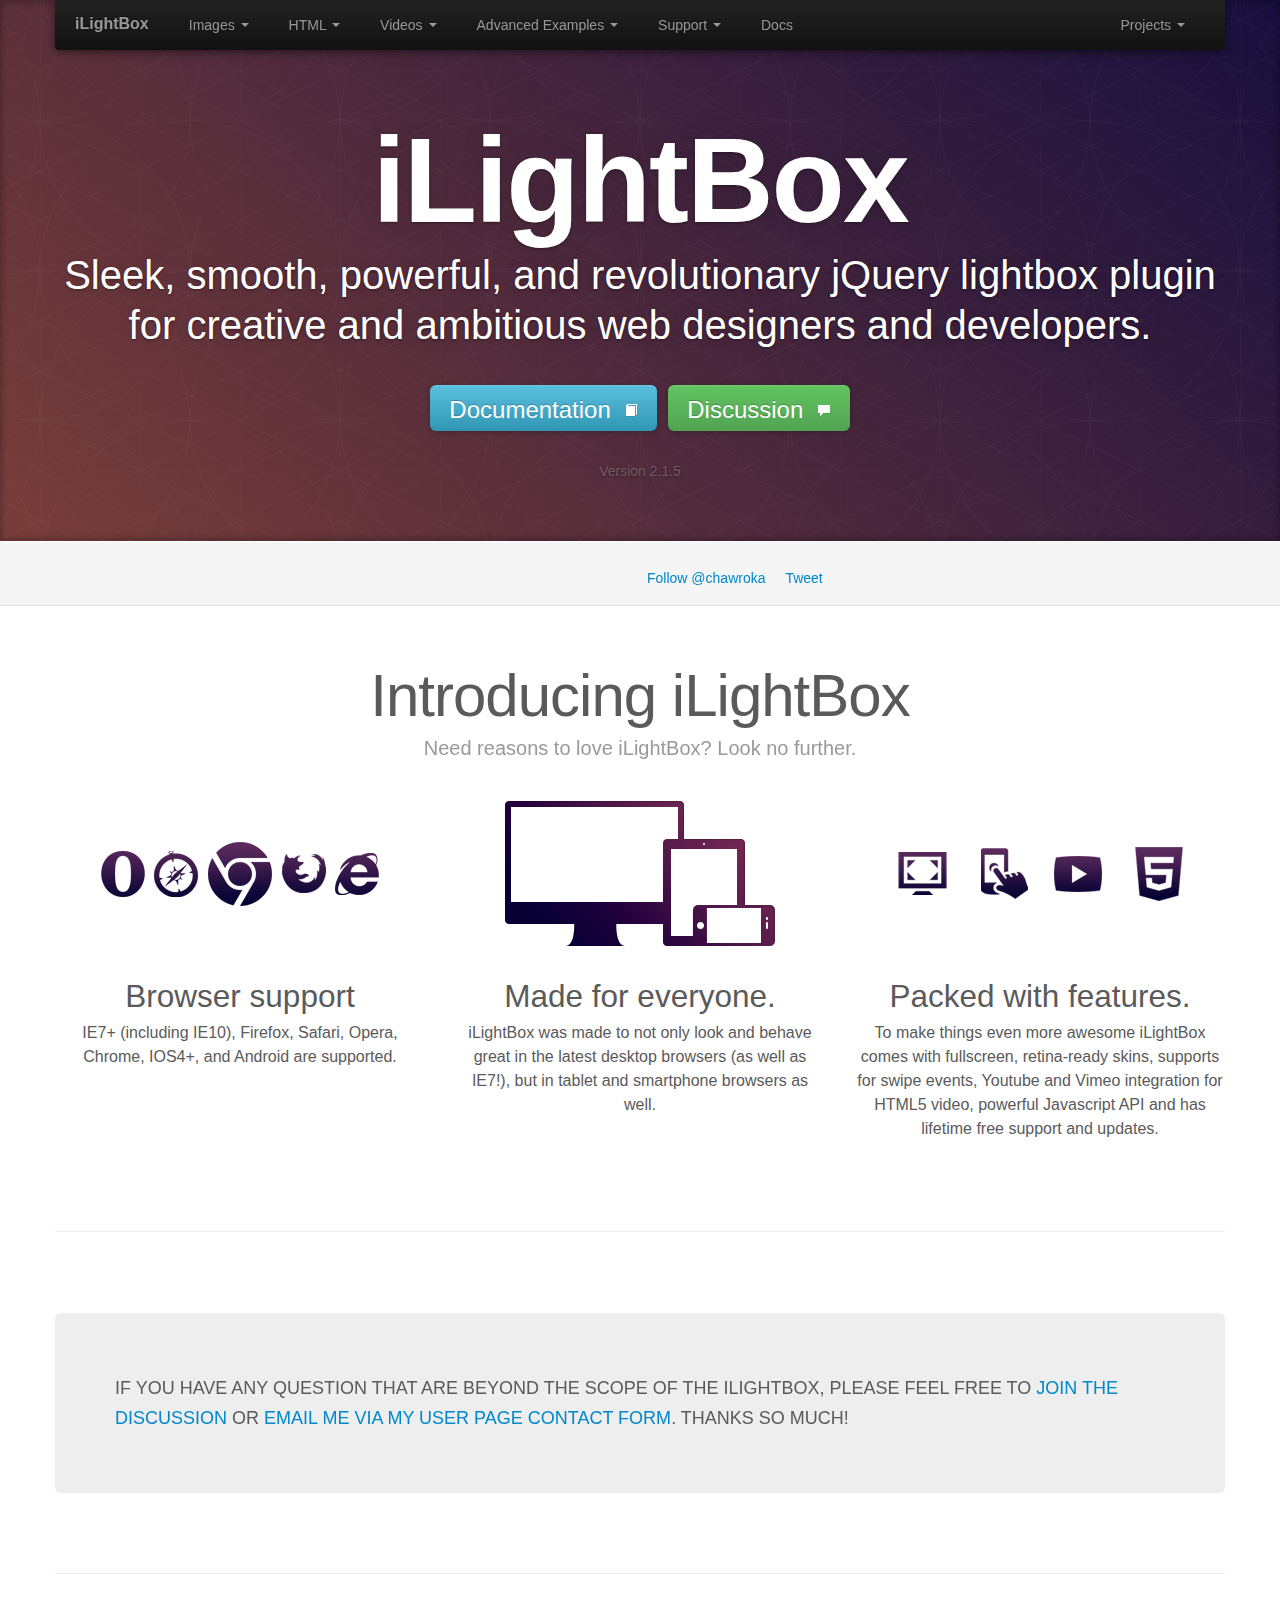
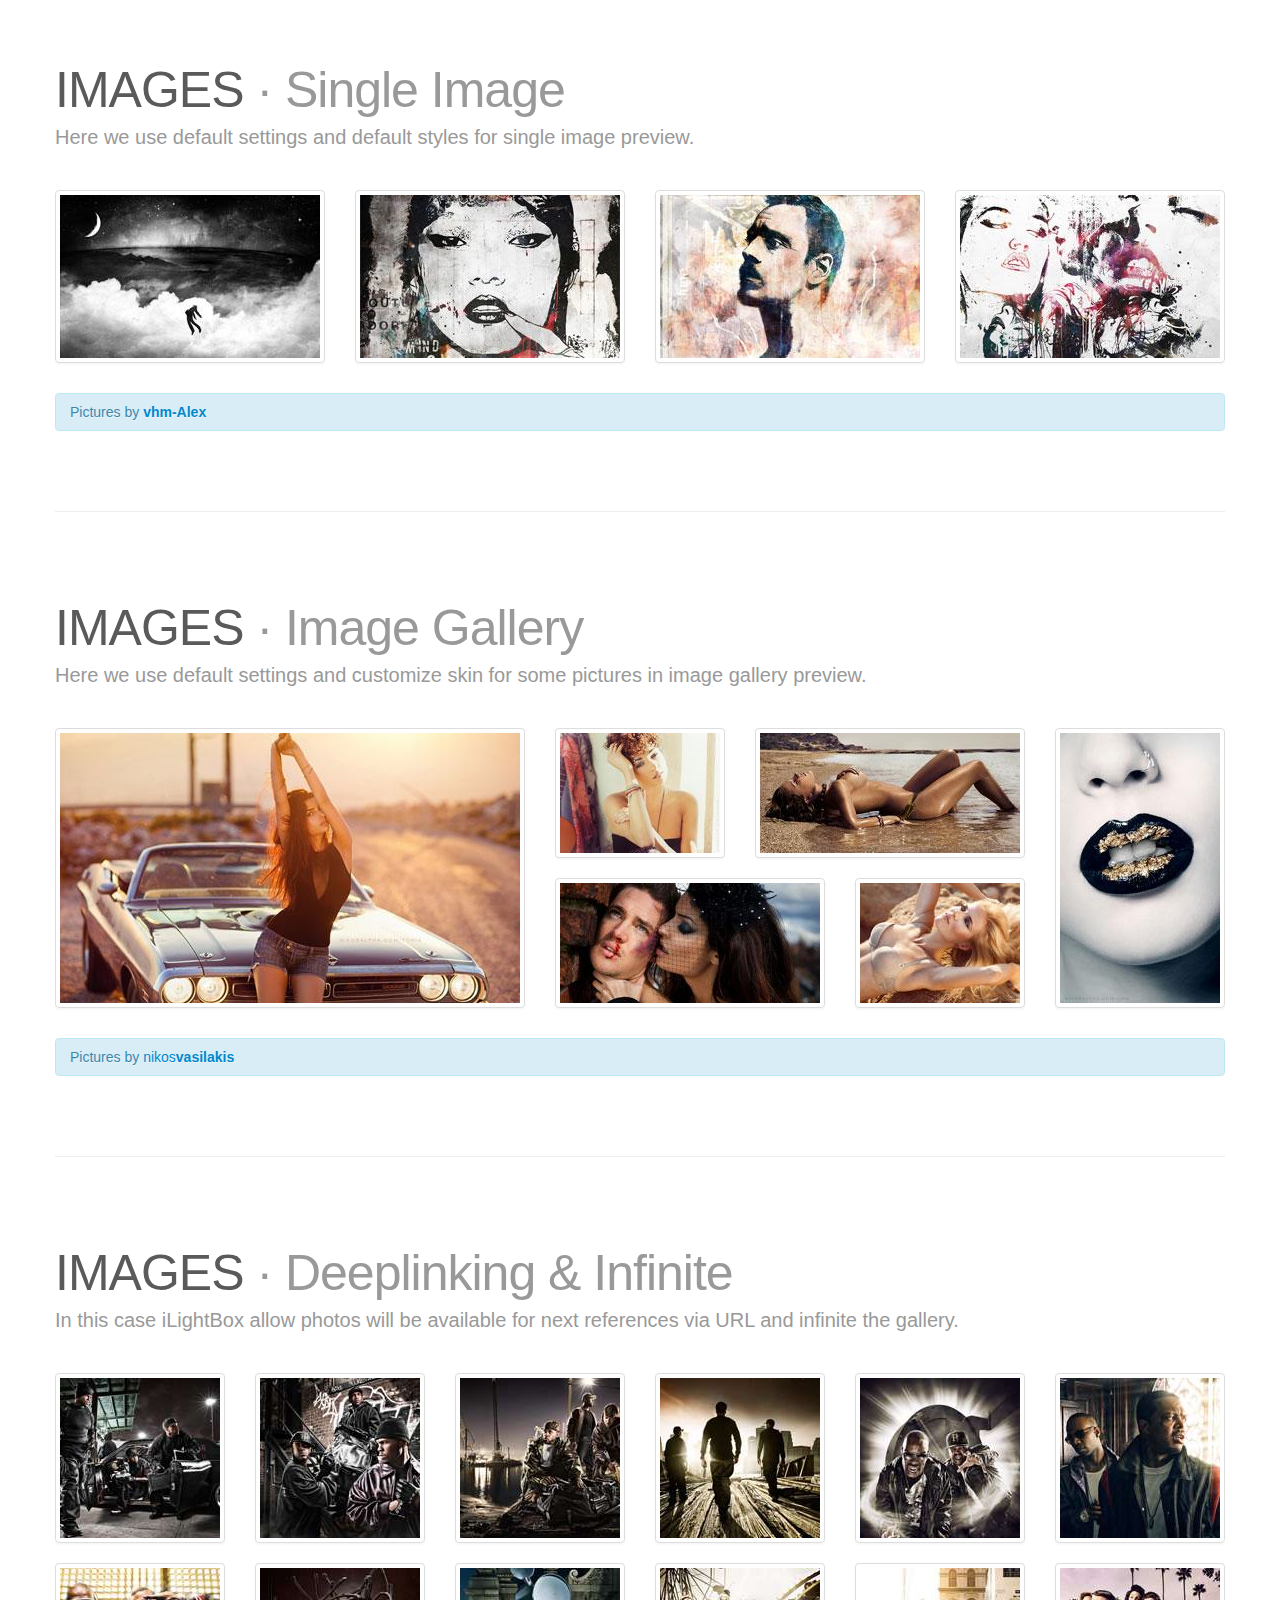
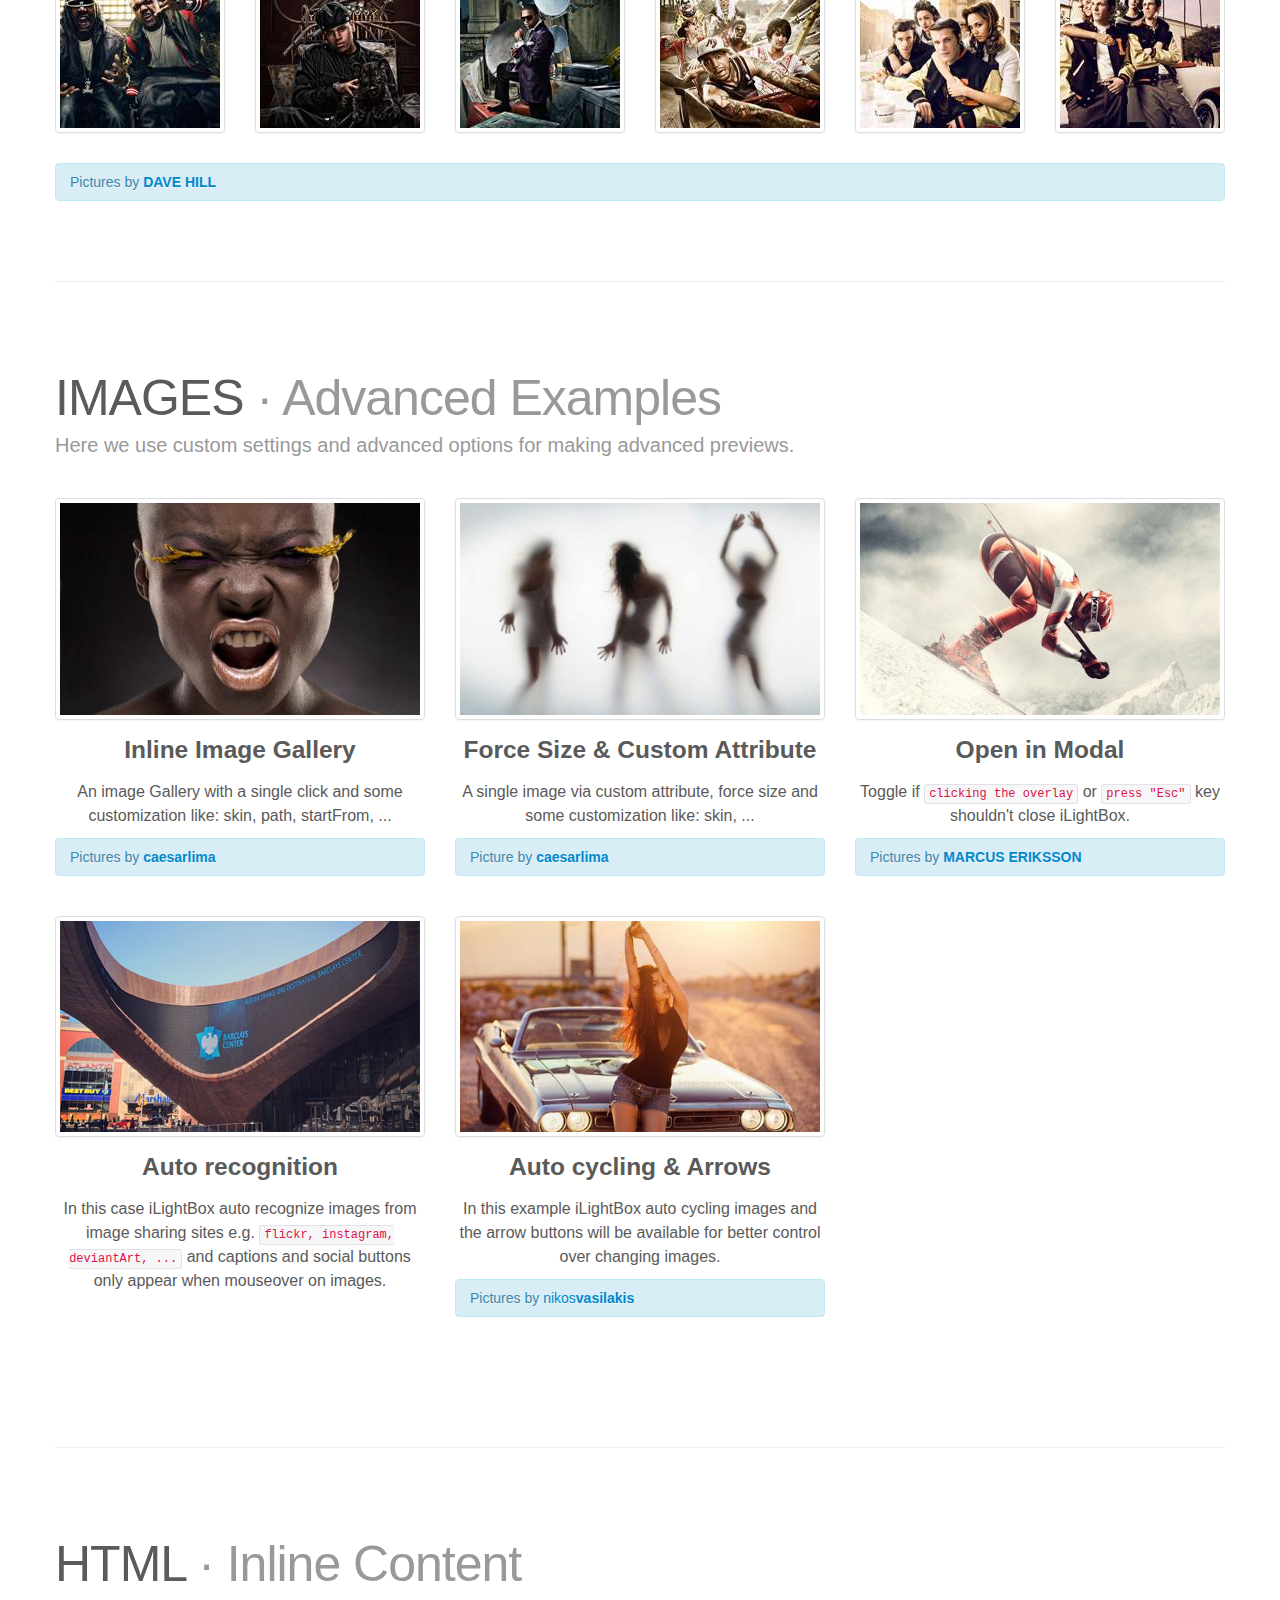
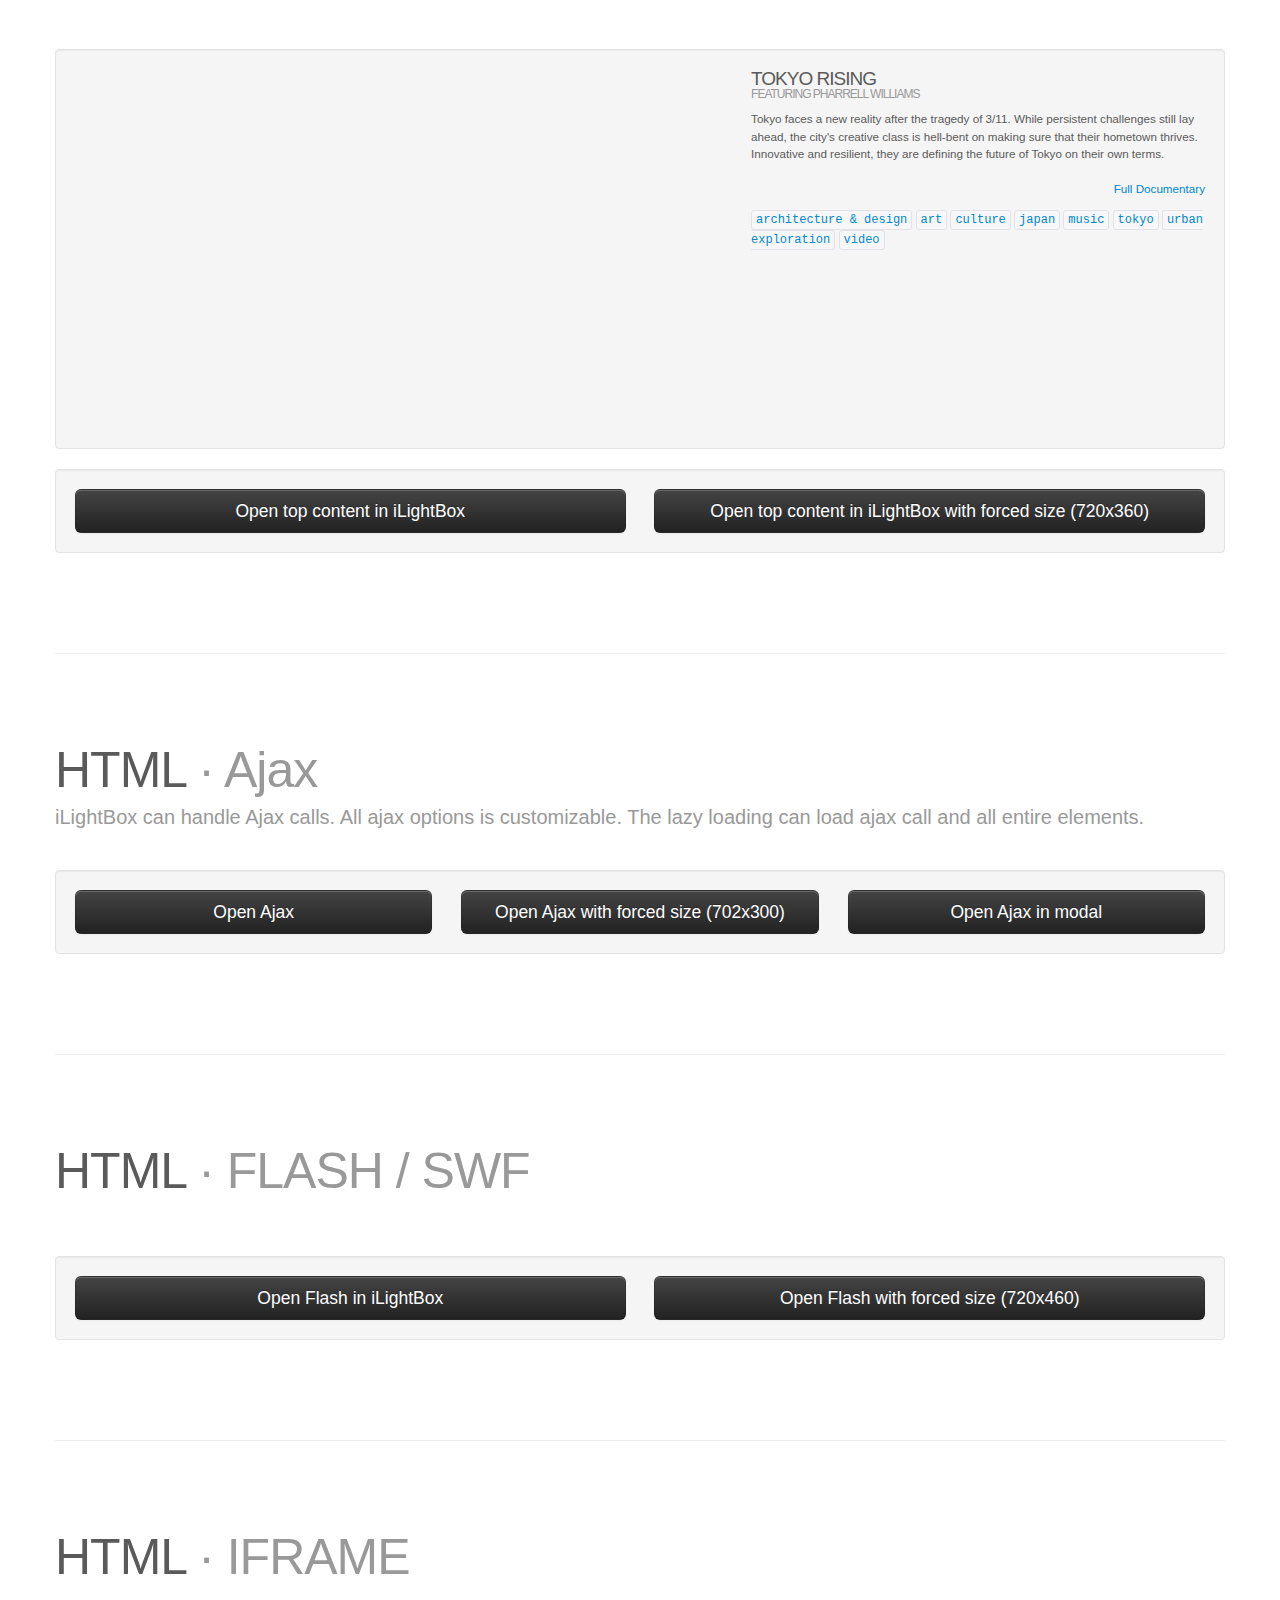
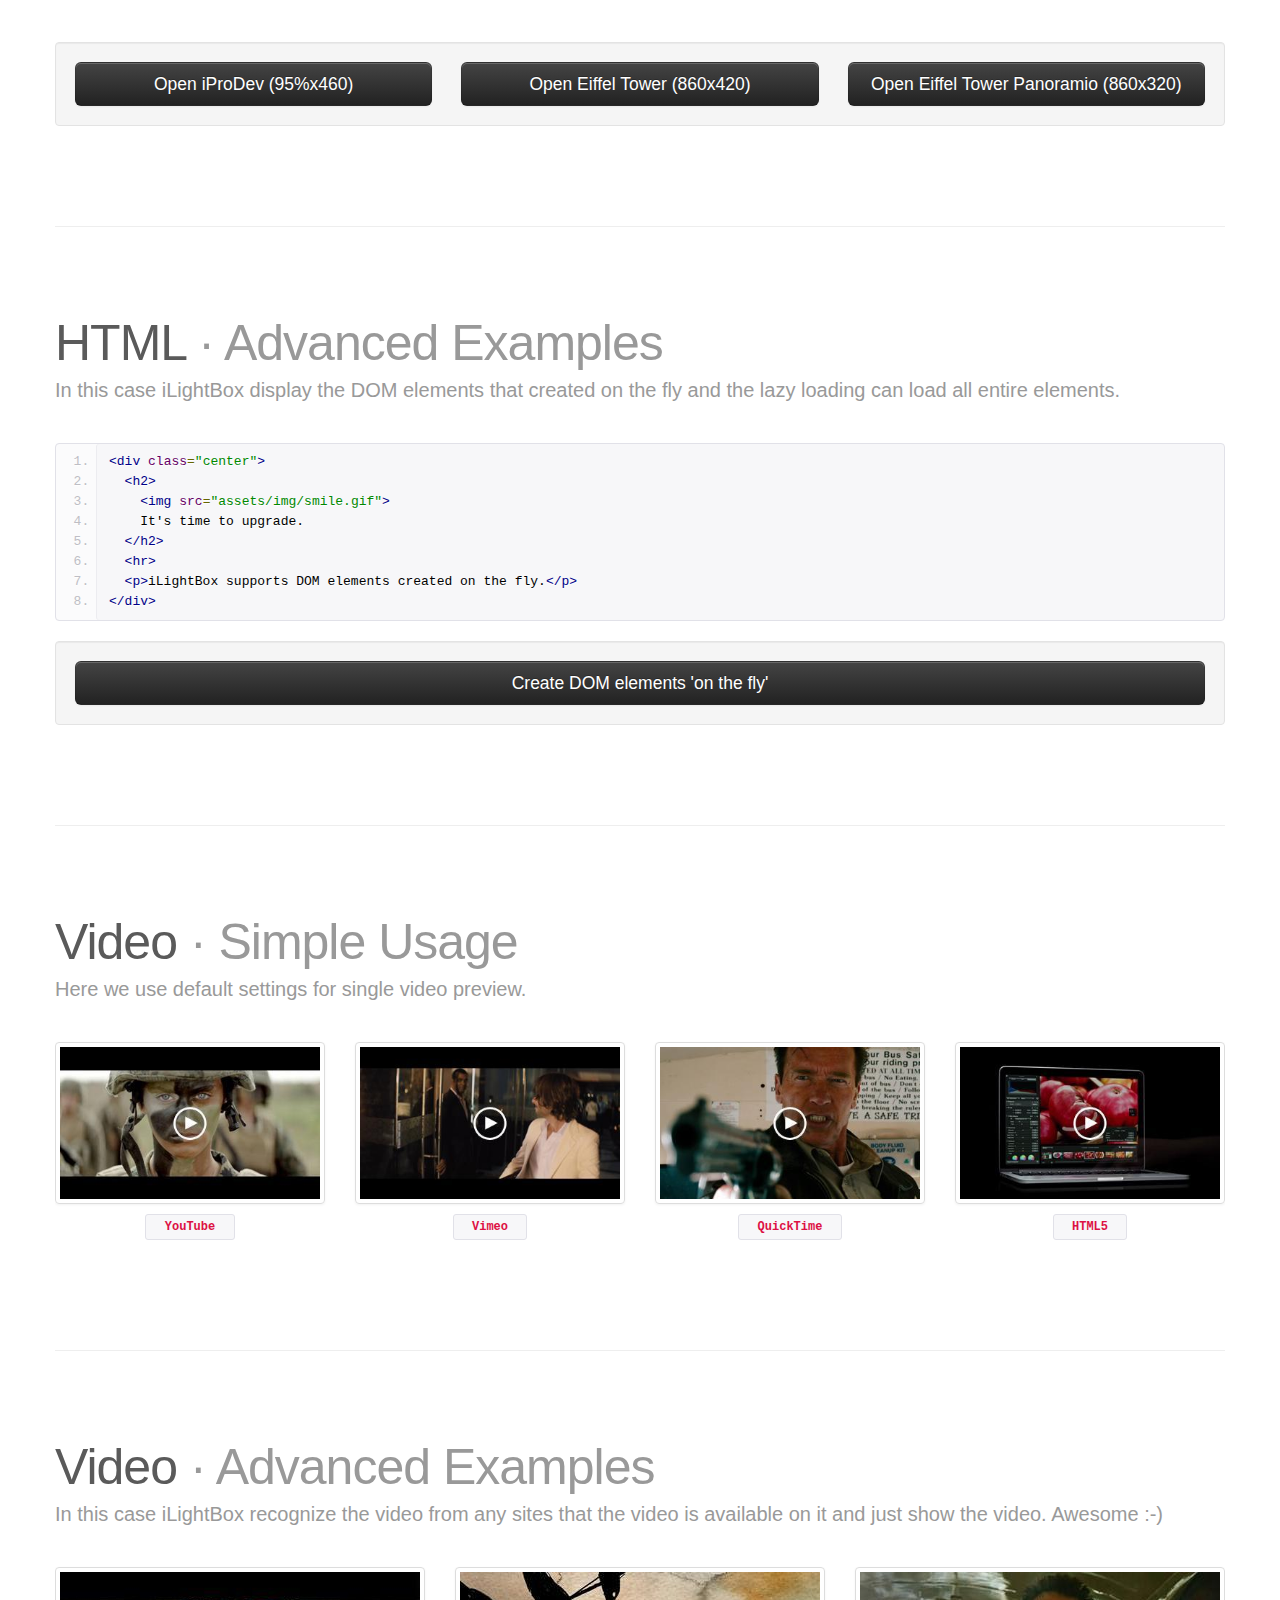
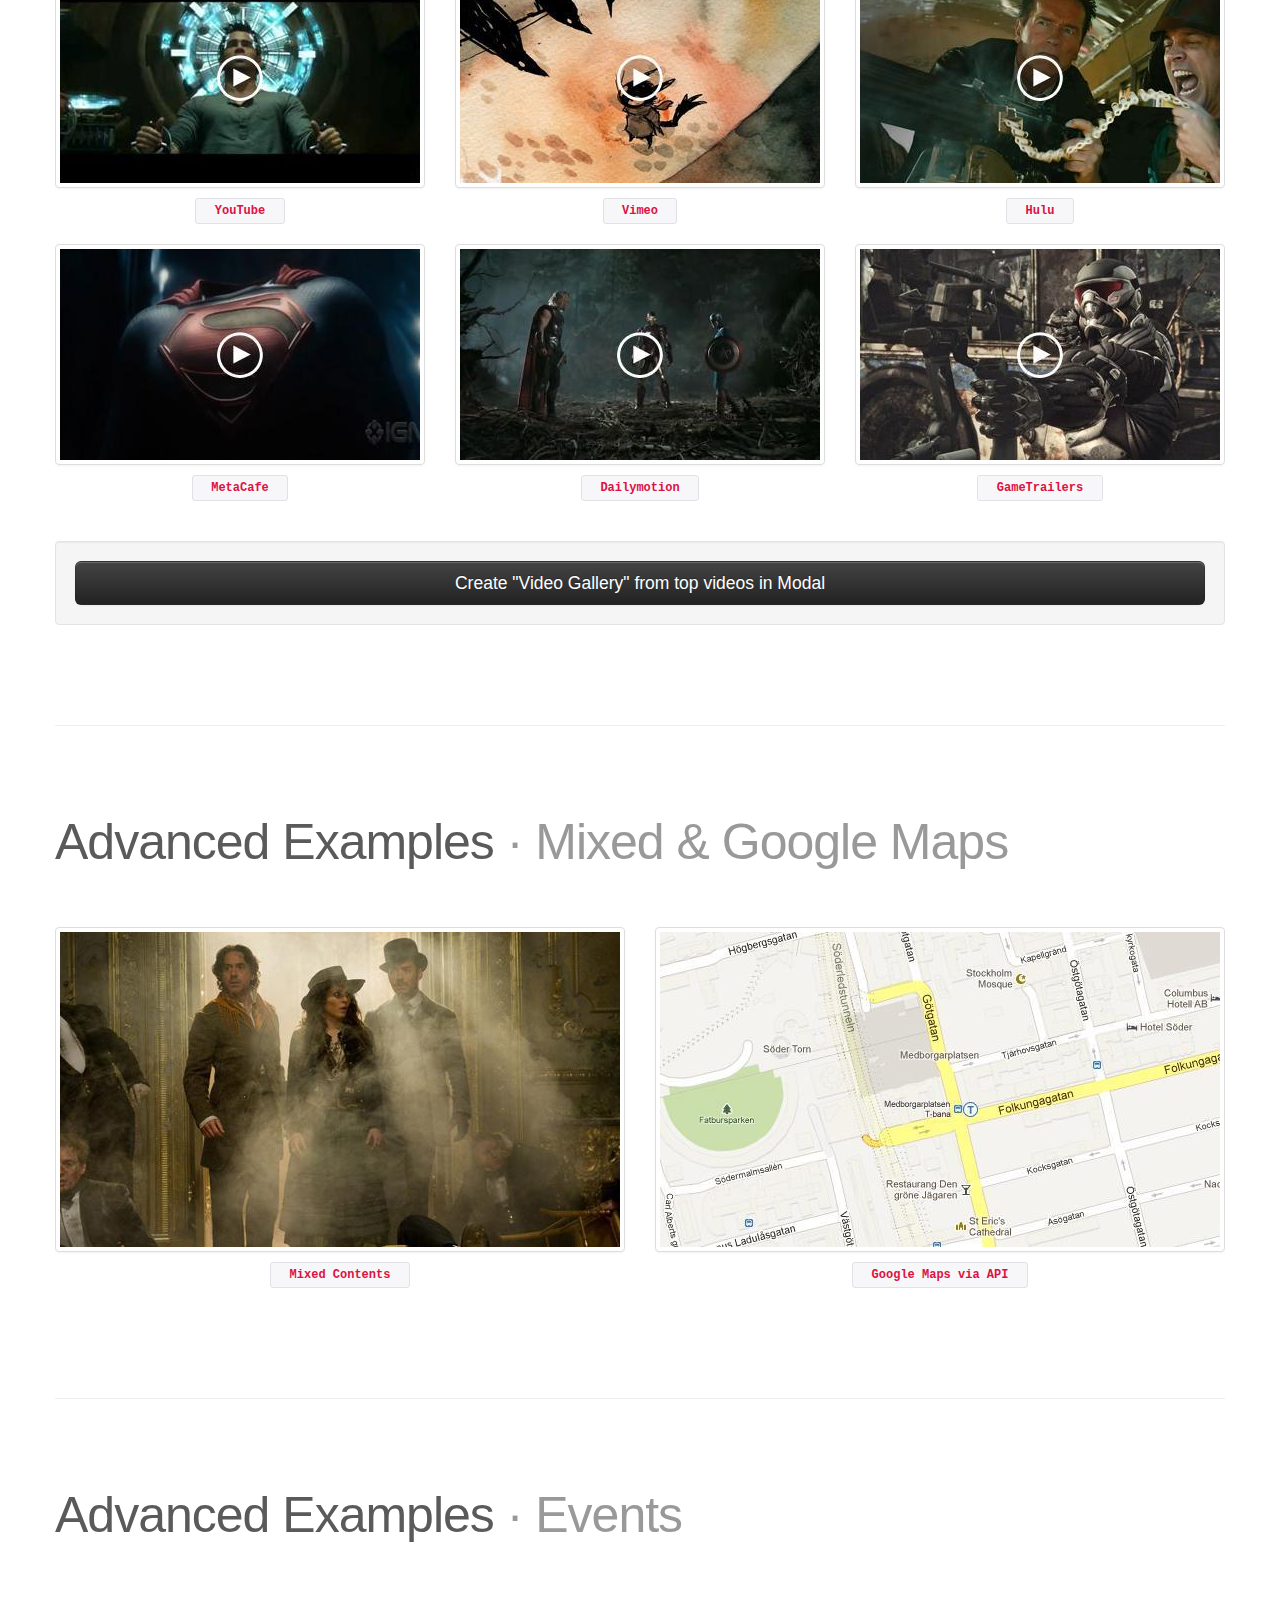
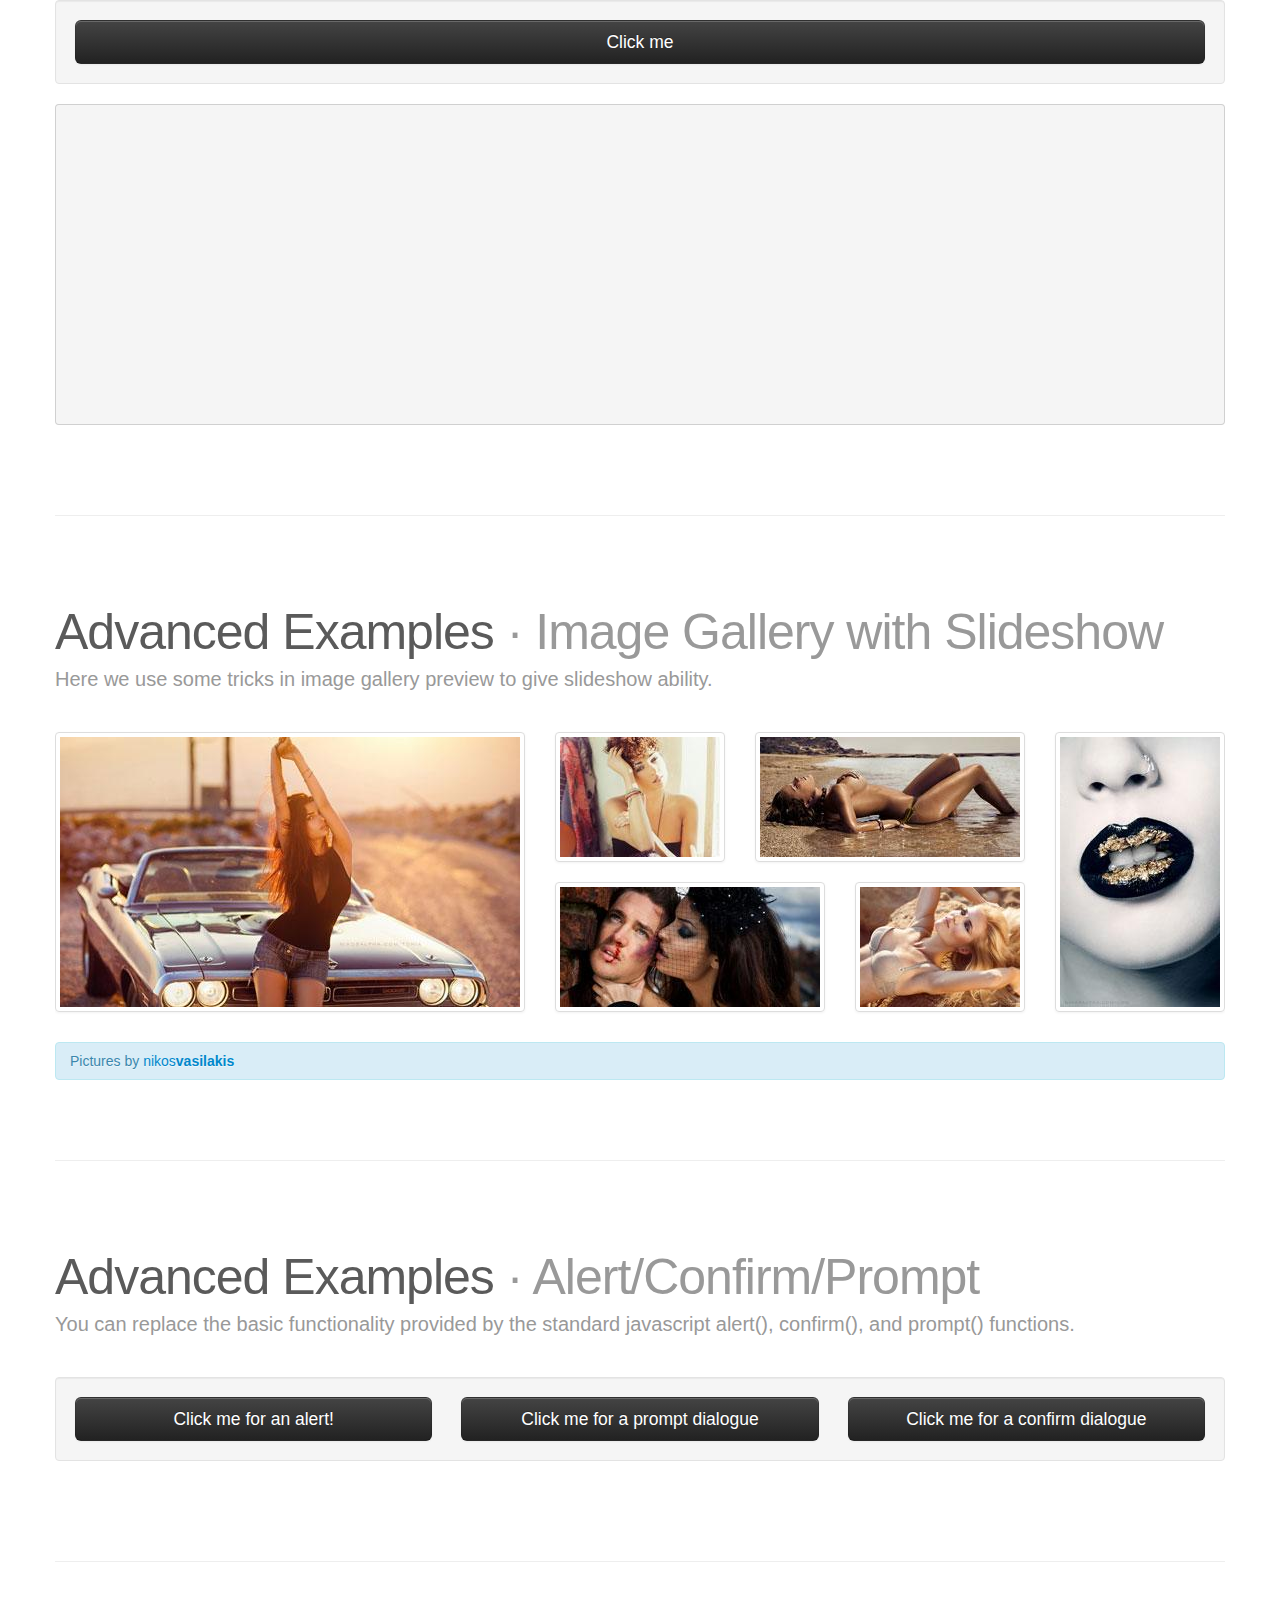
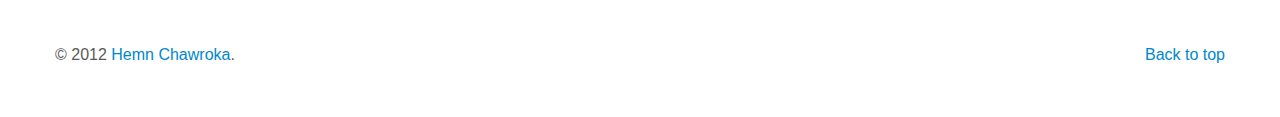
<file: codecanyon/index.html>
<!DOCTYPE html>
<html lang="en">
  <head>
    <meta charset="utf-8" />
    <title>iLightBox &middot; Revolutionary Lightbox Plugin</title>
	<meta http-equiv="X-UA-Compatible" content="IE=edge" />
    <meta name="viewport" content="width=device-width, initial-scale=1.0" />
    <meta name="description" content="" />
    <meta name="author" content="Hemn Chawroka" />

    <!-- Le styles -->
    <link href="assets/css/bootstrap.css" rel="stylesheet" />
    <link href="assets/css/bootstrap-responsive.css" rel="stylesheet" />
    <link href="assets/css/docs.css" rel="stylesheet" />
    <link href="assets/js/google-code-prettify/prettify.css" rel="stylesheet" />
    <link href="assets/css/demo_ajax_stevejobs.css" rel="stylesheet" />
    <link href="src/css/ilightbox.css" rel="stylesheet" />
    <style>

    /* GLOBAL STYLES
    -------------------------------------------------- */
    /* Padding below the footer and lighter body text */

    body {
      padding-top: 0;
      padding-bottom: 40px;
      color: #5a5a5a;
    }
	
	.jumbotron {
	  background: #793e3a; /* Old browsers */
	  background: -moz-linear-gradient(45deg,  #793e3a 0%, #170f3e 100%); /* FF3.6+ */
	  background: -webkit-gradient(linear, left bottom, right top, color-stop(0%,#793e3a), color-stop(100%,#170f3e)); /* Chrome,Safari4+ */
	  background: -webkit-linear-gradient(45deg,  #793e3a 0%,#170f3e 100%); /* Chrome10+,Safari5.1+ */
	  background: -o-linear-gradient(45deg,  #793e3a 0%,#170f3e 100%); /* Opera 11.10+ */
	  background: -ms-linear-gradient(45deg,  #793e3a 0%,#170f3e 100%); /* IE10+ */
	  background: linear-gradient(45deg,  #793e3a 0%,#170f3e 100%); /* W3C */
	  filter: progid:DXImageTransform.Microsoft.gradient( startColorstr='#793e3a', endColorstr='#170f3e',GradientType=1 ); /* IE6-9 fallback on horizontal gradient */
	}
	
	.masthead .btn {
	  padding: 11px 19px;
	}
	
	.masthead .btn [class^="icon-"] {
	  margin-top: 7px;
	}



    /* CUSTOMIZE THE NAVBAR
    -------------------------------------------------- */

    /* Special class on .container surrounding .navbar, used for positioning it into place. */
    .navbar-wrapper {
      position: fixed;
      z-index: 1035;
	  top: 0;
	  left: 0;
	  right: 0;
    }

    .navbar  {
      margin-bottom: 0;
    }

    /* Remove border and change up box shadow for more contrast */
    .navbar .navbar-inner {
      border: 0;
      -webkit-box-shadow: 0 2px 10px rgba(0,0,0,.5);
         -moz-box-shadow: 0 2px 10px rgba(0,0,0,.5);
              box-shadow: 0 2px 10px rgba(0,0,0,.5);
			  
      -webkit-border-radius: 0 0 4px 4px;
         -moz-border-radius: 0 0 4px 4px;
              border-radius: 0 0 4px 4px;
    }

    /* Downsize the brand/project name a bit */
    .navbar .brand {
      padding: 14px 20px 16px; /* Increase vertical padding to match navbar links */
      font-size: 16px;
      font-weight: bold;
      text-shadow: 0 -1px 0 rgba(0,0,0,.5);
    }

    /* Navbar links: increase padding for taller navbar */
    .navbar .nav > li > a {
      padding: 15px 20px;
    }

    /* Offset the responsive button for proper vertical alignment */
    .navbar .btn-navbar {
      margin-top: 10px;
    }



    /* CUSTOMIZE THE NAVBAR
    -------------------------------------------------- */
	.masthead {
		padding-top: 110px;
		padding-bottom: 60px;
	}



    /* MARKETING CONTENT
    -------------------------------------------------- */

    /* Center align the text within the three columns below the carousel */
    .marketing .span4, .marketing .span4 p, .marketing .marketing-byline {
      text-align: center;
    }
	.marketing .marketing-byline.left {
	  text-align: left;
      margin-top: -50px;
    }
    .marketing h2 {
      font-weight: normal;
    }
	.marketing p, .hero-unit {
	  text-align: left;
	}


    /* Featurettes
    ------------------------- */

    .featurette-divider {
      margin: 80px 0; /* Space out the Bootstrap <hr> more */
    }
    .featurette {
      overflow: hidden; /* Vertically center images part 2: clear their floats. */
	  text-align: left;
    }
    .featurette-image {
      margin-top: -120px; /* Vertically center images part 3: negative margin up the image the same amount of the padding to center it. */
    }

    /* Give some space on the sides of the floated elements so text doesn't run right into it. */
    .featurette-image.pull-left {
      margin-right: 40px;
    }
    .featurette-image.pull-right {
      margin-left: 40px;
    }

    /* Thin out the marketing headings */
    .featurette-heading {
      font-size: 50px;
      font-weight: 300;
      line-height: 1;
      letter-spacing: -1px;
	  margin-bottom: 60px !important;
    }
	
	.thumbnail > img {
	  margin: 0 auto;
	}



    /* RESPONSIVE CSS
    -------------------------------------------------- */

    @media (max-width: 979px) {

		.navbar-wrapper {
          position: relative;
		  margin-top: 20px;
		}

      .container.navbar-wrapper {
        margin-bottom: 0;
        width: auto;
      }
      .navbar-inner {
        border-radius: 0;
        margin: -20px 0;
      }

      .featurette {
        height: auto;
        padding: 0;
      }
      .featurette-image.pull-left,
      .featurette-image.pull-right {
        display: block;
        float: none;
        max-width: 40%;
        margin: 0 auto 20px;
      }
    }


    @media (max-width: 767px) {

      .navbar-inner {
        margin: -20px;
      }

      .marketing .span4 + .span4 {
        margin-top: 40px;
      }

      .featurette-heading {
        font-size: 30px;
      }
      .featurette .lead {
        font-size: 18px;
        line-height: 1.5;
      }

    }
	
	div.center {
		width: 450px;
		height: 260px;
		text-align: center;
	}
	
	div.center h2 {
		display: block;
		margin: 0;
	}
	
	div.center h2 img {
		display: block;
		margin: 0 auto;
		padding: 20px;
	}
	
	.ilightbox-dialogue .ilightbox-container, .ilightbox-dialogue .ilightbox-inner-toolbar {
		width: auto !important;
		height: auto !important;
	}
	
	.dialogue {
		min-width: 200px;
		max-width: 600px;
		max-height: 400px;
		padding: 20px;
		padding-top: 20px;
	}
	
	.dialogue .btn {
		float: right;
		padding-right: 20px;
		padding-left: 20px;
		margin-left: 10px;
		margin-top: 10px;
	}
	
	/* Slidshow button styles */
	a.slideshow_button {
		display: none;
		position: fixed;
		left: 0;
		right: 0;
		bottom: 35px;
		padding: 14px 30px;
		margin: auto;
		cursor: pointer;
		font-size: 22px;
		z-index: 100001;
		width: 140px;
	}
	
	html.win .ilightbox-noscroll, html.win .ilightbox-noscroll .navbar-wrapper {
		padding-right: 17px;
	}
	
	html.linux .ilightbox-noscroll, html.linux .ilightbox-noscroll .navbar-wrapper {
		padding-right: 13px;
	}
    </style>
	<!--[if IE 7]>
    <style>
	.jumbotron {
	  background: #47263C url(assets/img/bs-docs-masthead-pattern.png) repeat center center;
	  filter: none;
	}
	
    .navbar-wrapper {
      width: 100%;
    }
    </style>
	<![endif]-->
	
    <!-- HTML5 shim, for IE6-8 support of HTML5 elements -->
    <!--[if lt IE 9]>
      <script src="http://html5shim.googlecode.com/svn/trunk/html5.js"></script>
    <![endif]-->
  </head>

  <body data-spy="scroll" data-target=".navbar">



    <!-- NAVBAR
    ================================================== -->
    <!-- Wrap the .navbar in .container to center it on the page and provide easy way to target it with .navbar-wrapper. -->
    <div class="container navbar-wrapper">

      <div class="navbar navbar-inverse">
        <div class="navbar-inner">
          <!-- Responsive Navbar Part 1: Button for triggering responsive navbar (not covered in tutorial). Include responsive CSS to utilize. -->
          <a class="btn btn-navbar" data-toggle="collapse" data-target=".nav-collapse">
            <span class="icon-bar"></span>
            <span class="icon-bar"></span>
            <span class="icon-bar"></span>
          </a>
          <a class="brand" href="http://ilightbox.net/">iLightBox</a>
          <!-- Responsive Navbar Part 2: Place all navbar contents you want collapsed withing .navbar-collapse.collapse. -->
          <div class="nav-collapse collapse">
            <ul class="nav">
              <li style="display: none;"><a href="#home">Home</a></li>
              <li class="dropdown">
                <a href="#" class="dropdown-toggle" data-toggle="dropdown">Images <b class="caret"></b></a>
                <ul class="dropdown-menu">
                  <li><a href="#singleimage">Single Image</a></li>
                  <li><a href="#imagegallery">Image Gallery</a></li>
                  <li><a href="#deeplinking_looping">Deeplinking & Infinite</a></li>
                  <li><a href="#advanced_images">Advanced Examples</a></li>
                </ul>
              </li>
              <li class="dropdown">
                <a href="#" class="dropdown-toggle" data-toggle="dropdown">HTML <b class="caret"></b></a>
                <ul class="dropdown-menu">
                  <li><a href="#html_inline_content">Inline Content</a></li>
                  <li><a href="#html_ajax">Ajax</a></li>
                  <li><a href="#html_flash">Flash / SWF</a></li>
                  <li><a href="#html_iframe">IFRAME</a></li>
                  <li><a href="#html_advanced_examples">Advanced Examples</a></li>
                </ul>
              </li>
              <li class="dropdown">
                <a href="#" class="dropdown-toggle" data-toggle="dropdown">Videos <b class="caret"></b></a>
                <ul class="dropdown-menu">
                  <li><a href="#video_simple">Simple Usage</a></li>
                  <li><a href="#video_advanced_examples">Advanced Examples</a></li>
                </ul>
              </li>
              <li class="dropdown">
                <a href="#" class="dropdown-toggle" data-toggle="dropdown">Advanced Examples <b class="caret"></b></a>
                <ul class="dropdown-menu">
                  <li><a href="#advanced_mixed">Mixed Contents & Google Maps via API</a></li>
                  <li><a href="#advanced_events">Events</a></li>
                  <li><a href="#galley_with_slideshow">Image Gallery with Slideshow</a></li>
                  <li><a href="#advanced_dialogues">Alert/Confirm/Prompt</a></li>
                  <li><a href="plus_comment.html">Image Preview + Sidebar</a></li>
                  <li><a href="infinite_scroll.html">Infinite Scroll Gallery</a></li>
                  <li><a href="responsive_slider.html">Responsive Slider!</a></li>
                </ul>
              </li>
              <li class="dropdown">
                <a href="#" class="dropdown-toggle" data-toggle="dropdown">Support <b class="caret"></b></a>
                <ul class="dropdown-menu">
                  <li><a href="http://ilightbox.net/discussion.html">Discussion</a></li>
                  <li><a href="http://ilightbox.net/faq.html">Frequently Asked Questions</a></li>
                  <li><a href="http://ilightbox.net/changelog.html">Changelog</a></li>
                </ul>
              </li>
              <li><a href="http://ilightbox.net/documentation.html">Docs</a></li>
            </ul>
            <ul class="nav pull-right">
              <li class="dropdown">
                <a href="#" class="dropdown-toggle" data-toggle="dropdown">Projects <b class="caret"></b></a>
                <ul class="dropdown-menu" id="projects_container">
                </ul>
              </li>
            </ul>
          </div><!--/.nav-collapse -->
        </div><!-- /.navbar-inner -->
      </div><!-- /.navbar -->

    </div><!-- /.container -->

<div class="jumbotron masthead" id="home">
  <div class="container">
    <h1>iLightBox</h1>
    <p>Sleek, smooth, powerful, and revolutionary jQuery lightbox plugin for creative and ambitious web designers and developers.</p>
    <p>
      <a href="http://ilightbox.net/documentation.html" class="btn btn-info btn-large">Documentation&nbsp;&nbsp;<i class="icon-book icon-white"></i></a>
      <a href="http://ilightbox.net/discussion.html" class="btn btn-success btn-large">Discussion&nbsp;&nbsp;<i class="icon-comment icon-white"></i></a>
    </p>
    <ul class="masthead-links">
      <li>
        Version 2.1.5
      </li>
    </ul>
  </div>
</div>

<div class="bs-docs-social">
  <div class="container">
    <ul class="bs-docs-social-buttons">
      <li>
        <iframe src="http://www.facebook.com/plugins/like.php?href=http%3A%2F%2Filightbox.net%2F&amp;send=false&amp;layout=button_count&amp;width=150&amp;show_faces=true&amp;font&amp;colorscheme=light&amp;action=recommend&amp;height=21" scrolling="no" frameborder="0" style="border:none; overflow:hidden; width:150px; height:21px;" allowTransparency="true"></iframe>
      </li>
      <li>
        <div class="g-plusone" data-size="medium" data-href="http://ilightbox.net/"></div>
      </li>
      <li class="follow-btn">
        <a href="https://twitter.com/chawroka" class="twitter-follow-button" data-link-color="#0069D6" data-show-count="true">Follow @chawroka</a>
      </li>
      <li class="tweet-btn">
        <a href="https://twitter.com/share" class="twitter-share-button" data-url="http://ilightbox.net/" data-count="horizontal" data-via="chawroka" data-related="@chawroka:iLightBox - Revolutionary Lightbox for creative and ambitious web designers and developers.">Tweet</a>
      </li>
    </ul>
  </div>
</div>



    <!-- Marketing messaging and featurettes
    ================================================== -->
    <!-- Wrap the rest of the page in another container to center all the content. -->

<div class="container marketing">


    <h1>Introducing iLightBox</h1>
    <p class="marketing-byline">Need reasons to love iLightBox? Look no further.</p>

    <div class="row-fluid">
      <div class="span4">
        <img src="assets/img/cross-browser.png">
        <h2>Browser support</h2>
        <p align="center">IE7+ (including IE10), Firefox, Safari, Opera, Chrome, IOS4+, and Android are supported.</p>
      </div>
      <div class="span4">
        <img src="assets/img/bs-docs-responsive-illustrations.png">
        <h2>Made for everyone.</h2>
        <p align="center">iLightBox was made to not only look and behave great in the latest desktop browsers (as well as IE7!), but in tablet and smartphone browsers as well.</p>
      </div>
      <div class="span4">
        <img src="assets/img/bs-docs-bootstrap-features.png">
        <h2>Packed with features.</h2>
        <p align="center">To make things even more awesome iLightBox comes with fullscreen, retina-ready skins, supports for swipe events, Youtube and Vimeo integration for HTML5 video, powerful Javascript API and has lifetime free support and updates.</p>
      </div>
    </div>

      <hr class="featurette-divider">
	
	<div class="hero-unit">
	  IF YOU HAVE ANY QUESTION THAT ARE BEYOND THE SCOPE OF THE ILIGHTBOX, PLEASE FEEL FREE TO <a href="http://ilightbox.net/discussion.html">JOIN THE DISCUSSION</a> OR <a href="http://codecanyon.net/user/hemn?ref=hemn">EMAIL ME VIA MY USER PAGE CONTACT FORM</a>. THANKS SO MUCH!
	</div>



      <!-- START THE FEATURETTES -->

      <hr class="featurette-divider" id="singleimage">

      <div class="featurette">
        <h2 class="featurette-heading">IMAGES <span class="muted">&middot; Single Image</span></h2>
		<p class="marketing-byline left">Here we use default settings and default styles for single image preview.</p>
			<ul class="thumbnails">
              <li class="span3">
                <a id="singleimage_1" href="assets/img/photos/lost_in_the_world_by_vhm_alex-d5mbdg7.jpg" class="thumbnail" data-caption="I'm lost in the world, I'm down on my mind, I'm building a city, And I'm down for the night.">
                  <img src="assets/img/thumbnails/lost_in_the_world_by_vhm_alex-d5mbdg7.jpg">
                </a>
              </li>
              <li class="span3">
                <a id="singleimage_2" href="assets/img/photos/princess_of_china_by_vhm_alex-d5gu1a2.jpg" class="thumbnail" data-caption="You really hurt me.">
                  <img src="assets/img/thumbnails/princess_of_china_by_vhm_alex-d5gu1a2.jpg">
                </a>
              </li>
              <li class="span3">
                <a id="singleimage_3" href="assets/img/photos/shame_by_vhm_alex-d58ipnj.jpg" class="thumbnail" data-caption="An interpretation of Michael Fassbender as Brandon, a sex addict in director Steve McQueen's 2011 film <i>Shame</i>.">
                  <img src="assets/img/thumbnails/shame_by_vhm_alex-d58ipnj.jpg">
                </a>
              </li>
              <li class="span3">
                <a id="singleimage_4" href="assets/img/photos/love_will_tear_us_apart_by_vhm_alex-d4tqff9.jpg" class="thumbnail">
                  <img src="assets/img/thumbnails/love_will_tear_us_apart_by_vhm_alex-d4tqff9.jpg">
                </a>
              </li>
            </ul>
      </div>
	  
	  <div class="alert alert-info" align="left">
	    Pictures by <a href="http://vhm-alex.deviantart.com/" target="_blank"><b>vhm-Alex</b></a>
	  </div>

      <hr class="featurette-divider" id="imagegallery">

      <div class="featurette">
        <h2 class="featurette-heading">IMAGES <span class="muted">&middot; Image Gallery</span></h2>
        <p class="marketing-byline left">Here we use default settings and customize skin for some pictures in image gallery preview.</p>
	  
		  <ul class="thumbnails" id="image_gallery">
			<li class="span5">
			  <a href="assets/img/photos/challenger_by_nikosalpha-d5mgk3u.jpg" data-options="thumbnail: 'assets/img/thumbnails/challenger_by_nikosalpha-d5mgk3u.jpg'" class="thumbnail" data-caption="Presenting Tonia Sotiropoulou, in a new 2012 shooting. Tonia is currently in the big screen with James Bond's Skyfall. This photo is a sample for magazine use, more photos will follow in the future. See previous work with her at <a href='http://nikosalpha.com/tonia'>nikosalpha.com/tonia</a>.">
				<img src="assets/img/thumbnails/challenger_by_nikosalpha-d5mgk3u.jpg">
			  </a>
			</li>
			<li class="span2">
			  <a href="assets/img/photos/catharine_by_nikosalpha-d5drzr1.jpg" data-options="thumbnail: 'assets/img/thumbnails/catharine_by_nikosalpha-d5drzr1.jpg'" class="thumbnail" data-caption="Presenting Catharine. She is a young multitalented beautiful voice singing in the UK. Follow her work <a href='https://www.facebook.com/CatharineAmorosoMusic'>here</a>">
				<img src="assets/img/thumbnails/catharine_by_nikosalpha-d5drzr1.jpg">
			  </a>
			</li>
			<li class="span3">
			  <a href="assets/img/photos/underexposed_by_nikosalpha.jpg" data-options="thumbnail: 'assets/img/thumbnails/underexposed_by_nikosalpha.jpg'" class="thumbnail">
				<img src="assets/img/thumbnails/underexposed_by_nikosalpha.jpg">
			  </a>
			</li>
			<li class="span2 pull-right">
			  <a href="assets/img/photos/auric_by_nikosalpha-d4ymtor.jpg" data-options="thumbnail: 'assets/img/thumbnails/auric_by_nikosalpha-d4ymtor.jpg', skin: 'light'" class="thumbnail" data-caption="One more photo of one of my favorite subjects, the Lips. I decided to create a unique tag in my website only for them. Here they are so far: <a href='http://nikosalpha.com/lips'>nikosalpha.com/lips</a>.">
				<img src="assets/img/thumbnails/auric_by_nikosalpha-d4ymtor.jpg">
			  </a>
			</li>
			<li class="span3">
			  <a href="assets/img/photos/piece_by_nikosalpha-d3bc2cc.jpg" data-options="thumbnail: 'assets/img/thumbnails/piece_by_nikosalpha-d3bc2cc.jpg'" class="thumbnail" data-caption="The sweetest piece of my life">
				<img src="assets/img/thumbnails/piece_by_nikosalpha-d3bc2cc.jpg">
			  </a>
			</li>
			<li class="span2">
			  <a href="assets/img/photos/blonde_by_nikosalpha-d5hk45h.jpg" data-options="thumbnail: 'assets/img/thumbnails/blonde_by_nikosalpha-d5hk45h.jpg'" class="thumbnail" data-caption="New session with the singer Valerie Kalenti! (:">
				<img src="assets/img/thumbnails/blonde_by_nikosalpha-d5hk45h.jpg">
			  </a>
			</li>
		  </ul>
      </div>
	  
	  <div class="alert alert-info" align="left">
	    Pictures by <a href="http://nikosalpha.com" target="_blank">nikos<b>vasilakis</b></a>
	  </div>

      <hr class="featurette-divider" id="deeplinking_looping">

      <div class="featurette">
        <h2 class="featurette-heading">IMAGES <span class="muted">&middot; Deeplinking & Infinite</span></h2>
        <p class="marketing-byline left">In this case iLightBox allow photos will be available for next references via URL and infinite the gallery.</p>
	  
		  <ul class="thumbnails" id="deeplinking_looping_gallery">
			<li class="span2">
			  <a href="assets/img/photos/music/01-G-Unit.jpg" class="thumbnail">
				<img src="assets/img/thumbnails/music/01-G-Unit.jpg">
			  </a>
			</li>
			<li class="span2">
			  <a href="assets/img/photos/music/02-G-Unit.jpg" class="thumbnail">
				<img src="assets/img/thumbnails/music/02-G-Unit.jpg">
			  </a>
			</li>
			<li class="span2">
			  <a href="assets/img/photos/music/03-G-Unit.jpg" class="thumbnail">
				<img src="assets/img/thumbnails/music/03-G-Unit.jpg">
			  </a>
			</li>
			<li class="span2">
			  <a href="assets/img/photos/music/04-G-Unit.jpg" class="thumbnail">
				<img src="assets/img/thumbnails/music/04-G-Unit.jpg">
			  </a>
			</li>
			<li class="span2">
			  <a href="assets/img/photos/music/07-Three-6-Mafia.jpg" class="thumbnail">
				<img src="assets/img/thumbnails/music/07-Three-6-Mafia.jpg">
			  </a>
			</li>
			<li class="span2">
			  <a href="assets/img/photos/music/08-Three-6-Mafia.jpg" class="thumbnail">
				<img src="assets/img/thumbnails/music/08-Three-6-Mafia.jpg">
			  </a>
			</li>
			<li class="span2">
			  <a href="assets/img/photos/music/09-Three-6-Mafia.jpg" class="thumbnail">
				<img src="assets/img/thumbnails/music/09-Three-6-Mafia.jpg">
			  </a>
			</li>
			<li class="span2">
			  <a href="assets/img/photos/music/10-Chris-Brown.jpg" class="thumbnail">
				<img src="assets/img/thumbnails/music/10-Chris-Brown.jpg">
			  </a>
			</li>
			<li class="span2">
			  <a href="assets/img/photos/music/11-Chris-Brown.jpg" class="thumbnail">
				<img src="assets/img/thumbnails/music/11-Chris-Brown.jpg">
			  </a>
			</li>
			<li class="span2">
			  <a href="assets/img/photos/music/13-Gym-Class-Heroes.jpg" class="thumbnail">
				<img src="assets/img/thumbnails/music/13-Gym-Class-Heroes.jpg">
			  </a>
			</li>
			<li class="span2">
			  <a href="assets/img/photos/music/16-3OH!3.jpg" class="thumbnail">
				<img src="assets/img/thumbnails/music/16-3OH!3.jpg">
			  </a>
			</li>
			<li class="span2">
			  <a href="assets/img/photos/music/17-3OH!3.jpg" class="thumbnail">
				<img src="assets/img/thumbnails/music/17-3OH!3.jpg">
			  </a>
			</li>
		  </ul>
      </div>
	  
	  <div class="alert alert-info" align="left">
		Pictures by <a href="http://www.davehillphoto.com/music/" target="_blank"><b>DAVE HILL</b></a>
	  </div>

      <hr class="featurette-divider" id="advanced_images">

      <div class="featurette">
        <h2 class="featurette-heading">IMAGES <span class="muted">&middot; Advanced Examples</span></h2>
        <p class="marketing-byline left">Here we use custom settings and advanced options for making advanced previews.</p>
		
		<ul class="thumbnails advanced-images">
		  <li class="span4">
			  <a href="#" id="inline_gallery" class="thumbnail"><img src="assets/img/thumbnails/599_1nero_splash_1.jpg"></a>
			  <div class="caption">
				<h3>Inline Image Gallery</h3>
				<p>An image Gallery with a single click and some customization like: skin, path, startFrom, ...</p>
			  </div>
	  
			  <div class="alert alert-info" align="left">
				Pictures by <a href="http://www.caesarlima.com/#mi=2&pt=1&pi=10000&s=0&p=1&a=0&at=0" target="_blank"><b>caesarlima</b></a>
			  </div>
		  </li>
		  <li class="span4">
			  <a id="forceresize" href="http://www.caesarlima.com/#mi=2&pt=1&pi=10000&s=7&p=2&a=0&at=0" photo="assets/img/photos/caesarlima/481_1cae_shadow.jpg" data-options="width:400, width:400" target="_blank" class="thumbnail"><img src="assets/img/thumbnails/481_1cae_shadow.jpg"></a>
			  <div class="caption">
				<h3>Force Size & Custom Attribute</h3>
				<p>A single image via custom attribute, force size and some customization like: skin, ...</p>
			  </div>
	  
			  <div class="alert alert-info" align="left">
				Picture by <a href="http://www.caesarlima.com/#mi=2&pt=1&pi=10000&s=7&p=2&a=0&at=0" target="_blank"><b>caesarlima</b></a>
			  </div>
		  </li>
		  <li class="span4">
			  <a id="open_in_modal" href="http://marcuseriksson.net/c/s/ski/" target="_blank" class="thumbnail"><img src="assets/img/thumbnails/MS-test-day-27749.jpg"></a>
			  <div class="caption">
				<h3>Open in Modal</h3>
				<p>Toggle if <code>clicking the overlay</code> or <code>press "Esc"</code> key shouldn't close iLightBox.</p>
			  </div>
	  
			  <div class="alert alert-info" align="left">
				Pictures by <a href="http://marcuseriksson.net/" target="_blank"><b>MARCUS ERIKSSON</b></a>
			  </div>
		  </li>
		  <li class="span4">
			  <a id="image_recognizer" href="#" target="_blank" class="thumbnail"><img src="assets/img/thumbnails/advanced_thumbnail.jpg"></a>
			  <div class="caption">
				<h3>Auto recognition</h3>
				<p>In this case iLightBox auto recognize images from image sharing sites e.g. <code>flickr, instagram, deviantArt, ...</code> and captions and social buttons only appear when mouseover on images.</p>
			  </div>
		  </li>
		  <li class="span4">
			  <a id="cycling_arrows" href="#" target="_blank" class="thumbnail"><img src="assets/img/thumbnails/challenger_by_nikosalpha-d5mgk3u.jpg"></a>
			  <div class="caption">
				<h3>Auto cycling & Arrows</h3>
				<p>In this example iLightBox auto cycling images and the arrow buttons will be available for better control over changing images.</p>
			  </div>
	  
			  <div class="alert alert-info" align="left">
				Pictures by <a href="http://nikosalpha.com" target="_blank">nikos<b>vasilakis</b></a>
			  </div>
		  </li>
		</ul>

      </div>

      <hr class="featurette-divider" id="html_inline_content">

      <div class="featurette">
        <h2 class="featurette-heading">HTML <span class="muted">&middot; Inline Content</span></h2>
        <p class="lead"></p>
			<style>
				#demo_inline_element h1 {
					font-size: 19px;
					text-transform: uppercase;
					margin: 0;
					margin-bottom: 10px;
					line-height:100%;
					font-weight: 200;
					letter-spacing: -1px;
				}
				#demo_inline_element h1 span {
					display: block;
					font-size: 12px;
					line-height:100%;
				}
				#demo_inline_element div.span7 {
					font-size: 0px;
					line-height:0%;
				}
				#demo_inline_element p {
					font-size: smaller;
					line-height:150%;
				}
			</style>
			  <div class="well" style="margin: 20px auto;">
				<div class="row-fluid" id="demo_inline_element">
				  <div class="span7"><iframe width="100%" scrolling="auto" height="360" frameborder="0" hspace="0" src="http://player.vimeo.com/video/28379417?autoplay=0&amp;portrait=0&amp;title=0&amp;byline=0"></iframe></div>
				  <div class="span5">
					<h1>Tokyo Rising<span class="muted ">Featuring Pharrell Williams</span></h1>
					
					<p>Tokyo faces a new reality after the tragedy of 3/11. While persistent challenges still lay ahead, the city's creative class is hell-bent on making 
					sure that their hometown thrives. Innovative and resilient, they are defining the future of Tokyo on their own terms.
					<br><br>
					<a href="http://www.palladiumboots.com/video/tokyo-rising" target="_blank" class="pull-right">Full Documentary</a></p><br>
					
					<p>
					  <code><a href="http://www.palladiumboots.com/taxonomy/term/22" target="_blank">architecture & design</a></code>
					  <code><a href="http://www.palladiumboots.com/taxonomy/term/19" target="_blank">art</a></code>
					  <code><a href="http://www.palladiumboots.com/taxonomy/term/17" target="_blank">culture</a></code>
					  <code><a href="http://www.palladiumboots.com/taxonomy/term/72" target="_blank">japan</a></code> 
					  <code><a href="http://www.palladiumboots.com/taxonomy/term/16" target="_blank">music</a></code> 
					  <code><a href="http://www.palladiumboots.com/taxonomy/term/71" target="_blank">tokyo</a></code> 
					  <code><a href="http://www.palladiumboots.com/taxonomy/term/18" target="_blank">urban exploration</a></code>
					  <code><a href="http://www.palladiumboots.com/taxonomy/term/20" target="_blank">video</a></code>
					</p>
				  </div>
				</div>
			  </div>
			  
			<div class="well" style="margin: 20px auto;">
				<div class="row-fluid">
				  <div class="span6"><button type="button" id="inline_html_simple" target="#demo_inline_element" class="btn btn-large btn-block btn-inverse" data-type="inline" data-caption="Design custom layouts and pull them into iLightBox to create fancy overlays.">Open top content in iLightBox</button></div>
				  <div class="span6"><button type="button" id="inline_html_forced" class="btn btn-large btn-block btn-inverse">Open top content in iLightBox with forced size (720x360)</button></div>
				</div>
            </div>
      </div>

      <hr class="featurette-divider" id="html_ajax">

      <div class="featurette">
        <h2 class="featurette-heading">HTML <span class="muted">&middot; Ajax</span></h2>
        <p class="marketing-byline left">iLightBox can handle Ajax calls. All ajax options is customizable. The lazy loading can load ajax call and all entire elements.</p>

			<div class="well" style="margin: 20px auto;">
				<div class="row-fluid">
				  <div class="span4"><button type="button" id="ajax_simple" target="assets/ajax/stevejobs.html" data-type="ajax" class="btn btn-large btn-block btn-inverse">Open Ajax</button></div>
				  <div class="span4"><button type="button" id="ajax_forced" target="assets/ajax/stevejobs.html" data-type="ajax" data-options="width: 702, height: 300" class="btn btn-large btn-block btn-inverse">Open Ajax with forced size (702x300)</button></div>
				  <div class="span4"><button type="button" id="ajax_modal" target="assets/ajax/ajax-video.html" data-type="ajax" class="btn btn-large btn-block btn-inverse">Open Ajax in modal</button></div>
				</div>
            </div>
      </div>

      <hr class="featurette-divider" id="html_flash">

      <div class="featurette">
        <h2 class="featurette-heading">HTML <span class="muted">&middot; FLASH / SWF</span></h2>

			<div class="well" style="margin: 20px auto;">
				<div class="row-fluid">
				  <div class="span6"><a href="http://www.adobe.com/jp/events/cs3_web_edition_tour/swfs/perform.swf" id="flash_simple" data-options="width:595, height:380" class="btn btn-large btn-block btn-inverse">Open Flash in iLightBox</a></div>
				  <div class="span6"><a href="http://www.adobe.com/jp/events/cs3_web_edition_tour/swfs/perform.swf" id="flash_forced" data-options="width:720, height:460" class="btn btn-large btn-block btn-inverse">Open Flash with forced size (720x460)</a></div>
				</div>
            </div>
      </div>

      <hr class="featurette-divider" id="html_iframe">

      <div class="featurette">
        <h2 class="featurette-heading">HTML <span class="muted">&middot; IFRAME</span></h2>

			<div class="well" style="margin: 20px auto;">
				<div class="row-fluid">
				  <div class="span4"><a href="http://www.iprodev.com/" id="iframe_1" data-options="width:'95%', height:460" class="btn btn-large btn-block btn-inverse">Open iProDev (95%x460)</a></div>
				  <div class="span4"><a href="https://maps.google.com/maps?hl=en&q=Champ+de+Mars,+5+Avenue+Anatole+France,+75007+Paris,+France&panel=1&f=d&fb=1&dirflg=d&geocode=0,48.858278,2.294254&cid=0,0,10222232094831998944&hq=eiffel+tower&hnear=eiffel+tower&vpsrc=6&t=h&output=embed" id="iframe_2" data-options="width:860, height:420" data-caption="Champ de Mars, 5 Avenue Anatole France, 75007 Paris, France. <a href='http://en.wikipedia.org/wiki/Eiffel_Tower' target='_blank'>Eiffel Tower</a>" class="btn btn-large btn-block btn-inverse">Open Eiffel Tower (860x420)</a></div>
				  <div class="span4"><a href="https://maps.google.com/maps?f=d&amp;source=embed&amp;saddr=&amp;daddr=48.855927,2.298171&amp;hl=en&amp;geocode=&amp;sll=48.856005,2.298203&amp;sspn=0.004963,0.013078&amp;t=h&amp;mra=mift&amp;mrsp=1&amp;sz=17&amp;ie=UTF8&amp;ll=48.856019,2.298203&amp;spn=0.004934,0.013078&amp;layer=c&amp;cbll=48.855927,2.298171&amp;panoid=geXVBB0v9nE2d2ZSZFx4Jg&amp;cbp=12,315.41,,0,-9.17&amp;output=svembed" id="iframe_3" data-options="width:860, height:320" class="btn btn-large btn-block btn-inverse">Open Eiffel Tower Panoramio (860x320)</a></div>
				</div>
            </div>
      </div>

      <hr class="featurette-divider" id="html_advanced_examples">

      <div class="featurette">
        <h2 class="featurette-heading">HTML <span class="muted">&middot; Advanced Examples</span></h2>
		<p class="marketing-byline left">In this case iLightBox display the DOM elements that created on the fly and the lazy loading can load all entire elements.</p>

<pre class="prettyprint linenums">
&lt;div class="center"&gt;
  &lt;h2&gt;
    &lt;img src="assets/img/smile.gif"&gt;
    It's time to upgrade.
  &lt;/h2&gt;
  &lt;hr&gt;
  &lt;p&gt;iLightBox supports DOM elements created on the fly.&lt;/p&gt;
&lt;/div&gt;
</pre>

			<div class="well" style="margin: 20px auto;">
				<a href="#" id="DOM" data-options="width:860, height:420" class="btn btn-large btn-block btn-inverse">Create DOM elements 'on the fly'</a>
            </div>
      </div>

      <hr class="featurette-divider" id="video_simple">

      <div class="featurette">
        <h2 class="featurette-heading">Video <span class="muted">&middot; Simple Usage</span></h2>
		<p class="marketing-byline left">Here we use default settings for single video preview.</p>

			<ul class="thumbnails">
              <li class="span3">
                <a id="video_1" href="http://www.youtube.com/embed/uuwfgXD8qV8?autoplay=1&autohide=1&fs=1&rel=0&hd=1&wmode=opaque&enablejsapi=1" class="thumbnail" data-caption="Katy Perry - Part Of Me" data-options="width:1920, height:1080">
                  <img src="assets/img/photos/katy_perry_part_of_me.jpg">
                </a>
				<center><code style="display:inline-block; margin-top: 10px;">&nbsp;&nbsp;<b>YouTube</b>&nbsp;&nbsp;</code></center>
              </li>
              <li class="span3">
                <a id="video_2" href="http://player.vimeo.com/video/54333970?autoplay=0" class="thumbnail" data-options="width:800, height:450">
                  <img src="assets/img/photos/376665716_1280.jpg">
                </a>
				<center><code style="display:inline-block; margin-top: 10px;">&nbsp;&nbsp;<b>Vimeo</b>&nbsp;&nbsp;</code></center>
              </li>
              <li class="span3">
                <a id="video_3" href="http://trailers.apple.com/movies/newline/thelaststand/laststand-tlr1_720p.mov" class="thumbnail" data-options="width:1280, height:544">
                  <img src="assets/img/photos/thumbnail_7050.jpg">
                </a>
				<center><code style="display:inline-block; margin-top: 10px;">&nbsp;&nbsp;<b>QuickTime</b>&nbsp;&nbsp;</code></center>
              </li>
              <li class="span3">
                <a id="video_html5" href="http://iprodev.com/ilightbox/assets/macbookpro-colors-cc-us-20121116_848x480.ipad.mp4" class="thumbnail" data-options="width:848, height:480, html5video: { webm: 'http://iprodev.com/ilightbox/assets/macbookpro-colors-cc-us-20121116_848x480.webmhd.webm', poster: 'assets/img/photos/macbook-pro-poster.jpg' }">
                  <img src="assets/img/photos/macbook-pro.jpg">
                </a>
				<center><code style="display:inline-block; margin-top: 10px;">&nbsp;&nbsp;<b>HTML5</b>&nbsp;&nbsp;</code></center>
              </li>
            </ul>
      </div>

      <hr class="featurette-divider" id="video_advanced_examples">

      <div class="featurette">
        <h2 class="featurette-heading">Video <span class="muted">&middot; Advanced Examples</span></h2>
		<p class="marketing-byline left">In this case iLightBox recognize the video from any sites that the video is available on it and just show the video. Awesome :-)</p>
			<ul class="thumbnails">
              <li class="span4">
                <a id="video_4" href="http://www.youtube.com/watch?v=_Z4Z-E-Mxbo" class="thumbnail">
                  <img src="assets/img/photos/564645646.jpg">
                </a>
				<code style="display:inline-block; margin-top: 10px;">&nbsp;&nbsp;<b>YouTube</b>&nbsp;&nbsp;</code>
              </li>
              <li class="span4">
                <a id="video_5" href="http://vimeo.com/55331511" class="thumbnail">
                  <img src="assets/img/photos/382910812_1280.jpg">
                </a>
				<code style="display:inline-block; margin-top: 10px;">&nbsp;&nbsp;<b>Vimeo</b>&nbsp;&nbsp;</code>
              </li>
              <li class="span4">
                <a id="video_6" href="http://www.hulu.com/watch/424558" class="thumbnail">
                  <img src="assets/img/photos/60159184.jpg">
                </a>
				<code style="display:inline-block; margin-top: 10px;">&nbsp;&nbsp;<b>Hulu</b>&nbsp;&nbsp;</code>
              </li>
              <li class="span4">
                <a id="video_7" href="http://www.metacafe.com/watch/9542534/man_of_steel_trailer/" class="thumbnail">
                  <img src="assets/img/photos/man_of_steel_trailer.jpg">
                </a>
				<code style="display:inline-block; margin-top: 10px;">&nbsp;&nbsp;<b>MetaCafe</b>&nbsp;&nbsp;</code>
              </li>
              <li class="span4">
                <a id="video_8" href="http://www.dailymotion.com/video/xp53r5_the-avengers-official-trailer-2_shortfilms" class="thumbnail">
                  <img src="assets/img/photos/42228545-jpeg_preview_large.jpg">
                </a>
				<code style="display:inline-block; margin-top: 10px;">&nbsp;&nbsp;<b>Dailymotion</b>&nbsp;&nbsp;</code>
              </li>
              <li class="span4">
                <a id="video_9" href="http://www.gametrailers.com/videos/za4633/crysis-3-the-7-wonders---episode-1--hell-of-a-town" data-options="width: 1280, height: 720" class="thumbnail">
                  <img src="assets/img/photos/t_crysis3_7wonders_ep1trailer.jpg">
                </a>
				<code style="display:inline-block; margin-top: 10px;">&nbsp;&nbsp;<b>GameTrailers</b>&nbsp;&nbsp;</code>
              </li>
            </ul>
			
			<div class="well" style="margin: 20px auto;">
				<a href="#" id="video_gallery" class="btn btn-large btn-block btn-inverse">Create "Video Gallery" from top videos in Modal</a>
            </div>
      </div>

      <hr class="featurette-divider" id="advanced_mixed">

      <div class="featurette">
        <h2 class="featurette-heading">Advanced Examples <span class="muted">&middot; Mixed & Google Maps</span></h2>

			<ul class="thumbnails">
              <li class="span6">
                <a id="mixed_contents" href="#" class="thumbnail">
                  <img src="assets/img/photos/mixed_contents.jpg">
                </a>
				<center><code style="display:inline-block; margin-top: 10px;">&nbsp;&nbsp;<b>Mixed Contents</b>&nbsp;&nbsp;</code></center>
              </li>
              <li class="span6">
                <a id="google_maps" href="#" class="thumbnail" alt="The White House">
                  <img src="assets/img/photos/maps.jpg">
                </a>
				<center><code style="display:inline-block; margin-top: 10px;">&nbsp;&nbsp;<b>Google Maps via API</b>&nbsp;&nbsp;</code></center>
              </li>
            </ul>
      </div>

      <hr class="featurette-divider" id="advanced_events">

      <div class="featurette">
        <h2 class="featurette-heading">Advanced Examples <span class="muted">&middot; Events</span></h2>

			<div class="well" style="margin: 20px auto;">
				<button type="button" id='events_gallery' class="btn btn-large btn-block btn-inverse">Click me</button>
            </div>
		<pre style="height: 300px; overflow: auto;" id="pre_events"></pre>
      </div>

      <hr class="featurette-divider" id="galley_with_slideshow">

      <div class="featurette">
        <h2 class="featurette-heading">Advanced Examples <span class="muted">&middot; Image Gallery with Slideshow</span></h2>
        <p class="marketing-byline left">Here we use some tricks in image gallery preview to give slideshow ability.</p>
	  
		  <ul class="thumbnails" id="image_gallery_with_slideshow">
			<li class="span5">
			  <a href="assets/img/photos/challenger_by_nikosalpha-d5mgk3u.jpg" data-options="thumbnail: 'assets/img/thumbnails/challenger_by_nikosalpha-d5mgk3u.jpg'" class="thumbnail">
				<img src="assets/img/thumbnails/challenger_by_nikosalpha-d5mgk3u.jpg">
			  </a>
			</li>
			<li class="span2">
			  <a href="assets/img/photos/catharine_by_nikosalpha-d5drzr1.jpg" data-options="thumbnail: 'assets/img/thumbnails/catharine_by_nikosalpha-d5drzr1.jpg'" class="thumbnail">
				<img src="assets/img/thumbnails/catharine_by_nikosalpha-d5drzr1.jpg">
			  </a>
			</li>
			<li class="span3">
			  <a href="assets/img/photos/underexposed_by_nikosalpha.jpg" data-options="thumbnail: 'assets/img/thumbnails/underexposed_by_nikosalpha.jpg'" class="thumbnail">
				<img src="assets/img/thumbnails/underexposed_by_nikosalpha.jpg">
			  </a>
			</li>
			<li class="span2 pull-right">
			  <a href="assets/img/photos/auric_by_nikosalpha-d4ymtor.jpg" data-options="thumbnail: 'assets/img/thumbnails/auric_by_nikosalpha-d4ymtor.jpg'" class="thumbnail">
				<img src="assets/img/thumbnails/auric_by_nikosalpha-d4ymtor.jpg">
			  </a>
			</li>
			<li class="span3">
			  <a href="assets/img/photos/piece_by_nikosalpha-d3bc2cc.jpg" data-options="thumbnail: 'assets/img/thumbnails/piece_by_nikosalpha-d3bc2cc.jpg'" class="thumbnail">
				<img src="assets/img/thumbnails/piece_by_nikosalpha-d3bc2cc.jpg">
			  </a>
			</li>
			<li class="span2">
			  <a href="assets/img/photos/blonde_by_nikosalpha-d5hk45h.jpg" data-options="thumbnail: 'assets/img/thumbnails/blonde_by_nikosalpha-d5hk45h.jpg'" class="thumbnail">
				<img src="assets/img/thumbnails/blonde_by_nikosalpha-d5hk45h.jpg">
			  </a>
			</li>
		  </ul>
      </div>
	  
	  <div class="alert alert-info" align="left">
	    Pictures by <a href="http://nikosalpha.com" target="_blank">nikos<b>vasilakis</b></a>
	  </div>

      <hr class="featurette-divider" id="advanced_dialogues">

      <div class="featurette">
        <h2 class="featurette-heading">Advanced Examples <span class="muted">&middot; Alert/Confirm/Prompt</span></h2>
		<p class="marketing-byline left">You can replace the basic functionality provided by the standard javascript alert(), confirm(), and prompt() functions.</p>

			<div class="well" style="margin: 20px auto;">
				<div class="row-fluid">
				  <div class="span4"><button type="button" id='show_alert' class="btn btn-large btn-block btn-inverse">Click me for an alert!</button></div>
				  <div class="span4"><button type="button" id='show_prompt' class="btn btn-large btn-block btn-inverse">Click me for a prompt dialogue</button></div>
				  <div class="span4"><button type="button" id='show_confirm' class="btn btn-large btn-block btn-inverse">Click me for a confirm dialogue</button></div>
				</div>
            </div>

      </div>

      <!-- /END THE FEATURETTES -->


      <hr class="featurette-divider">

      <!-- FOOTER -->
      <footer>
        <p class="pull-right"><a href="#home">Back to top</a></p>
        <p align="left">&copy; 2012 <a href="http://iprodev.com/">Hemn Chawroka</a>.</p>
      </footer>

    </div><!-- /.container -->



    <!-- Le javascript
    ================================================== -->
    <!-- Placed at the end of the document so the pages load faster -->
	<script type="text/javascript" src="assets/js/css_browser_selector.min.js"></script>
	<script type="text/javascript" src="http://platform.twitter.com/widgets.js"></script>
    <script src="assets/js/jquery.js"></script>
    <script src="assets/js/jquery.requestAnimationFrame.js"></script>
	<script type="text/javascript" async defer src="http://iprodev.com/projects.php?p=ilightbox"></script>
	<script src="assets/js/google-code-prettify/prettify.js"></script>
    <script src="src/js/jquery.mousewheel.js"></script>
    <script src="src/js/ilightbox.packed.js"></script>
    <script src="assets/js/bootstrap-dropdown.js"></script>
    <script src="assets/js/bootstrap-scrollspy.js"></script>
    <script src="assets/js/bootstrap-tooltip.js"></script>
    <script src="assets/js/bootstrap-popover.js"></script>
    <script src="assets/js/bootstrap-collapse.js"></script>
    <script>

		$(document).ready(function(){
		
			window.prettyPrint && prettyPrint();

			// IMAGES - Single Image
			$('#singleimage_1').iLightBox();
			$('#singleimage_2').iLightBox();
			$('#singleimage_3').iLightBox();
			$('#singleimage_4').iLightBox();

			// IMAGES - Image Gallery
			$('ul#image_gallery li a').iLightBox();

			// IMAGES - Advanced Examples - Begins "Force Size & Custom Attribute" Example
			$('#forceresize').iLightBox({
				attr: 'photo',
				skin: 'mac',
				innerToolbar: true,
				overlay: {
					opacity: 0.7
				},
				controls: {
					fullscreen: false
				}
			});
			// End of the "Force Size & Custom Attribute" Example

			// IMAGES - Advanced Examples - Begins "Inline Image Gallery" Example
			$('#inline_gallery').click(function(){
				$.iLightBox(
					[
						{
							URL: "assets/img/photos/caesarlima/489_1zokvamp_beauty.jpg",
							type: "image",
							options: {
								thumbnail: "assets/img/thumbnails/caesarlima/489_1zokvamp_beauty.jpg",
								skin: "dark"
							}
						},
						{
							URL: "assets/img/photos/caesarlima/452_1npblonde.jpg",
							type: "image",
							options: {
								thumbnail: "assets/img/thumbnails/caesarlima/452_1npblonde.jpg"
							}
						},
						{
							URL: "assets/img/photos/caesarlima/397_1natascha_wind.jpg",
							options: {
								thumbnail: "assets/img/thumbnails/caesarlima/397_1natascha_wind.jpg",
								skin: "dark"
							},
							type: "image"
						},
						{
							URL: "assets/img/photos/caesarlima/599_1nero_splash_1.jpg",
							options: {
								thumbnail: "assets/img/thumbnails/caesarlima/599_1nero_splash_1.jpg"
							},
							type: "image",
							caption: "Skins can even be modified on a per-element or group basis."
						},
						{
							URL: "assets/img/photos/caesarlima/481_1cae_shadow.jpg",
							options: {
								thumbnail: "assets/img/thumbnails/caesarlima/481_1cae_shadow.jpg"
							},
							type: "image"
						},
						{
							URL: "assets/img/photos/caesarlima/618_1marilia_splash.jpg",
							options: {
								thumbnail: "assets/img/thumbnails/caesarlima/618_1marilia_splash.jpg",
								skin: "dark"
							},
							type: "image"
						},
						{
							URL: "assets/img/photos/caesarlima/319_1caenewpg2.jpg",
							options: {
								thumbnail: "assets/img/thumbnails/caesarlima/319_1caenewpg2.jpg"
							},
							type: "image"
						},
						{
							URL: "assets/img/photos/caesarlima/350_1r3__2007__caesarlima_seb8mag3.jpg",
							options: {
								thumbnail: "assets/img/thumbnails/caesarlima/350_1r3__2007__caesarlima_seb8mag3.jpg",
								width: 300
							},
							type: "image",
							caption: "This one resized to wiidth:300px"
						},
						{
							URL: "assets/img/photos/caesarlima/625_1beautykaetsite.jpg",
							options: {
								thumbnail: "assets/img/thumbnails/caesarlima/625_1beautykaetsite.jpg"
							},
							type: "image"
						},
						{
							URL: "assets/img/photos/caesarlima/583_1testsnowwhite.jpg",
							options: {
								thumbnail: "assets/img/thumbnails/caesarlima/583_1testsnowwhite.jpg"
							},
							type: "image"
						},
						{
							URL: "assets/img/photos/caesarlima/601_1beauty1.jpg",
							options: {
								thumbnail: "assets/img/thumbnails/caesarlima/601_1beauty1.jpg",
								skin: "dark"
							},
							type: "image"
						},
						{
							URL: "assets/img/photos/caesarlima/585_1DawnO_056casei.jpg",
							options: {
								thumbnail: "assets/img/thumbnails/caesarlima/585_1DawnO_056casei.jpg"
							},
							type: "image"
						},
						{
							URL: "assets/img/photos/caesarlima/592_1r388_yb_banner.jpg",
							options: {
								thumbnail: "assets/img/thumbnails/caesarlima/592_1r388_yb_banner.jpg",
								skin: "dark"
							},
							type: "image"
						},
						{
							URL: "assets/img/photos/caesarlima/604_1beauty3.jpg",
							options: {
								thumbnail: "assets/img/thumbnails/caesarlima/604_1beauty3.jpg"
							},
							type: "image"
						},
						{
							URL: "assets/img/photos/caesarlima/603_1beauty4.jpg",
							options: {
								thumbnail: "assets/img/thumbnails/caesarlima/603_1beauty4.jpg"
							},
							type: "image"
						},
						{
							URL: "assets/img/photos/caesarlima/631_1steampunksplash4.jpg",
							options: {
								thumbnail: "assets/img/thumbnails/caesarlima/631_1steampunksplash4.jpg"
							},
							type: "image"
						}
					],
					{
						startFrom: 3,
						skin: 'light',
						path: 'horizontal',
						maxScale: 1.3,
						overlay: {
							opacity: .4
						},
						styles: {
							nextOffsetX: 75,
							nextOpacity: .55,
							prevOffsetX: 75,
							prevOpacity: .55
						},
						thumbnails: {
							normalOpacity: .6,
							activeOpacity: 1
						}
					}
				);
				return false;
			});
			// End of the "Inline Image Gallery" Example

			// IMAGES - Advanced Examples - Begins "Open in Modal" Example
			$('#open_in_modal').click(function(){
				$.iLightBox(
					[
						{
							URL: "assets/img/photos/MS-test-day-27898.jpg",
							options: {
								thumbnail: "assets/img/thumbnails/MS-test-day-27898.jpg"
							},
							type: "image",
							caption: "First Caption. It'll blow your mind."
						},
						{
							URL: "assets/img/photos/MS-test-day-27771.jpg",
							options: {
								thumbnail: "assets/img/thumbnails/MS-test-day-27771.jpg"
							},
							type: "image",
							caption: "Oh yeah, it's that good. See for yourself."
						},
						{
							URL: "assets/img/photos/MS-test-day-27845.jpg",
							options: {
								thumbnail: "assets/img/thumbnails/MS-test-day-27845.jpg"
							},
							type: "image",
							caption: "And lastly, this one. Checkmate."
						},
						{
							URL: "assets/img/photos/MS-test-day-27780.jpg",
							options: {
								thumbnail: "assets/img/thumbnails/MS-test-day-27780.jpg"
							},
							type: "image"
						},
						{
							URL: "assets/img/photos/MS-test-day-278081.jpg",
							options: {
								thumbnail: "assets/img/thumbnails/MS-test-day-278081.jpg"
							},
							type: "image"
						},
						{
							URL: "assets/img/photos/MS-test-day-27749.jpg",
							options: {
								thumbnail: "assets/img/thumbnails/MS-test-day-27749_2.jpg"
							},
							type: "image"
						}
					],
					{
						skin: 'metro-black',
						path: 'horizontal',
						overlay: {
							opacity: .7,
							blur: false
						},
						keyboard: {
							esc: false
						},
						styles: {
							nextOpacity: .55,
							prevOpacity: .55
						}
					}
				);
				return false;
			});
			// End of the "Open in Modal" Example

			// IMAGES - Advanced Examples - Begins "Auto recognition" Example
			$('#image_recognizer').click(function(){
				var socialButtons = {
					facebook: true,
					twitter: true,
					googleplus: {
						source: "https://plus.google.com/share?url={URL}",
						text: "Share on Google+"
					},
					digg: {
						width: 800,
						height: 480
					}
				};
				
				$.iLightBox(
					[
						{
							URL: "http://instagram.com/p/P72Lw9Oc7L/",
							caption: "This one recognized from this <a href='http://instagram.com/p/P72Lw9Oc7L/' target='_blank'>URL</a> on instagram.",
							options: {
								social: $.extend(true, {}, socialButtons, {
									facebook: {
										URL: "http://instagram.com/p/P72Lw9Oc7L/"
									},
									twitter: {
										URL: "http://instagram.com/p/P72Lw9Oc7L/"
									},
									googleplus: {
										URL: "http://instagram.com/p/P72Lw9Oc7L/"
									},
									digg: {
										URL: "http://instagram.com/p/P72Lw9Oc7L/"
									}
								})
							}
						},
						{
							URL: "http://www.flickr.com/photos/bruce-hood/8584616829/",
							caption: "This one recognized from this <a href='http://www.flickr.com/photos/bruce-hood/8584616829/' target='_blank'>URL</a> on flickr.",
							options: {
								social: {
									facebook: {
										URL: "http://www.flickr.com/photos/bruce-hood/8584616829/"
									},
									twitter: {
										URL: "http://www.flickr.com/photos/bruce-hood/8584616829/"
									}
								}
							}
						},
						{
							URL: "http://www.deviantart.com/art/Everflowing-Now-361277015",
							caption: "This one recognized from this <a href='http://www.deviantart.com/art/Everflowing-Now-361277015' target='_blank'>URL</a> on deviantArt.",
							options: {
								social: $.extend(true, {}, socialButtons, {
									facebook: {
										URL: "http://www.deviantart.com/art/Everflowing-Now-361277015"
									},
									twitter: {
										URL: "http://www.deviantart.com/art/Everflowing-Now-361277015"
									},
									googleplus: {
										URL: "http://www.deviantart.com/art/Everflowing-Now-361277015"
									},
									digg: {
										URL: "http://www.deviantart.com/art/Everflowing-Now-361277015"
									}
								})
							}
						}
					],
					{
						smartRecognition: true,
						skin: 'smooth',
						path: 'horizontal',
						fullAlone: false,
						caption: {
							start: false
						},
						social: {
							start: false,
							buttons: socialButtons
						},
						styles: {
							nextScale: 0.6,
							prevScale: 0.6,
							nextOpacity: 0.6,
							prevOpacity: 0.6
						},
						thumbnails: {
							normalOpacity: .6,
							activeOpacity: 1
						}
					}
				);
				return false;
			});
			// End of the "Auto recognition" Example
			
			// IMAGES - Advanced Examples - Begins "Auto cycling & Arrows" Example
			$('#cycling_arrows').click(function(){
				$.iLightBox(
					[
						{
							URL: "assets/img/photos/challenger_by_nikosalpha-d5mgk3u.jpg",
							options: {
								thumbnail: "assets/img/thumbnails/challenger_by_nikosalpha-d5mgk3u.jpg"
							},
							caption: "Presenting Tonia Sotiropoulou, in a new 2012 shooting. Tonia is currently in the big screen with James Bond's Skyfall. This photo is a sample for magazine use, more photos will follow in the future. See previous work with her at <a href='http://nikosalpha.com/tonia'>nikosalpha.com/tonia</a>."
						},
						{
							URL: "assets/img/photos/catharine_by_nikosalpha-d5drzr1.jpg",
							options: {
								thumbnail: "assets/img/thumbnails/catharine_by_nikosalpha-d5drzr1.jpg"
							},
							caption: "Presenting Catharine. She is a young multitalented beautiful voice singing in the UK. Follow her work <a href='https://www.facebook.com/CatharineAmorosoMusic'>here</a>"
						},
						{
							URL: "assets/img/photos/underexposed_by_nikosalpha.jpg",
							options: {
								thumbnail: "assets/img/thumbnails/underexposed_by_nikosalpha.jpg"
							}
						},
						{
							URL: "assets/img/photos/auric_by_nikosalpha-d4ymtor.jpg",
							options: {
								thumbnail: "assets/img/thumbnails/auric_by_nikosalpha-d4ymtor.jpg"
							},
							caption: "One more photo of one of my favorite subjects, the Lips. I decided to create a unique tag in my website only for them. Here they are so far: <a href='http://nikosalpha.com/lips'>nikosalpha.com/lips</a>."
						},
						{
							URL: "assets/img/photos/piece_by_nikosalpha-d3bc2cc.jpg",
							options: {
								thumbnail: "assets/img/thumbnails/piece_by_nikosalpha-d3bc2cc.jpg"
							},
							caption: "The sweetest piece of my life"
						},
						{
							URL: "assets/img/photos/blonde_by_nikosalpha-d5hk45h.jpg",
							options: {
								thumbnail: "assets/img/thumbnails/blonde_by_nikosalpha-d5hk45h.jpg"
							},
							caption: "New session with the singer Valerie Kalenti! (:"
						}
					],
					{
						skin: 'mac',
						path: 'horizontal',
						fullAlone: 0,
						controls: {
							thumbnail: 0,
							arrows: 1,
							slideshow: 1
						}
					}
				);
				return false;
			});
			// End of the "Auto cycling & Arrows" Example

			// IMAGES - Deeplinking & Looping
			$('#deeplinking_looping_gallery li a').iLightBox({
				skin: 'metro-white',
				path: 'horizontal',
				fullViewPort: 'fill',
				infinite: true,
				linkId: "music",
				overlay: {
					opacity: 1,
					blur: false
				},
				controls: {
					thumbnail: false
				},
				styles: {
					nextOffsetX: -45,
					prevOffsetX: -45
				}
			});
			// End of the "Deeplinking & Looping" Example

			// HTML - Inline Content
			$('#inline_html_simple').iLightBox({
				attr: 'target',
				skin: 'metro-white'
			});
			
			$('#inline_html_forced').click(function(){
				$.iLightBox([
					{
						URL: '#demo_inline_element',
						type: 'inline',
						options: {
							width: 720,
							height: 360
						}
					}
				],{
					skin: 'metro-white'
				});
				return false;
			});
			// End of the "Inline Content" Example

			// HTML - Ajax
			$('#ajax_simple').iLightBox({
				attr: 'target',
				overlay: {
					opacity: .6
				},
				skin: 'parade',
				minScale: 1
			});

			$('#ajax_forced').iLightBox({
				attr: 'target',
				overlay: {
					opacity: .6
				},
				skin: 'parade',
				minScale: 1
			});

			$('#ajax_modal').iLightBox({
				attr: 'target',
				innerToolbar: true,
				overlay: {
					opacity: .6,
					blur: false
				},
				controls: {
					fullscreen: false
				},
				keyboard: {
					esc: false
				},
				skin: 'parade',
				minScale: 1
			});
			// End of the "Ajax" Example

			//HTML - FLASH / SWF
			$('#flash_simple').iLightBox({
				innerToolbar: true,
				controls: {
					fullscreen: false
				},
				skin: 'dark'
			});

			$('#flash_forced').iLightBox({
				innerToolbar: true,
				controls: {
					fullscreen: false
				},
				minScale: 1
			});
			// End of the "FLASH / SWF" Example

			//HTML - IFRAME
			$('#iframe_1').iLightBox();

			$('#iframe_2').iLightBox({
				minScale: 1
			});

			$('#iframe_3').iLightBox({
				minScale: 1
			});
			// End of the "IFRAME" Example

			// HTML - Advanced Examples
			$('#DOM').click(function(){
				var html = $('<div class="center"><h2><img src="assets/img/smile.gif">It\'s time to upgrade.</h2><hr><p>iLightBox supports DOM elements created on the fly.</p></div>');
				$.iLightBox([
					{
						URL: html,
						type: 'html'
					}
				],
				{
					innerToolbar: true,
					controls: {
						fullscreen: false
					},
					skin: 'parade',
					minScale: 1
				});
				return false;
			});
			// End of the "HTML - Advanced Examples" Example

			// Video - Simple Usage
			$('#video_1').iLightBox();
			$('#video_2').iLightBox();
			$('#video_3').iLightBox();
			$('#video_html5').iLightBox();
			// End of the "Video - Simple Usage" Example
			
			// Video - Advanced Examples
			$('#video_4').iLightBox({
				smartRecognition: true
			});
			$('#video_5').iLightBox({
				smartRecognition: true
			});
			$('#video_6').iLightBox({
				smartRecognition: true
			});
			$('#video_7').iLightBox({
				smartRecognition: true
			});
			$('#video_8').iLightBox({
				smartRecognition: true
			});
			$('#video_9').iLightBox({
				smartRecognition: true
			});

			$('#video_gallery').click(function(){
				$.iLightBox(
					[
						{
							URL: "http://www.youtube.com/watch?v=_Z4Z-E-Mxbo"
						},
						{
							URL: "http://vimeo.com/55331511"
						},
						{
							URL: "http://www.hulu.com/watch/424558"
						},
						{
							URL: "http://www.metacafe.com/watch/9542534/man_of_steel_trailer/"
						},
						{
							URL: "http://www.dailymotion.com/video/xp53r5_the-avengers-official-trailer-2_shortfilms"
						},
						{
							URL: "http://www.gametrailers.com/videos/za4633/crysis-3-the-7-wonders---episode-1--hell-of-a-town",
							options: {
								width: 1280,
								height: 720
							}
						}
					],
					{
						smartRecognition: true,
						skin: 'dark',
						overlay: {
							blur: false
						},
						keyboard: {
							esc: false
						},
						styles: {
							nextOpacity: .55,
							prevOpacity: .55
						}
					}
				);
				return false;
			});
			// End of the "Video - Advanced Examples" Example

			// Advanced Examples - Mixed & Google Maps
			// Advanced Examples - Mixed
			$('#mixed_contents').click(function(){
				$.iLightBox(
					[
						{
							URL: "http://iprodev.com/ilightbox/assets/MV5BMTM1NTMyMDE4OV5BMTFeQW1wNF5BbWU3MDEyNTI0OTU.mp4",
							options: {
								thumbnail: "assets/img/thumbnails/sherlock_holmes/trailer.jpg",
								html5video: {
									webm: "http://iprodev.com/ilightbox/assets/MV5BMTM1NTMyMDE4OV5BMTFeQW1wNF5BbWU3MDEyNTI0OTU.webm",
									poster: "assets/img/sherlock_holmes/trailer.jpg"
								},
								width: 1280,
								height: 544
							}
						},
						{
							URL: "assets/img/sherlock_holmes/1.jpg",
							caption: 'This one fill the screen when you enter fullscreen.',
							options: {
								thumbnail: "assets/img/thumbnails/sherlock_holmes/1.jpg",
								fullViewPort: 'fill'
							}
						},
						{
							URL: "assets/img/sherlock_holmes/2.jpg",
							caption: 'This one fit to the screen when you enter fullscreen.',
							options: {
								thumbnail: "assets/img/thumbnails/sherlock_holmes/2.jpg",
								fullViewPort: 'fit'
							}
						},
						{
							URL: "http://www.youtube.com/embed/lNxhpNpnAkk?autohide=1&border=0&egm=0&showinfo=0&showsearch=0",
							options: {
								thumbnail: "assets/img/thumbnails/sherlock_holmes/mqdefault.jpg",
								fullViewPort: 'stretch',
								icon: "video",
								width: 1280,
								height: 720
							}
						},
						{
							URL: "assets/img/sherlock_holmes/3.jpg",
							options: {
								thumbnail: "assets/img/thumbnails/sherlock_holmes/3.jpg"
							}
						},
						{
							URL: "assets/img/sherlock_holmes/4.jpg",
							options: {
								thumbnail: "assets/img/thumbnails/sherlock_holmes/4.jpg"
							}
						},
						{
							URL: "assets/img/sherlock_holmes/5.jpg",
							options: {
								thumbnail: "assets/img/thumbnails/sherlock_holmes/5.jpg"
							}
						},
						{
							URL: "assets/img/sherlock_holmes/6.jpg",
							options: {
								thumbnail: "assets/img/thumbnails/sherlock_holmes/6.jpg"
							}
						},
						{
							URL: "assets/img/sherlock_holmes/7.jpg",
							options: {
								thumbnail: "assets/img/thumbnails/sherlock_holmes/7.jpg"
							}
						},
						{
							URL: "assets/img/sherlock_holmes/8.jpg",
							options: {
								thumbnail: "assets/img/thumbnails/sherlock_holmes/8.jpg"
							}
						}
					],
					{
						path: 'horizontal',
						skin: 'metro-black',
						styles: {
							nextOpacity: 0,
							prevOpacity: 0
						}
					}
				);
				return false;
			});
			// End of the "Advanced Examples - Mixed" Example
			
			// Advanced Examples - Google Maps
			$('#google_maps').click(function(){
				$.iLightBox([
					{
						URL: "assets/ajax/maps.html",
						options: {
							width: 720,
							height: 420
						},
						type: 'iframe'
					}
				],
				{
					minScale: 1,
					skin: 'metro-black'
				});
				return false;
			});
			// End of the "Advanced Examples - Google Maps" Example
			// End of the "Advanced Examples - Mixed & Google Maps" Examples

			// Advanced Examples - Image Gallery with Slideshow
			var slideShowButton = $('<a class="btn btn-primary slideshow_button">Slideshow</a>'),
				slideshow = false,
				pauseTime = 5000,
				changeTimeout = null;
			$('ul#image_gallery_with_slideshow li a').iLightBox({
				skin: 'metro-white',
				path: 'horizontal',
				controls: {
					thumbnail: false
				},
				styles: {
					pageOffsetY: 100,
					nextScale: 0.6,
					prevScale: 0.6,
					nextOpacity: 0.6,
					prevOpacity: 0.6
				},
				effects: {
					switchSpeed: 700
				},
				callback: {
					onOpen: function(){
						var t = this;
						$('body').append(slideShowButton);
						slideShowButton.on('click', function(){
							if(slideshow) {
								stopSlideshow();
							}
							else {
								if(t.vars.current == t.vars.total-1) t.goTo(0);
								startSlideshow();
								changeTimeout = setTimeout(function(){
									t.moveTo('next');
								}, pauseTime);
							}
						});
					},
					onHide: function(){
						slideShowButton.off('click').hide().remove();
					},
					onAfterLoad: function(){
						slideShowButton.fadeIn(this.options.effects.loadedFadeSpeed);
					},
					onBeforeChange: function(){
						clearTimeout(changeTimeout);
					},
					onAfterChange: function(api){
						var t = this;
						if(slideshow){
							if(api.currentItem == this.vars.total-1) {
								stopSlideshow();
							} else changeTimeout = setTimeout(function(){
								t.moveTo('next');
							}, pauseTime);
						}
					},
					onEnterFullScreen: function(){
						slideShowButton.hide();
						clearTimeout(changeTimeout);
					},
					onExitFullScreen: function(){
						var t = this;
						slideShowButton.show();
						if(slideshow){
							if(t.vars.current != t.vars.total-1) changeTimeout = setTimeout(function(){
								t.moveTo('next');
							}, pauseTime);
						}
					}
				}
			});
			
			function startSlideshow(){
				slideshow = true;
				slideShowButton.text('Stop');
			}
			
			function stopSlideshow(){
				slideshow = false;
				clearTimeout(changeTimeout);
				slideShowButton.text('Slideshow');
			}
			// End of the "Advanced Examples - Image Gallery with Slideshow" Examples


			//Advanced Examples - Alert/Confirm/Prompt
			function dialogue(content, title) {
				content = $('<div />', {
					'class': 'dialogue clearfix'
				}).append(content);
				
				$.iLightBox([
					{
						URL: content,
						type: "html",
						title: (title) ? title : null
					}
				],
				{
					skin: 'metro-white ilightbox-dialogue',
					minScale: 1,
					innerToolbar: true,
					show: {
						effect: false
					},
					hide: {
						effect: false
					},
					overlay: {
						blur: false
					},
					controls: {
						fullscreen: false
					},
					callback: {
						// Hide the iLightBox when any buttons in the dialogue are clicked
						onRender: function(api) {
							$('.btn', api.currentElement).click(function(){
								$('.btn', api.currentElement).unbind('click');
								api.hide();
							});
						},
						// Hide the iLightBox when any buttons in the dialogue are clicked
						onShow: function(api) {
							$('.btn-primary', api.currentElement).focus();
						}
					}
				});
			}

			// Our Alert method
			function Alert(message, title)
			{
				// Content will consist of the message and an ok button
				var message = $('<p />', { html: message, 'class': 'dialogue_message' }),
					ok = $('<button />', { html: "OK", 'class': 'btn btn-primary', keyup: function(e){
						if(e.keyCode == 13) $(this).trigger('click');
					}
					});

				dialogue( message.add(ok) , title);
			}

			// Our Prompt method
			function Prompt(question, title, initial, callback)
			{
				// Content will consist of a question elem and input, with ok/cancel buttons
				var message = $('<p />', {
					html: question,
					'class': 'dialogue_message'
				}),
				input = $('<input />', {
					'type': 'text',
					val: initial
				}),
				clear = $('<div />', {
					'class': 'clear'
				}),
				ok = $('<button />', {
					html: "OK",
					'class': 'btn btn-primary',
					click: function() { callback( input.val() ); },
					keyup: function(e){
						if(e.keyCode == 13) $(this).trigger('click');
					}
				}),
				cancel = $('<button />', {
					html: "Cancel",
					'class': 'btn',
					click: function() { callback(null); }
				});

				dialogue( message.add(input).add(clear).add(ok).add(cancel), title );
			}

			// Our Confirm method
			function Confirm(question, title, callback)
			{
				// Content will consist of the question and ok/cancel buttons
				var message = $('<p />', { html: question }),
				ok = $('<button />', { 
					html: "Yes",
					'class': 'btn btn-primary',
					click: function() { callback(true); },
					keyup: function(e){
						if(e.keyCode == 13) $(this).trigger('click');
					}
				}),
				cancel = $('<button />', { 
					html: "No",
					'class': 'btn',
					click: function() { callback(false); }
				});

				dialogue( message.add(cancel).add(ok), title, function() { callback(false); } );
			}
			
			$('#show_alert').click(function(){
				Alert('Custom alert() functions are cool.', 'Alert!');
			});
			
			$('#show_prompt').click(function(){
				Prompt('How would you describe iLightBox?', 'Attention!', 'Awesome!', function(response){
					alert(response);
					// do something with response
				});
			});
			
			$('#show_confirm').click(function(){
				Confirm('Click Yes if you love iLightBox', 'Do you agree?', function(yes) {
					// do something with yes
					alert(yes);
				});
			});

			// Advanced Examples - Events
			$('#events_gallery').click(function(){
				var con = $('#pre_events');
				$.iLightBox(
					[
						{
							URL: "assets/img/photos/MS-test-day-27898.jpg",
							options: {
								thumbnail: "assets/img/thumbnails/MS-test-day-27898.jpg"
							},
							type: "image",
							caption: "First Caption. It'll blow your mind."
						},
						{
							URL: "assets/img/photos/MS-test-day-27771.jpg",
							options: {
								thumbnail: "assets/img/thumbnails/MS-test-day-27771.jpg"
							},
							type: "image",
							caption: "Oh yeah, it's that good. See for yourself."
						},
						{
							URL: "assets/img/photos/MS-test-day-27845.jpg",
							options: {
								thumbnail: "assets/img/thumbnails/MS-test-day-27845.jpg"
							},
							type: "image",
							caption: "And lastly, this one. Checkmate."
						},
						{
							URL: "assets/img/photos/MS-test-day-27780.jpg",
							options: {
								thumbnail: "assets/img/thumbnails/MS-test-day-27780.jpg"
							},
							type: "image"
						},
						{
							URL: "assets/img/photos/MS-test-day-278081.jpg",
							options: {
								thumbnail: "assets/img/thumbnails/MS-test-day-278081.jpg"
							},
							type: "image"
						},
						{
							URL: "assets/img/photos/MS-test-day-27749.jpg",
							options: {
								thumbnail: "assets/img/thumbnails/MS-test-day-27749_2.jpg"
							},
							type: "image"
						}
					],
					{
						path: 'horizontal',
						overlay: {
							opacity: .7
						},
						callback: {
							onOpen: function(){
								var d = new Date();
								con.append(d.getHours()+':'+d.getMinutes()+':'+d.getSeconds()+'.'+d.getMilliseconds()+' - Event "onOpen" fired<br />').scrollTop(10000);
							},
							onRender: function(api, position){
								var d = new Date();
								con.append(d.getHours()+':'+d.getMinutes()+':'+d.getSeconds()+'.'+d.getMilliseconds()+' - Event "onRender" fired for item '+position+'.<br />').scrollTop(10000);
							},
							onShow: function(api, position){
								var d = new Date();
								con.append(d.getHours()+':'+d.getMinutes()+':'+d.getSeconds()+'.'+d.getMilliseconds()+' - Event "onShow" fired for item '+position+'.<br />').scrollTop(10000);
							},
							onHide: function(){
								var d = new Date();
								con.append(d.getHours()+':'+d.getMinutes()+':'+d.getSeconds()+'.'+d.getMilliseconds()+' - Event "onHide" fired.<br /><p>-----------------------------------</p>').scrollTop(10000);
							},
							onEnterFullScreen: function(){
								var d = new Date();
								con.append(d.getHours()+':'+d.getMinutes()+':'+d.getSeconds()+'.'+d.getMilliseconds()+' - Event "onEnterFullScreen" fired.<br />').scrollTop(10000);
							},
							onExitFullScreen: function(){
								var d = new Date();
								con.append(d.getHours()+':'+d.getMinutes()+':'+d.getSeconds()+'.'+d.getMilliseconds()+' - Event "onExitFullScreen" fired.<br />').scrollTop(10000);
							},
							onBeforeLoad: function(api, position){
								var d = new Date();
								con.append(d.getHours()+':'+d.getMinutes()+':'+d.getSeconds()+'.'+d.getMilliseconds()+' - Event "onBeforeLoad" fired for item '+position+'.<br />').scrollTop(10000);
							},
							onAfterLoad: function(api, position){
								var d = new Date();
								con.append(d.getHours()+':'+d.getMinutes()+':'+d.getSeconds()+'.'+d.getMilliseconds()+' - Event "onAfterLoad" fired for item '+position+'.<br />').scrollTop(10000);
							},
							onBeforeChange: function(){
								var d = new Date();
								con.append(d.getHours()+':'+d.getMinutes()+':'+d.getSeconds()+'.'+d.getMilliseconds()+' - Event "onBeforeChange" fired.<br />').scrollTop(10000);
							},
							onAfterChange: function(){
								var d = new Date();
								con.append(d.getHours()+':'+d.getMinutes()+':'+d.getSeconds()+'.'+d.getMilliseconds()+' - Event "onAfterChange" fired.<br />').scrollTop(10000);
							}
						}
					}
				);
				return false;
			});
			// End of the "Advanced Examples - Events" Examples
		});
		
		$(window).load(function(){
			$('[data-spy="scroll"]').each(function () {
				var t = $(this);
				t.scrollspy();
				$(window).resize(function(){
					t.scrollspy('refresh');
					$(this).trigger('scroll');
				});
			});
		});
		
		window.___gcfg = {lang: "en"};
		(function() {
			var po = document.createElement("script"); po.type = "text/javascript"; po.async = true;
			po.src = "https://apis.google.com/js/plusone.js";
			var s = document.getElementsByTagName("script")[0]; s.parentNode.insertBefore(po, s);
		})();
		
    </script>
  </body>
</html>
</file>
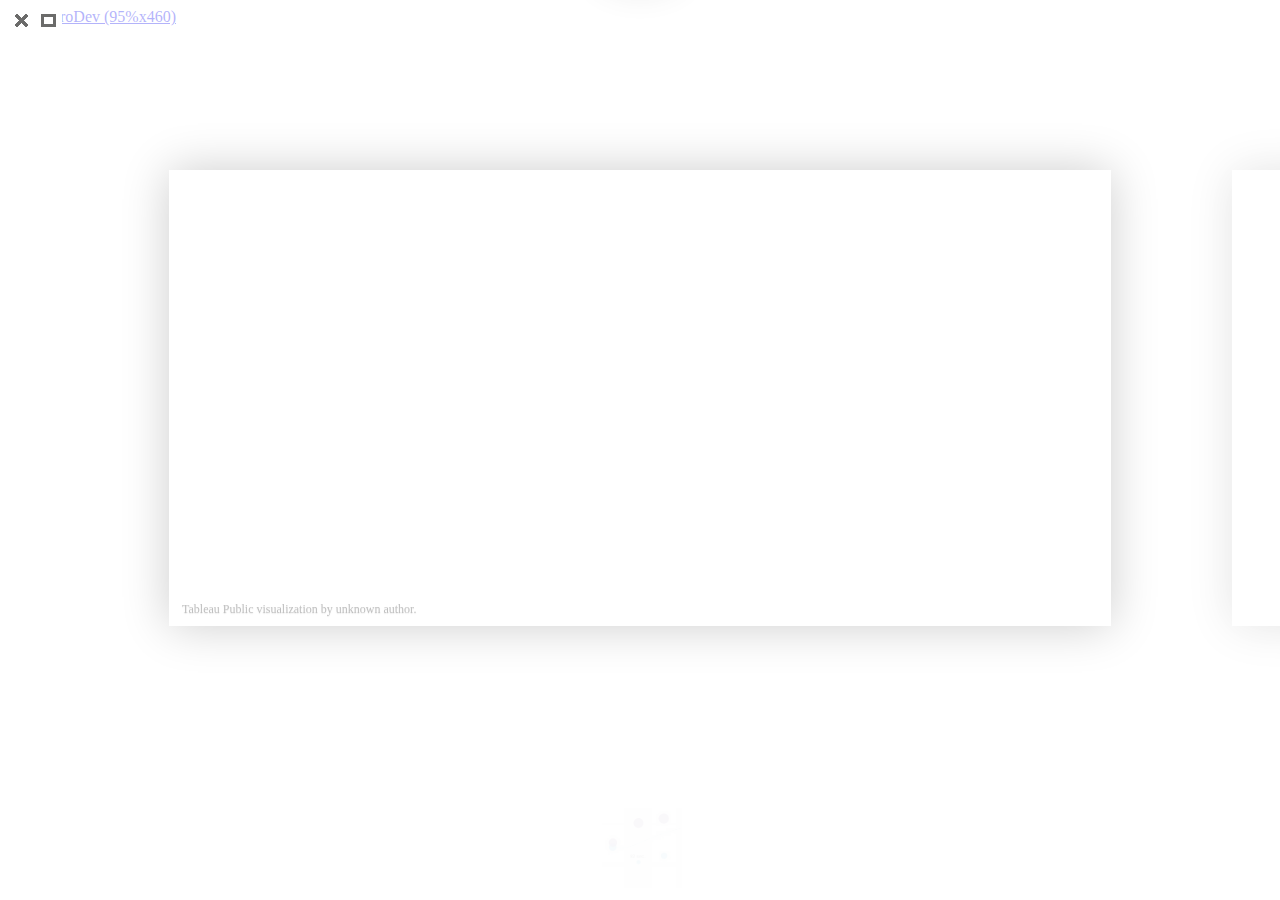
<file: Launcher.html>
<!DOCTYPE html>
<html>
<head>
    <link rel="stylesheet" type="text/css" href="/codecanyon/src/css/ilightbox.css"/>

    <script type="text/javascript" src="https://ajax.googleapis.com/ajax/libs/jquery/1.8/jquery.min.js"></script>
    <script type="text/javascript" src="/codecanyon/src/js/jquery.requestAnimationFrame.js"></script>
    <script type="text/javascript" src="/codecanyon/src/js/jquery.mousewheel.js"></script>
    <script type="text/javascript" src="/codecanyon/src/js/ilightbox.packed.js"></script 

    <script type="text/javascript" src="https://tableau.russellchristopher.org/javascripts/api/tableau_v8.js"></script>



</head>


<body>
    <div id="content"></div>
    <a href="http://www.iprodev.com/" id="iframe_1" data-options="width:'95%', height:460" class="btn btn-large btn-block btn-inverse">Open iProDev (95%x460)</a>

    <script>
        var viz, agent;



        function initialize() {
                //                                height: 513,
                 //               width: 695
                //
				$.iLightBox(
					[
						
                        {
							URL: "https://tableau.russellchristopher.org/t/SkunkWorks/views/BMD-TR-WEB/Dashboard4?:embed=y&:display_count=no&:toolbar=no",
							options: {
								thumbnail: "codecanyon/assets/img/thumbnails/thumb-Visits-vs-Time.jpg",
                                height: 450,
                                width: 936
							},
							type: "iframe",
							caption: "Tableau Public visualization by unknown author."
						},
                        {
							URL: "https://tableau.russellchristopher.org/t/SkunkWorks/views/BMD-TR-WEB/C-Full-Web?:embed=y&:display_count=no&:toolbar=no",
							options: {
								thumbnail: "codecanyon/assets/img/thumbnails/thumb-C-Full-Web.jpg",
                                height: 450,
                                width: 936
							},
							type: "iframe",
							caption: "Tableau Public visualization by unknown author."
						},
                        {
							URL: "https://tableau.russellchristopher.org/t/SkunkWorks/views/UnemploymentHorizionChart/HorizonChart?:embed=y&:toolbar=no&:display_count=no",
							options: {
								thumbnail: "codecanyon/assets/img/thumbnails/thumb_horizon-chart.jpg",
                                height: 450,
                                width: 936
							},
							type: "iframe",
							caption: "Unemployment Horizon by Joe Mako"
						},

						{
							URL: "https://tableau.russellchristopher.org/t/SkunkWorks/views/2014FIFAWorldCupBRAvsGERPlayerAttention/PlayerAttention?:embed=y&:display_count=no&:toolbar=no",
							options: {
								thumbnail: "codecanyon/assets/img/thumbnails/thumb-player-attention.jpg",
                                height: 450,
                                width: 936
							},
							type: "iframe",
							caption: "And lastly, this one. Checkmate."
						},
						{
							URL: "https://tableau.russellchristopher.org/t/SkunkWorks/views/geographyofdiabetes/Dashboard2?:embed=y&:display_count=no&:toolbar=no",
							options: {
								thumbnail: "codecanyon/assets/img/thumbnails/thumb-diabetes.jpg",
                                height: 450,
                                width: 936
							},
							type: "iframe"
						},
						{
							URL: "https://tableau.russellchristopher.org/t/SkunkWorks/views/contributorstoobesity/Eatyourvegtables?:embed=y&:display_count=no&:toolbar=no",
							options: {
								thumbnail: "codecanyon/assets/img/thumbnails/thumb-eatyourveggies.jpg",
                                height: 450,
                                width: 936
							},
							type: "iframe"
						},
						{
							URL: "https://tableau.russellchristopher.org/t/SkunkWorks/views/TwInfluencers/TwitterInfluencers?:embed=y&:display_count=no&:toolbar=no",
							options: {
								thumbnail: "codecanyon/assets/img/thumbnails/thumb-TwitterInfluencers.jpg",
                                height: 450,
                                width: 936
							},
							type: "iframe"
						}
					],
					{
						skin: 'metro-white',
						path: 'horizontal',
						overlay: {
							opacity: .7,
							blur: false
						},
						keyboard: {
							esc: false
						},
						styles: {
							nextOpacity: .55,
							prevOpacity: .55
						}
					}
				);
				return false;
			};
			// End of the "Open in Modal" Example
       
        
    </script>


    <script type="text/javascript">
        // Initialize the app on document ready.
        $(initialize);
    </script>





</body>



</html>
</file>
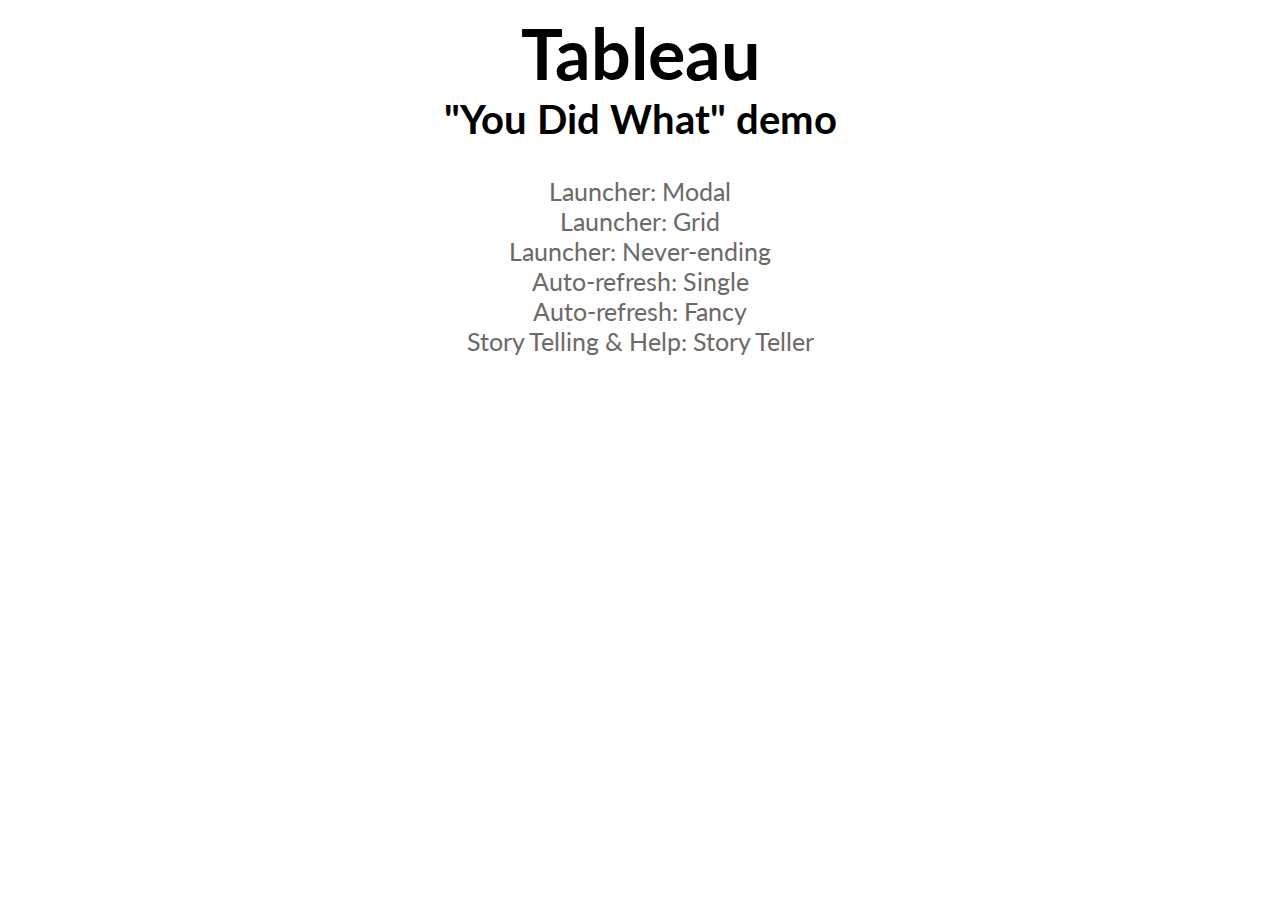
<file: YouDidWhat2014.html>
<!DOCTYPE html>
<html>

    <link href="http://fonts.googleapis.com/css?family=Lato" rel="stylesheet" type="text/css">
    <link rel="stylesheet" type="text/css" href="./css/youdidwhat2014.css" />
<body>
 
    <div class="d1">
        Tableau
        <div class="d2">"You Did What" demo</div>       
    </div>
    
<span class="anchor">
        <a href="Launcher.html" target="_blank">Launcher: Modal</a><br>
        <a href="mixup.html" target="_blank">Launcher: Grid</a><br>
        <a href="http://russellchristopher.me/ned/neverendingdashboard.html" target="_blank">Launcher: Never-ending</a><br>
        <a href="autoload.html" target="_blank">Auto-refresh: Single</a><br>
        <a href="multiautoload.html" target="_blank">Auto-refresh: Fancy</a><br>
        <a href="%20Clippy.html" target="_blank">Story Telling & Help: Story Teller</a><br>
</span> 

     </body>      
</html>
</file>
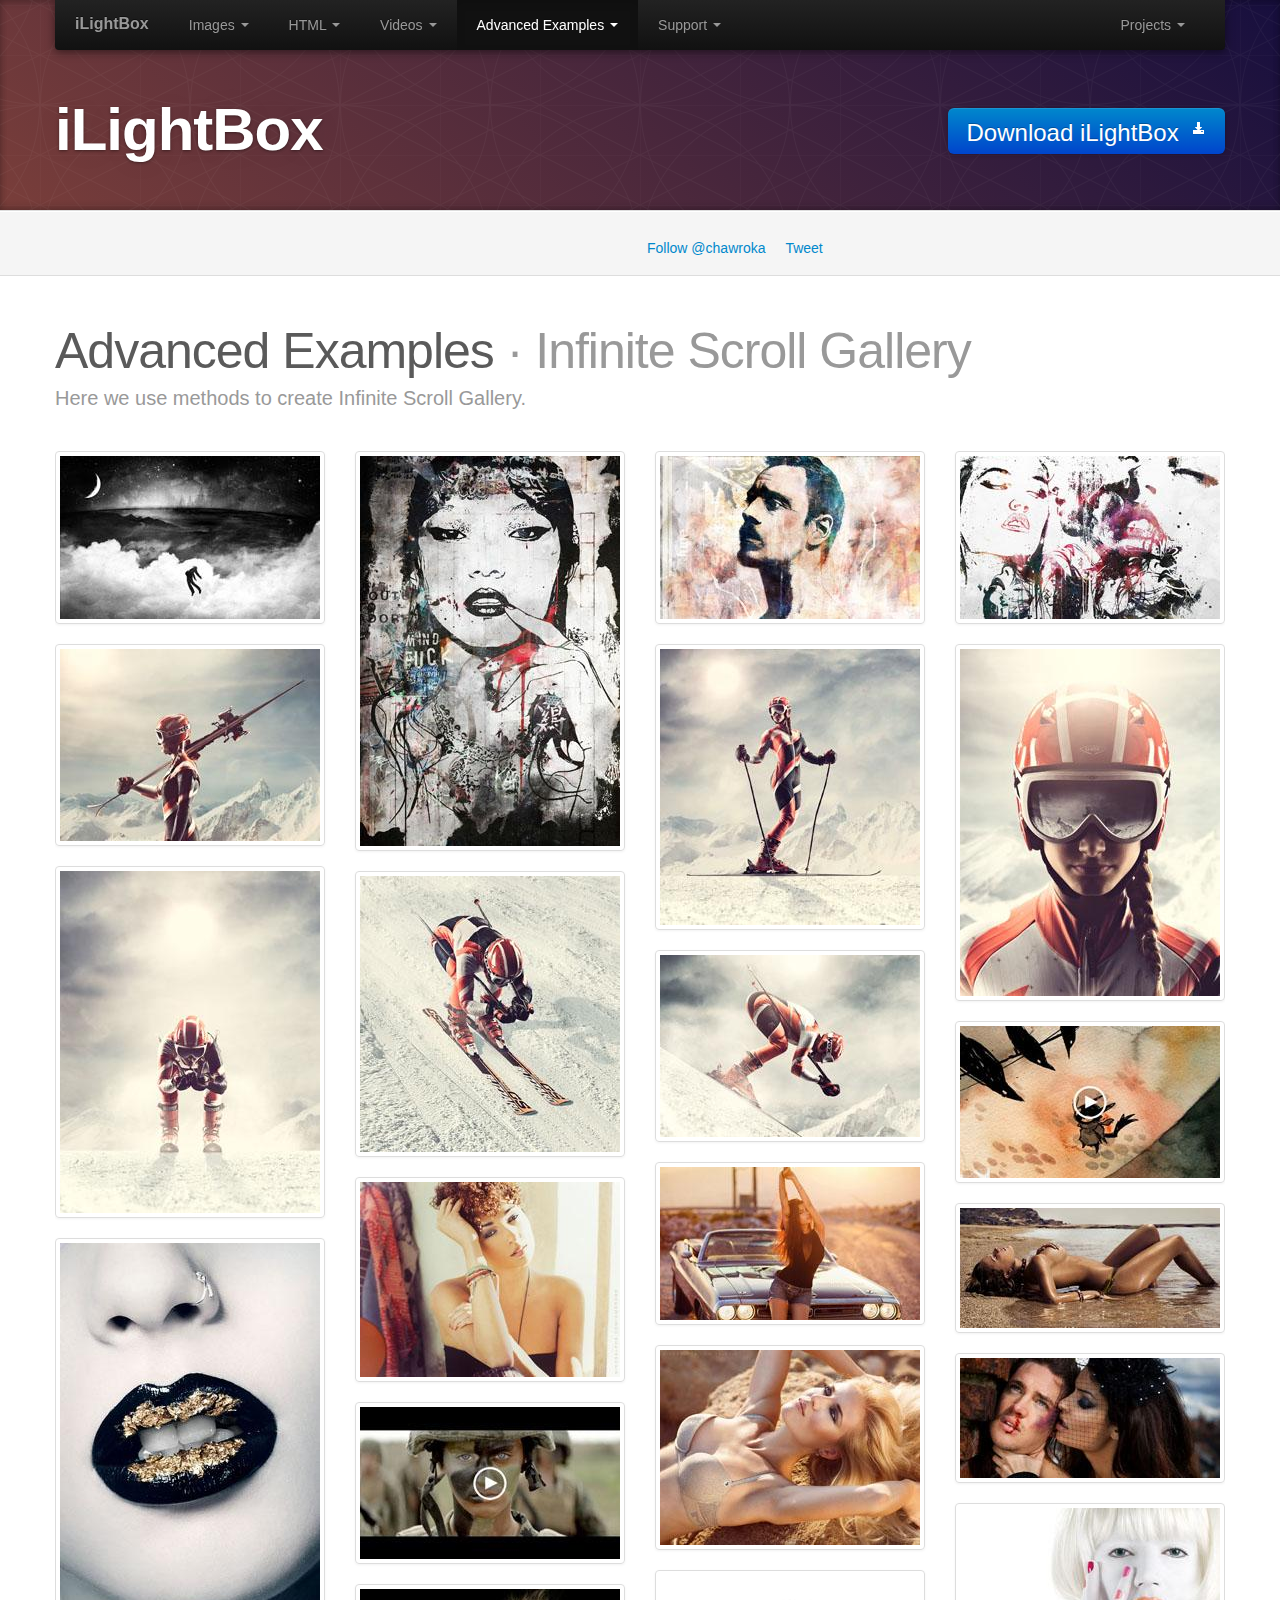
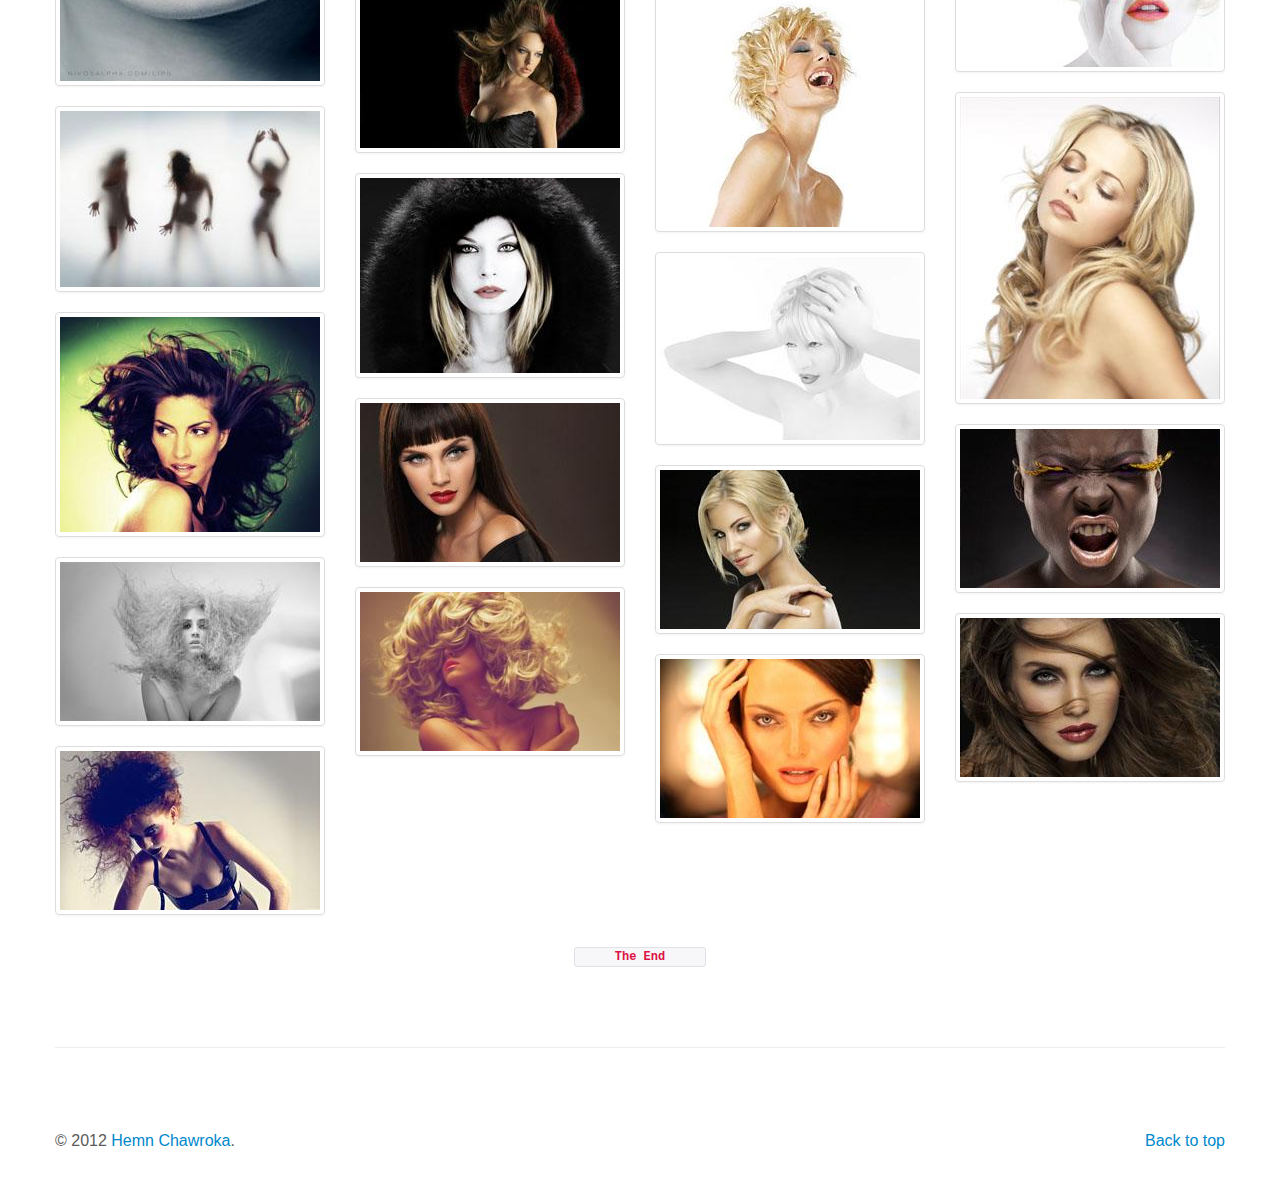
<file: codecanyon/infinite_scroll.html>
<!DOCTYPE html>
<html lang="en">
  <head>
    <meta charset="utf-8">
    <title>iLightBox &middot; Revolutionary Lightbox Plugin</title>
	<meta http-equiv="X-UA-Compatible" content="IE=edge" />
    <meta name="viewport" content="width=device-width, initial-scale=1.0">
    <meta name="description" content="">
    <meta name="author" content="">

    <!-- Le styles -->
    <link href="assets/css/bootstrap.css" rel="stylesheet">
    <link href="assets/css/bootstrap-responsive.css" rel="stylesheet">
    <link href="assets/css/docs.css" rel="stylesheet">
    <link href="src/css/ilightbox.css" rel="stylesheet">
    <style>

    /* GLOBAL STYLES
    -------------------------------------------------- */
    /* Padding below the footer and lighter body text */

    body {
      padding-top: 0;
      padding-bottom: 40px;
      color: #5a5a5a;
    }
	
	.jumbotron {
	  background: #793e3a; /* Old browsers */
	  background: -moz-linear-gradient(45deg,  #793e3a 0%, #170f3e 100%); /* FF3.6+ */
	  background: -webkit-gradient(linear, left bottom, right top, color-stop(0%,#793e3a), color-stop(100%,#170f3e)); /* Chrome,Safari4+ */
	  background: -webkit-linear-gradient(45deg,  #793e3a 0%,#170f3e 100%); /* Chrome10+,Safari5.1+ */
	  background: -o-linear-gradient(45deg,  #793e3a 0%,#170f3e 100%); /* Opera 11.10+ */
	  background: -ms-linear-gradient(45deg,  #793e3a 0%,#170f3e 100%); /* IE10+ */
	  background: linear-gradient(45deg,  #793e3a 0%,#170f3e 100%); /* W3C */
	  filter: progid:DXImageTransform.Microsoft.gradient( startColorstr='#793e3a', endColorstr='#170f3e',GradientType=1 ); /* IE6-9 fallback on horizontal gradient */
	}
	
	.subhead .btn {
		padding: 11px 19px;
		font-size: 24px;
		font-weight: 200;
		color: #fff;
		border: 0;
		-webkit-border-radius: 6px;
		-moz-border-radius: 6px;
		border-radius: 6px;
		-webkit-box-shadow: inset 0 1px 0 rgba(255,255,255,.1), 0 1px 5px rgba(0,0,0,.25);
		-moz-box-shadow: inset 0 1px 0 rgba(255,255,255,.1), 0 1px 5px rgba(0,0,0,.25);
		box-shadow: inset 0 1px 0 rgba(255,255,255,.1), 0 1px 5px rgba(0,0,0,.25);
		-webkit-transition: none;
		-moz-transition: none;
		transition: none;
		margin-top: 18px;
	}



    /* CUSTOMIZE THE NAVBAR
    -------------------------------------------------- */

    /* Special class on .container surrounding .navbar, used for positioning it into place. */
    .navbar-wrapper {
      position: fixed;
      z-index: 1035;
	  top: 0;
	  left: 0;
	  right: 0;
    }

    .navbar  {
      margin-bottom: 0;
    }

    /* Remove border and change up box shadow for more contrast */
    .navbar .navbar-inner {
      border: 0;
      -webkit-box-shadow: 0 2px 10px rgba(0,0,0,.5);
         -moz-box-shadow: 0 2px 10px rgba(0,0,0,.5);
              box-shadow: 0 2px 10px rgba(0,0,0,.5);
			  
      -webkit-border-radius: 0 0 4px 4px;
         -moz-border-radius: 0 0 4px 4px;
              border-radius: 0 0 4px 4px;
    }

    /* Downsize the brand/project name a bit */
    .navbar .brand {
      padding: 14px 20px 16px; /* Increase vertical padding to match navbar links */
      font-size: 16px;
      font-weight: bold;
      text-shadow: 0 -1px 0 rgba(0,0,0,.5);
    }

    /* Navbar links: increase padding for taller navbar */
    .navbar .nav > li > a {
      padding: 15px 20px;
    }

    /* Offset the responsive button for proper vertical alignment */
    .navbar .btn-navbar {
      margin-top: 10px;
    }



    /* CUSTOMIZE THE NAVBAR
    -------------------------------------------------- */
	.masthead {
		padding-top: 110px;
		padding-bottom: 60px;
	}



    /* MARKETING CONTENT
    -------------------------------------------------- */
	.subhead {
		padding-top: 90px;
		padding-bottom: 40px;
	}

    /* Center align the text within the three columns below the carousel */
    .marketing .span4, .marketing .span4 p, .marketing .marketing-byline {
      text-align: center;
    }
	.marketing .marketing-byline.left {
	  text-align: left;
      margin-top: -50px;
    }
    .marketing h2 {
      font-weight: normal;
    }
	.marketing p, .hero-unit {
	  text-align: left;
	}


    /* Featurettes
    ------------------------- */

    .featurette-divider {
      margin: 80px 0; /* Space out the Bootstrap <hr> more */
    }
    .featurette {
      overflow: hidden; /* Vertically center images part 2: clear their floats. */
	  text-align: left;
    }
    .featurette-image {
      margin-top: -120px; /* Vertically center images part 3: negative margin up the image the same amount of the padding to center it. */
    }

    /* Give some space on the sides of the floated elements so text doesn't run right into it. */
    .featurette-image.pull-left {
      margin-right: 40px;
    }
    .featurette-image.pull-right {
      margin-left: 40px;
    }

    /* Thin out the marketing headings */
    .featurette-heading {
      font-size: 50px;
      font-weight: 300;
      line-height: 1;
      letter-spacing: -1px;
	  margin-bottom: 60px !important;
    }
	
	.thumbnail > img {
	  margin: 0 auto;
	}



    /* RESPONSIVE CSS
    -------------------------------------------------- */

    @media (max-width: 979px) {

		.navbar-wrapper {
          position: relative;
		  margin-top: 20px;
		}

      .container.navbar-wrapper {
        margin-bottom: 0;
        width: auto;
      }
      .navbar-inner {
        border-radius: 0;
        margin: -20px 0;
      }

      .featurette {
        height: auto;
        padding: 0;
      }
      .featurette-image.pull-left,
      .featurette-image.pull-right {
        display: block;
        float: none;
        max-width: 40%;
        margin: 0 auto 20px;
      }
    }


    @media (max-width: 767px) {

      .navbar-inner {
        margin: -20px;
      }

      .marketing .span4 + .span4 {
        margin-top: 40px;
      }

      .featurette-heading {
        font-size: 30px;
      }
      .featurette .lead {
        font-size: 18px;
        line-height: 1.5;
      }

    }
	
	
	html.win .ilightbox-noscroll, html.win .ilightbox-noscroll .navbar-wrapper {
		padding-right: 17px;
	}
	
	html.linux .ilightbox-noscroll, html.linux .ilightbox-noscroll .navbar-wrapper {
		padding-right: 13px;
	}
    </style>
	<!--[if IE 7]>
    <style>
	.jumbotron {
	  background: #47263C url(assets/img/bs-docs-masthead-pattern.png) repeat center center;
	  filter: none;
	}
	
    .navbar-wrapper {
      width: 100%;
    }
    </style>
	<![endif]-->
	
    <!-- HTML5 shim, for IE6-8 support of HTML5 elements -->
    <!--[if lt IE 9]>
      <script src="http://html5shim.googlecode.com/svn/trunk/html5.js"></script>
    <![endif]-->

    <!-- Fav and touch icons -->
  </head>

  <body data-spy="scroll" data-target=".navbar">



    <!-- NAVBAR
    ================================================== -->
    <!-- Wrap the .navbar in .container to center it on the page and provide easy way to target it with .navbar-wrapper. -->
    <div class="container navbar-wrapper">

      <div class="navbar navbar-inverse">
        <div class="navbar-inner">
          <!-- Responsive Navbar Part 1: Button for triggering responsive navbar (not covered in tutorial). Include responsive CSS to utilize. -->
          <a class="btn btn-navbar" data-toggle="collapse" data-target=".nav-collapse">
            <span class="icon-bar"></span>
            <span class="icon-bar"></span>
            <span class="icon-bar"></span>
          </a>
          <a class="brand" href="http://ilightbox.net/">iLightBox</a>
          <!-- Responsive Navbar Part 2: Place all navbar contents you want collapsed withing .navbar-collapse.collapse. -->
          <div class="nav-collapse collapse">
            <ul class="nav">
              <li class="dropdown">
                <a href="#" class="dropdown-toggle" data-toggle="dropdown">Images <b class="caret"></b></a>
                <ul class="dropdown-menu">
                  <li><a href="index.html#singleimage">Single Image</a></li>
                  <li><a href="index.html#imagegallery">Image Gallery</a></li>
                  <li><a href="index.html#deeplinking_looping">Deeplinking & Infinite</a></li>
                  <li><a href="index.html#advanced_images">Advanced Examples</a></li>
                </ul>
              </li>
              <li class="dropdown">
                <a href="#" class="dropdown-toggle" data-toggle="dropdown">HTML <b class="caret"></b></a>
                <ul class="dropdown-menu">
                  <li><a href="index.html#html_inline_content">Inline Content</a></li>
                  <li><a href="index.html#html_ajax">Ajax</a></li>
                  <li><a href="index.html#html_flash">Flash / SWF</a></li>
                  <li><a href="index.html#html_iframe">IFRAME</a></li>
                  <li><a href="index.html#html_advanced_examples">Advanced Examples</a></li>
                </ul>
              </li>
              <li class="dropdown">
                <a href="#" class="dropdown-toggle" data-toggle="dropdown">Videos <b class="caret"></b></a>
                <ul class="dropdown-menu">
                  <li><a href="index.html#video_simple">Simple Usage</a></li>
                  <li><a href="index.html#video_advanced_examples">Advanced Examples</a></li>
                </ul>
              </li>
              <li class="dropdown active">
                <a href="#" class="dropdown-toggle" data-toggle="dropdown">Advanced Examples <b class="caret"></b></a>
                <ul class="dropdown-menu">
                  <li><a href="index.html#advanced_mixed">Mixed Contents & Google Maps via API</a></li>
                  <li><a href="index.html#advanced_events">Events</a></li>
                  <li><a href="index.html#galley_with_slideshow">Image Gallery with Slideshow</a></li>
                  <li><a href="index.html#advanced_dialogues">Alert/Confirm/Prompt</a></li>
                  <li><a href="plus_comment.html">Image Preview + Sidebar</a></li>
                  <li class="active"><a href="infinite_scroll.html">Infinite Scroll Gallery</a></li>
                  <li><a href="responsive_slider.html">Responsive Slider!</a></li>
                </ul>
              </li>
              <li class="dropdown">
                <a href="#" class="dropdown-toggle" data-toggle="dropdown">Support <b class="caret"></b></a>
                <ul class="dropdown-menu">
                  <li><a href="http://ilightbox.net/discussion.html">Discussion</a></li>
                  <li><a href="http://ilightbox.net/faq.html">Frequently Asked Questions</a></li>
                  <li><a href="http://ilightbox.net/changelog.html">Changelog</a></li>
                </ul>
              </li>
            </ul>
            <ul class="nav pull-right">
              <li class="dropdown">
                <a href="#" class="dropdown-toggle" data-toggle="dropdown">Projects <b class="caret"></b></a>
                <ul class="dropdown-menu" id="projects_container">
                </ul>
              </li>
            </ul>
          </div><!--/.nav-collapse -->
        </div><!-- /.navbar-inner -->
      </div><!-- /.navbar -->

    </div><!-- /.container -->

<div class="jumbotron subhead">
  <div class="container">
    <a href="http://goo.gl/nl0Bg" class="btn btn-primary btn-large pull-right">Download iLightBox&nbsp;&nbsp;<i class="icon-download-alt icon-white"></i></a>
    <h1>iLightBox</h1>
  </div>
</div>

<div class="bs-docs-social">
  <div class="container">
    <ul class="bs-docs-social-buttons">
      <li>
        <iframe src="http://www.facebook.com/plugins/like.php?href=http%3A%2F%2Filightbox.net%2F&amp;send=false&amp;layout=button_count&amp;width=150&amp;show_faces=true&amp;font&amp;colorscheme=light&amp;action=recommend&amp;height=21" scrolling="no" frameborder="0" style="border:none; overflow:hidden; width:150px; height:21px;" allowTransparency="true"></iframe>
      </li>
      <li>
        <div class="g-plusone" data-size="medium" data-href="http://ilightbox.net/"></div>
      </li>
      <li class="follow-btn">
        <a href="https://twitter.com/chawroka" class="twitter-follow-button" data-link-color="#0069D6" data-show-count="true">Follow @chawroka</a>
      </li>
      <li class="tweet-btn">
        <a href="https://twitter.com/share" class="twitter-share-button" data-url="http://ilightbox.net/" data-count="horizontal" data-via="chawroka" data-related="@chawroka:iLightBox - Revolutionary Lightbox for creative and ambitious web designers and developers.">Tweet</a>
      </li>
    </ul>
  </div>
</div>



    <!-- Marketing messaging and featurettes
    ================================================== -->
    <!-- Wrap the rest of the page in another container to center all the content. -->

<div class="container marketing">
<br>
<br>
      <!-- START THE FEATURETTES -->

      <div class="featurette">
        <h2 class="featurette-heading">Advanced Examples <span class="muted">&middot; Infinite Scroll Gallery</span></h2>
		<p class="marketing-byline left">Here we use methods to create Infinite Scroll Gallery.</p>
			<ul class="thumbnails" id="infinite_scroll">
              <li class="span3">
                <a href="assets/img/photos/lost_in_the_world_by_vhm_alex-d5mbdg7.jpg" class="thumbnail" data-options="thumbnail: 'assets/img/thumbnails/infinite_scroll/lost_in_the_world_by_vhm_alex-d5mbdg7.jpg'">
                  <img src="assets/img/thumbnails/infinite_scroll/lost_in_the_world_by_vhm_alex-d5mbdg7.jpg">
                </a>
              </li>
              <li class="span3">
                <a href="assets/img/photos/princess_of_china_by_vhm_alex-d5gu1a2.jpg" class="thumbnail" data-options="thumbnail: 'assets/img/thumbnails/infinite_scroll/princess_of_china_by_vhm_alex-d5gu1a2.jpg'">
                  <img src="assets/img/thumbnails/infinite_scroll/princess_of_china_by_vhm_alex-d5gu1a2.jpg">
                </a>
              </li>
              <li class="span3">
                <a href="assets/img/photos/shame_by_vhm_alex-d58ipnj.jpg" class="thumbnail" data-options="thumbnail: 'assets/img/thumbnails/infinite_scroll/shame_by_vhm_alex-d58ipnj.jpg'">
                  <img src="assets/img/thumbnails/infinite_scroll/shame_by_vhm_alex-d58ipnj.jpg">
                </a>
              </li>
              <li class="span3">
                <a href="assets/img/photos/love_will_tear_us_apart_by_vhm_alex-d4tqff9.jpg" class="thumbnail" data-options="thumbnail: 'assets/img/thumbnails/infinite_scroll/love_will_tear_us_apart_by_vhm_alex-d4tqff9.jpg'">
                  <img src="assets/img/thumbnails/infinite_scroll/love_will_tear_us_apart_by_vhm_alex-d4tqff9.jpg">
                </a>
              </li>
              <li class="span3">
                <a href="assets/img/photos/MS-test-day-27898.jpg" class="thumbnail" data-options="thumbnail: 'assets/img/thumbnails/infinite_scroll/MS-test-day-27898.jpg'">
                  <img src="assets/img/thumbnails/infinite_scroll/MS-test-day-27898.jpg">
                </a>
              </li>
              <li class="span3">
                <a href="assets/img/photos/MS-test-day-27771.jpg" class="thumbnail" data-options="thumbnail: 'assets/img/thumbnails/infinite_scroll/MS-test-day-27771.jpg'">
                  <img src="assets/img/thumbnails/infinite_scroll/MS-test-day-27771.jpg">
                </a>
              </li>
              <li class="span3">
                <a href="assets/img/photos/MS-test-day-27845.jpg" class="thumbnail" data-options="thumbnail: 'assets/img/thumbnails/infinite_scroll/MS-test-day-27845.jpg'">
                  <img src="assets/img/thumbnails/infinite_scroll/MS-test-day-27845.jpg">
                </a>
              </li>
              <li class="span3">
                <a href="assets/img/photos/MS-test-day-27780.jpg" class="thumbnail" data-options="thumbnail: 'assets/img/thumbnails/infinite_scroll/MS-test-day-27780.jpg'">
                  <img src="assets/img/thumbnails/infinite_scroll/MS-test-day-27780.jpg">
                </a>
              </li>
              <li class="span3">
                <a href="assets/img/photos/MS-test-day-278081.jpg" class="thumbnail" data-options="thumbnail: 'assets/img/thumbnails/infinite_scroll/MS-test-day-278081.jpg'">
                  <img src="assets/img/thumbnails/infinite_scroll/MS-test-day-278081.jpg">
                </a>
              </li>
              <li class="span3">
                <a href="assets/img/photos/MS-test-day-27749.jpg" class="thumbnail" data-options="thumbnail: 'assets/img/thumbnails/infinite_scroll/MS-test-day-27749.jpg'">
                  <img src="assets/img/thumbnails/infinite_scroll/MS-test-day-27749.jpg">
                </a>
              </li>
              <li class="span3">
                <a href="http://vimeo.com/55331511" class="thumbnail" data-options="smartRecognition: true">
                  <img src="assets/img/thumbnails/infinite_scroll/382910812_1280.jpg">
                </a>
              </li>
              <li class="span3">
                <a href="assets/img/photos/challenger_by_nikosalpha-d5mgk3u.jpg" class="thumbnail" data-options="thumbnail: 'assets/img/thumbnails/infinite_scroll/challenger_by_nikosalpha-d5mgk3u.jpg'">
                  <img src="assets/img/thumbnails/infinite_scroll/challenger_by_nikosalpha-d5mgk3u.jpg">
                </a>
              </li>
              <li class="span3">
                <a href="assets/img/photos/catharine_by_nikosalpha-d5drzr1.jpg" class="thumbnail" data-options="thumbnail: 'assets/img/thumbnails/infinite_scroll/catharine_by_nikosalpha-d5drzr1.jpg'">
                  <img src="assets/img/thumbnails/infinite_scroll/catharine_by_nikosalpha-d5drzr1.jpg">
                </a>
              </li>
              <li class="span3">
                <a href="assets/img/photos/underexposed_by_nikosalpha.jpg" class="thumbnail" data-options="thumbnail: 'assets/img/thumbnails/infinite_scroll/underexposed_by_nikosalpha.jpg'">
                  <img src="assets/img/thumbnails/infinite_scroll/underexposed_by_nikosalpha.jpg">
                </a>
              </li>
              <li class="span3">
                <a href="assets/img/photos/auric_by_nikosalpha-d4ymtor.jpg" class="thumbnail" data-options="thumbnail: 'assets/img/thumbnails/infinite_scroll/auric_by_nikosalpha-d4ymtor.jpg'">
                  <img src="assets/img/thumbnails/infinite_scroll/auric_by_nikosalpha-d4ymtor.jpg">
                </a>
              </li>
              <li class="span3">
                <a href="assets/img/photos/blonde_by_nikosalpha-d5hk45h.jpg" class="thumbnail" data-options="thumbnail: 'assets/img/thumbnails/infinite_scroll/blonde_by_nikosalpha-d5hk45h.jpg'">
                  <img src="assets/img/thumbnails/infinite_scroll/blonde_by_nikosalpha-d5hk45h.jpg">
                </a>
              </li>
              <li class="span3">
                <a href="assets/img/photos/piece_by_nikosalpha-d3bc2cc.jpg" class="thumbnail" data-options="thumbnail: 'assets/img/thumbnails/infinite_scroll/piece_by_nikosalpha-d3bc2cc.jpg'">
                  <img src="assets/img/thumbnails/infinite_scroll/piece_by_nikosalpha-d3bc2cc.jpg">
                </a>
              </li>
              <li class="span3">
                <a href="http://www.youtube.com/v/uuwfgXD8qV8?autohide=1&amp;version=3" class="thumbnail" data-type="flash" data-options="thumbnail: 'http://i2.ytimg.com/vi/uuwfgXD8qV8/mqdefault.jpg', width: 1920, height: 1080">
                  <img src="assets/img/thumbnails/infinite_scroll/katy_perry_part_of_me.jpg">
                </a>
              </li>
              <li class="span3">
                <a href="assets/img/photos/caesarlima/319_1caenewpg2.jpg" class="thumbnail" data-options="thumbnail: 'assets/img/thumbnails/infinite_scroll/319_1caenewpg2.jpg'">
                  <img src="assets/img/thumbnails/infinite_scroll/319_1caenewpg2.jpg">
                </a>
              </li>
              <li class="span3">
                <a href="assets/img/photos/caesarlima/350_1r3__2007__caesarlima_seb8mag3.jpg" class="thumbnail" data-options="thumbnail: 'assets/img/thumbnails/infinite_scroll/350_1r3__2007__caesarlima_seb8mag3.jpg'">
                  <img src="assets/img/thumbnails/infinite_scroll/350_1r3__2007__caesarlima_seb8mag3.jpg">
                </a>
              </li>
              <li class="span3">
                <a href="assets/img/photos/caesarlima/397_1natascha_wind.jpg" class="thumbnail" data-options="thumbnail: 'assets/img/thumbnails/infinite_scroll/397_1natascha_wind.jpg'">
                  <img src="assets/img/thumbnails/infinite_scroll/397_1natascha_wind.jpg">
                </a>
              </li>
              <li class="span3">
                <a href="assets/img/photos/caesarlima/452_1npblonde.jpg" class="thumbnail" data-options="thumbnail: 'assets/img/thumbnails/infinite_scroll/452_1npblonde.jpg'">
                  <img src="assets/img/thumbnails/infinite_scroll/452_1npblonde.jpg">
                </a>
              </li>
              <li class="span3">
                <a href="assets/img/photos/caesarlima/481_1cae_shadow.jpg" class="thumbnail" data-options="thumbnail: 'assets/img/thumbnails/infinite_scroll/481_1cae_shadow.jpg'">
                  <img src="assets/img/thumbnails/infinite_scroll/481_1cae_shadow.jpg">
                </a>
              </li>
              <li class="span3">
                <a href="assets/img/photos/caesarlima/489_1zokvamp_beauty.jpg" class="thumbnail" data-options="thumbnail: 'assets/img/thumbnails/infinite_scroll/489_1zokvamp_beauty.jpg'">
                  <img src="assets/img/thumbnails/infinite_scroll/489_1zokvamp_beauty.jpg">
                </a>
              </li>
              <li class="span3">
                <a href="assets/img/photos/caesarlima/583_1testsnowwhite.jpg" class="thumbnail" data-options="thumbnail: 'assets/img/thumbnails/infinite_scroll/583_1testsnowwhite.jpg'">
                  <img src="assets/img/thumbnails/infinite_scroll/583_1testsnowwhite.jpg">
                </a>
              </li>
              <li class="span3">
                <a href="assets/img/photos/caesarlima/585_1DawnO_056casei.jpg" class="thumbnail" data-options="thumbnail: 'assets/img/thumbnails/infinite_scroll/585_1DawnO_056casei.jpg'">
                  <img src="assets/img/thumbnails/infinite_scroll/585_1DawnO_056casei.jpg">
                </a>
              </li>
              <li class="span3">
                <a href="assets/img/photos/caesarlima/592_1r388_yb_banner.jpg" class="thumbnail" data-options="thumbnail: 'assets/img/thumbnails/infinite_scroll/592_1r388_yb_banner.jpg'">
                  <img src="assets/img/thumbnails/infinite_scroll/592_1r388_yb_banner.jpg">
                </a>
              </li>
              <li class="span3">
                <a href="assets/img/photos/caesarlima/599_1nero_splash_1.jpg" class="thumbnail" data-options="thumbnail: 'assets/img/thumbnails/infinite_scroll/599_1nero_splash_1.jpg'">
                  <img src="assets/img/thumbnails/infinite_scroll/599_1nero_splash_1.jpg">
                </a>
              </li>
              <li class="span3">
                <a href="assets/img/photos/caesarlima/601_1beauty1.jpg" class="thumbnail" data-options="thumbnail: 'assets/img/thumbnails/infinite_scroll/601_1beauty1.jpg'">
                  <img src="assets/img/thumbnails/infinite_scroll/601_1beauty1.jpg">
                </a>
              </li>
              <li class="span3">
                <a href="assets/img/photos/caesarlima/603_1beauty4.jpg" class="thumbnail" data-options="thumbnail: 'assets/img/thumbnails/infinite_scroll/603_1beauty4.jpg'">
                  <img src="assets/img/thumbnails/infinite_scroll/603_1beauty4.jpg">
                </a>
              </li>
              <li class="span3">
                <a href="assets/img/photos/caesarlima/604_1beauty3.jpg" class="thumbnail" data-options="thumbnail: 'assets/img/thumbnails/infinite_scroll/604_1beauty3.jpg'">
                  <img src="assets/img/thumbnails/infinite_scroll/604_1beauty3.jpg">
                </a>
              </li>
              <li class="span3">
                <a href="assets/img/photos/caesarlima/618_1marilia_splash.jpg" class="thumbnail" data-options="thumbnail: 'assets/img/thumbnails/infinite_scroll/618_1marilia_splash.jpg'">
                  <img src="assets/img/thumbnails/infinite_scroll/618_1marilia_splash.jpg">
                </a>
              </li>
              <li class="span3">
                <a href="assets/img/photos/caesarlima/625_1beautykaetsite.jpg" class="thumbnail" data-options="thumbnail: 'assets/img/thumbnails/infinite_scroll/625_1beautykaetsite.jpg'">
                  <img src="assets/img/thumbnails/infinite_scroll/625_1beautykaetsite.jpg">
                </a>
              </li>
              <li class="span3">
                <a href="assets/img/photos/caesarlima/631_1steampunksplash4.jpg" class="thumbnail" data-options="thumbnail: 'assets/img/thumbnails/infinite_scroll/631_1steampunksplash4.jpg'">
                  <img src="assets/img/thumbnails/infinite_scroll/631_1steampunksplash4.jpg">
                </a>
              </li>
            </ul>
      </div>
	  
	  <code><strong>&nbsp;&nbsp;&nbsp;&nbsp; The End &nbsp;&nbsp;&nbsp;&nbsp;</strong></code>

      <!-- /END THE FEATURETTES -->


      <hr class="featurette-divider" id="last_divider">

      <!-- FOOTER -->
      <footer>
        <p class="pull-right"><a href="#home">Back to top</a></p>
        <p align="left">&copy; 2012 <a href="http://iprodev.com/">Hemn Chawroka</a>.</p>
      </footer>

    </div><!-- /.container -->



    <!-- Le javascript
    ================================================== -->
    <!-- Placed at the end of the document so the pages load faster -->
	<script type="text/javascript" src="assets/js/css_browser_selector.min.js"></script>
	<script type="text/javascript" src="http://platform.twitter.com/widgets.js"></script>
    <script src="assets/js/jquery.js"></script>
    <script src="assets/js/jquery.requestAnimationFrame.js"></script>
	<script type="text/javascript" async defer src="http://iprodev.com/projects.php?p=ilightbox"></script>
    <script src="src/js/jquery.mousewheel.js"></script>
    <script src="src/js/ilightbox.packed.js"></script>
    <script src="assets/js/bootstrap-dropdown.js"></script>
    <script src="assets/js/bootstrap-tooltip.js"></script>
    <script src="assets/js/bootstrap-popover.js"></script>
    <script src="assets/js/bootstrap-collapse.js"></script>
    <script src="assets/js/jquery.isotope.min.js"></script>
    <script>
	$(document).ready(function(){

	  var $container = $('ul#infinite_scroll'),
	  old = $('li', $container),
	  api = $('ul#infinite_scroll li a').iLightBox(),
	  pages = 4;

	  $container.isotope({
		itemSelector : 'li'
	  });
	  
	  $(document).bind('scroll', function(){
		var t = $(this),
		last = $('#last_divider').offset(),
		scroll = t.scrollTop() + $(window).height();

		if(scroll >= (last.top-200) && pages >= 1) {
			var newElements = old.clone();
			newElements.appendTo($container);
			refresh(newElements);
			pages--;
		}
	  });
	  
	  $(window).bind('resize load', function(){
	    $container.isotope( 'reLayout' ); 
	  });
	  
	  function refresh(newElements){
		api.refresh();
		$container.isotope( 'appended', $( newElements ) ); 
	  }
	  

	});
  
	window.___gcfg = {lang: "en"};
	(function() {
		var po = document.createElement("script"); po.type = "text/javascript"; po.async = true;
		po.src = "https://apis.google.com/js/plusone.js";
		var s = document.getElementsByTagName("script")[0]; s.parentNode.insertBefore(po, s);
	})();
    </script>
  </body>
</html>
</file>
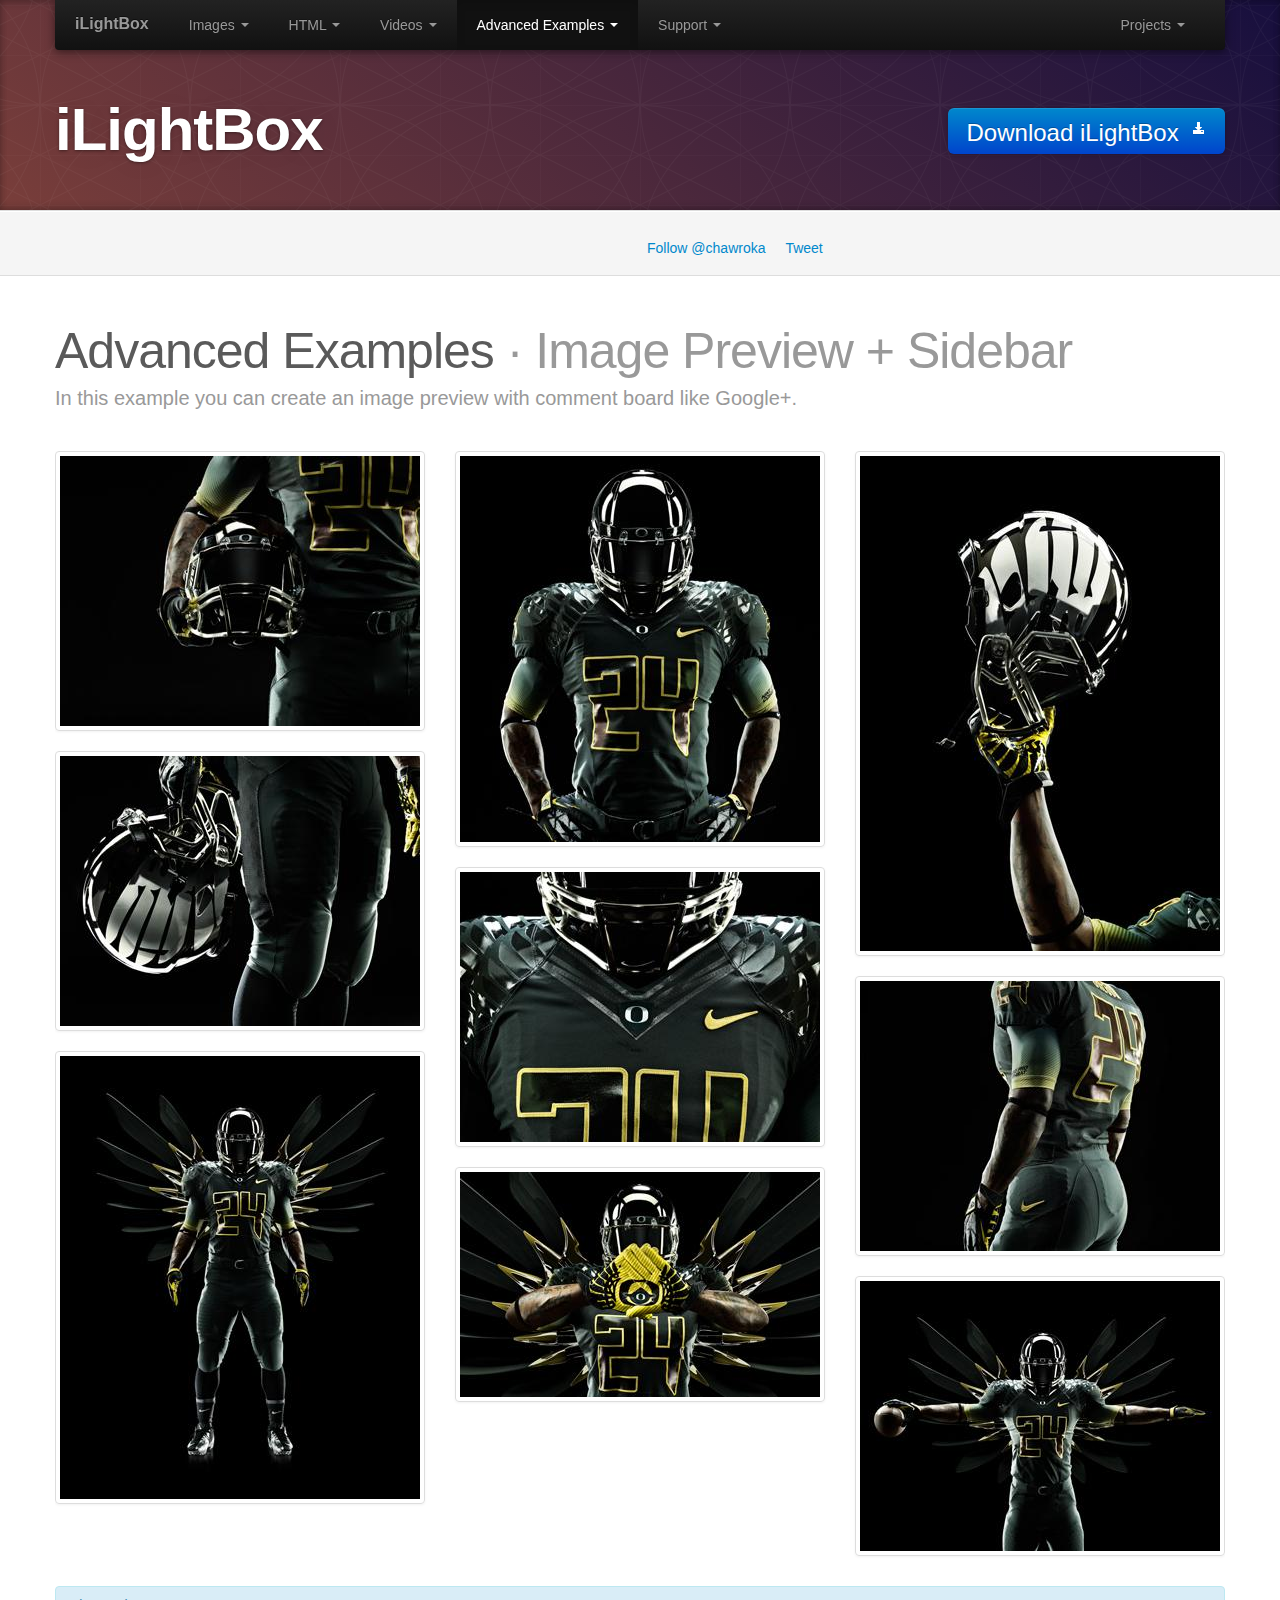
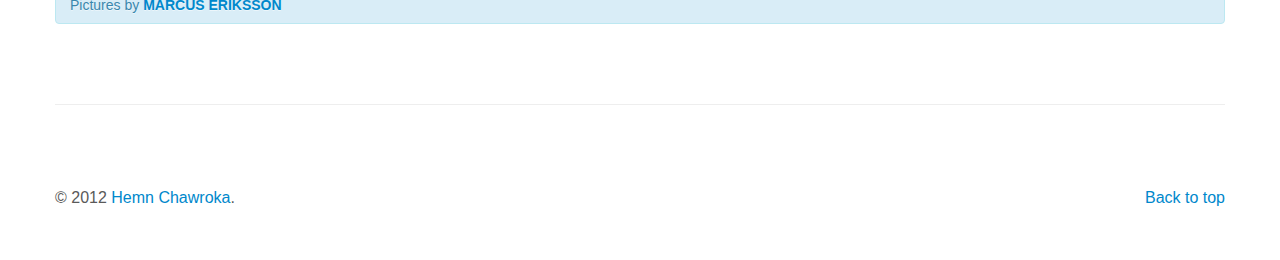
<file: codecanyon/plus_comment.html>
<!DOCTYPE html>
<html lang="en">
  <head>
    <meta charset="utf-8">
    <title>iLightBox &middot; Revolutionary Lightbox Plugin</title>
	<meta http-equiv="X-UA-Compatible" content="IE=edge" />
    <meta name="viewport" content="width=device-width, initial-scale=1.0">
    <meta name="description" content="">
    <meta name="author" content="">

    <!-- Le styles -->
    <link href="assets/css/bootstrap.css" rel="stylesheet">
    <link href="assets/css/bootstrap-responsive.css" rel="stylesheet">
    <link href="assets/css/docs.css" rel="stylesheet">
    <link href="src/css/ilightbox.css" rel="stylesheet">
    <style>

    /* GLOBAL STYLES
    -------------------------------------------------- */
    /* Padding below the footer and lighter body text */

    body {
      padding-top: 0;
      padding-bottom: 40px;
      color: #5a5a5a;
    }
	
	.jumbotron {
	  background: #793e3a; /* Old browsers */
	  background: -moz-linear-gradient(45deg,  #793e3a 0%, #170f3e 100%); /* FF3.6+ */
	  background: -webkit-gradient(linear, left bottom, right top, color-stop(0%,#793e3a), color-stop(100%,#170f3e)); /* Chrome,Safari4+ */
	  background: -webkit-linear-gradient(45deg,  #793e3a 0%,#170f3e 100%); /* Chrome10+,Safari5.1+ */
	  background: -o-linear-gradient(45deg,  #793e3a 0%,#170f3e 100%); /* Opera 11.10+ */
	  background: -ms-linear-gradient(45deg,  #793e3a 0%,#170f3e 100%); /* IE10+ */
	  background: linear-gradient(45deg,  #793e3a 0%,#170f3e 100%); /* W3C */
	  filter: progid:DXImageTransform.Microsoft.gradient( startColorstr='#793e3a', endColorstr='#170f3e',GradientType=1 ); /* IE6-9 fallback on horizontal gradient */
	}
	
	.subhead .btn {
		padding: 11px 19px;
		font-size: 24px;
		font-weight: 200;
		color: #fff;
		border: 0;
		-webkit-border-radius: 6px;
		-moz-border-radius: 6px;
		border-radius: 6px;
		-webkit-box-shadow: inset 0 1px 0 rgba(255,255,255,.1), 0 1px 5px rgba(0,0,0,.25);
		-moz-box-shadow: inset 0 1px 0 rgba(255,255,255,.1), 0 1px 5px rgba(0,0,0,.25);
		box-shadow: inset 0 1px 0 rgba(255,255,255,.1), 0 1px 5px rgba(0,0,0,.25);
		-webkit-transition: none;
		-moz-transition: none;
		transition: none;
		margin-top: 18px;
	}



    /* CUSTOMIZE THE NAVBAR
    -------------------------------------------------- */

    /* Special class on .container surrounding .navbar, used for positioning it into place. */
    .navbar-wrapper {
      position: fixed;
      z-index: 1035;
	  top: 0;
	  left: 0;
	  right: 0;
    }

    .navbar  {
      margin-bottom: 0;
    }

    /* Remove border and change up box shadow for more contrast */
    .navbar .navbar-inner {
      border: 0;
      -webkit-box-shadow: 0 2px 10px rgba(0,0,0,.5);
         -moz-box-shadow: 0 2px 10px rgba(0,0,0,.5);
              box-shadow: 0 2px 10px rgba(0,0,0,.5);
			  
      -webkit-border-radius: 0 0 4px 4px;
         -moz-border-radius: 0 0 4px 4px;
              border-radius: 0 0 4px 4px;
    }

    /* Downsize the brand/project name a bit */
    .navbar .brand {
      padding: 14px 20px 16px; /* Increase vertical padding to match navbar links */
      font-size: 16px;
      font-weight: bold;
      text-shadow: 0 -1px 0 rgba(0,0,0,.5);
    }

    /* Navbar links: increase padding for taller navbar */
    .navbar .nav > li > a {
      padding: 15px 20px;
    }

    /* Offset the responsive button for proper vertical alignment */
    .navbar .btn-navbar {
      margin-top: 10px;
    }



    /* CUSTOMIZE THE NAVBAR
    -------------------------------------------------- */
	.masthead {
		padding-top: 110px;
		padding-bottom: 60px;
	}



    /* MARKETING CONTENT
    -------------------------------------------------- */
	.subhead {
		padding-top: 90px;
		padding-bottom: 40px;
	}

    /* Center align the text within the three columns below the carousel */
    .marketing .span4, .marketing .span4 p, .marketing .marketing-byline {
      text-align: center;
    }
	.marketing .marketing-byline.left {
	  text-align: left;
      margin-top: -50px;
    }
    .marketing h2 {
      font-weight: normal;
    }
	.marketing p, .hero-unit {
	  text-align: left;
	}


    /* Featurettes
    ------------------------- */

    .featurette-divider {
      margin: 80px 0; /* Space out the Bootstrap <hr> more */
    }
    .featurette {
      overflow: hidden; /* Vertically center images part 2: clear their floats. */
	  text-align: left;
    }
    .featurette-image {
      margin-top: -120px; /* Vertically center images part 3: negative margin up the image the same amount of the padding to center it. */
    }

    /* Give some space on the sides of the floated elements so text doesn't run right into it. */
    .featurette-image.pull-left {
      margin-right: 40px;
    }
    .featurette-image.pull-right {
      margin-left: 40px;
    }

    /* Thin out the marketing headings */
    .featurette-heading {
      font-size: 50px;
      font-weight: 300;
      line-height: 1;
      letter-spacing: -1px;
	  margin-bottom: 60px !important;
    }
	
	.thumbnail > img {
	  margin: 0 auto;
	}



    /* RESPONSIVE CSS
    -------------------------------------------------- */

    @media (max-width: 979px) {

		.navbar-wrapper {
          position: relative;
		  margin-top: 20px;
		}

      .container.navbar-wrapper {
        margin-bottom: 0;
        width: auto;
      }
      .navbar-inner {
        border-radius: 0;
        margin: -20px 0;
      }

      .featurette {
        height: auto;
        padding: 0;
      }
      .featurette-image.pull-left,
      .featurette-image.pull-right {
        display: block;
        float: none;
        max-width: 40%;
        margin: 0 auto 20px;
      }
    }


    @media (max-width: 767px) {

      .navbar-inner {
        margin: -20px;
      }

      .marketing .span4 + .span4 {
        margin-top: 40px;
      }

      .featurette-heading {
        font-size: 30px;
      }
      .featurette .lead {
        font-size: 18px;
        line-height: 1.5;
      }

    }
	
	

	.comments {
		display: none;
		position: fixed;
		width: 260px;
		top: 20px;
		bottom: 20px;
		right: 20px;
		background: #fff;
		z-index: 100100;
		padding: 10px;
		font-size: 16px;
	
		-webkit-border-radius: 2px;
				border-radius: 2px;
	}
	.ilightbox-loader.custom-class {
		border: #111 2px solid;
	}
	.ilightbox-holder.custom-class {
		background: #111;
		padding: 3px;
	}
	.ilightbox-holder.ilightbox-fullscreen {
		padding: 0;
	}

	.ilightbox-thumbnails.custom-class {
		right: 300px;
	}

	.ilightbox-thumbnails.custom-class .ilightbox-thumbnails-grid .ilightbox-thumbnail img {
		border: #111 2px solid;
	}
	
	html.win .ilightbox-noscroll, html.win .ilightbox-noscroll .navbar-wrapper {
		padding-right: 17px;
	}
	
	html.linux .ilightbox-noscroll, html.linux .ilightbox-noscroll .navbar-wrapper {
		padding-right: 13px;
	}
    </style>
	<!--[if IE 7]>
    <style>
	.jumbotron {
	  background: #47263C url(assets/img/bs-docs-masthead-pattern.png) repeat center center;
	  filter: none;
	}
	
    .navbar-wrapper {
      width: 100%;
    }
    </style>
	<![endif]-->
	
    <!-- HTML5 shim, for IE6-8 support of HTML5 elements -->
    <!--[if lt IE 9]>
      <script src="http://html5shim.googlecode.com/svn/trunk/html5.js"></script>
    <![endif]-->
  </head>

  <body data-spy="scroll" data-target=".navbar">



    <!-- NAVBAR
    ================================================== -->
    <!-- Wrap the .navbar in .container to center it on the page and provide easy way to target it with .navbar-wrapper. -->
    <div class="container navbar-wrapper">

      <div class="navbar navbar-inverse">
        <div class="navbar-inner">
          <!-- Responsive Navbar Part 1: Button for triggering responsive navbar (not covered in tutorial). Include responsive CSS to utilize. -->
          <a class="btn btn-navbar" data-toggle="collapse" data-target=".nav-collapse">
            <span class="icon-bar"></span>
            <span class="icon-bar"></span>
            <span class="icon-bar"></span>
          </a>
          <a class="brand" href="http://ilightbox.net/">iLightBox</a>
          <!-- Responsive Navbar Part 2: Place all navbar contents you want collapsed withing .navbar-collapse.collapse. -->
          <div class="nav-collapse collapse">
            <ul class="nav">
              <li class="dropdown">
                <a href="#" class="dropdown-toggle" data-toggle="dropdown">Images <b class="caret"></b></a>
                <ul class="dropdown-menu">
                  <li><a href="index.html#singleimage">Single Image</a></li>
                  <li><a href="index.html#imagegallery">Image Gallery</a></li>
                  <li><a href="index.html#deeplinking_looping">Deeplinking & Infinite</a></li>
                  <li><a href="index.html#advanced_images">Advanced Examples</a></li>
                </ul>
              </li>
              <li class="dropdown">
                <a href="#" class="dropdown-toggle" data-toggle="dropdown">HTML <b class="caret"></b></a>
                <ul class="dropdown-menu">
                  <li><a href="index.html#html_inline_content">Inline Content</a></li>
                  <li><a href="index.html#html_ajax">Ajax</a></li>
                  <li><a href="index.html#html_flash">Flash / SWF</a></li>
                  <li><a href="index.html#html_iframe">IFRAME</a></li>
                  <li><a href="index.html#html_advanced_examples">Advanced Examples</a></li>
                </ul>
              </li>
              <li class="dropdown">
                <a href="#" class="dropdown-toggle" data-toggle="dropdown">Videos <b class="caret"></b></a>
                <ul class="dropdown-menu">
                  <li><a href="index.html#video_simple">Simple Usage</a></li>
                  <li><a href="index.html#video_advanced_examples">Advanced Examples</a></li>
                </ul>
              </li>
              <li class="dropdown active">
                <a href="#" class="dropdown-toggle" data-toggle="dropdown">Advanced Examples <b class="caret"></b></a>
                <ul class="dropdown-menu">
                  <li><a href="index.html#advanced_mixed">Mixed Contents & Google Maps via API</a></li>
                  <li><a href="index.html#advanced_events">Events</a></li>
                  <li><a href="index.html#galley_with_slideshow">Image Gallery with Slideshow</a></li>
                  <li><a href="index.html#advanced_dialogues">Alert/Confirm/Prompt</a></li>
                  <li class="active"><a href="plus_comment.html">Image Preview + Sidebar</a></li>
                  <li><a href="infinite_scroll.html">Infinite Scroll Gallery</a></li>
                  <li><a href="responsive_slider.html">Responsive Slider!</a></li>
                </ul>
              </li>
              <li class="dropdown">
                <a href="#" class="dropdown-toggle" data-toggle="dropdown">Support <b class="caret"></b></a>
                <ul class="dropdown-menu">
                  <li><a href="http://ilightbox.net/discussion.html">Discussion</a></li>
                  <li><a href="http://ilightbox.net/faq.html">Frequently Asked Questions</a></li>
                  <li><a href="http://ilightbox.net/changelog.html">Changelog</a></li>
                </ul>
              </li>
            </ul>
            <ul class="nav pull-right">
              <li class="dropdown">
                <a href="#" class="dropdown-toggle" data-toggle="dropdown">Projects <b class="caret"></b></a>
                <ul class="dropdown-menu" id="projects_container">
                </ul>
              </li>
            </ul>
          </div><!--/.nav-collapse -->
        </div><!-- /.navbar-inner -->
      </div><!-- /.navbar -->

    </div><!-- /.container -->

<div class="jumbotron subhead">
  <div class="container">
    <a href="http://goo.gl/nl0Bg" class="btn btn-primary btn-large pull-right">Download iLightBox&nbsp;&nbsp;<i class="icon-download-alt icon-white"></i></a>
    <h1>iLightBox</h1>
  </div>
</div>

<div class="bs-docs-social">
  <div class="container">
    <ul class="bs-docs-social-buttons">
      <li>
        <iframe src="http://www.facebook.com/plugins/like.php?href=http%3A%2F%2Filightbox.net%2F&amp;send=false&amp;layout=button_count&amp;width=150&amp;show_faces=true&amp;font&amp;colorscheme=light&amp;action=recommend&amp;height=21" scrolling="no" frameborder="0" style="border:none; overflow:hidden; width:150px; height:21px;" allowTransparency="true"></iframe>
      </li>
      <li>
        <div class="g-plusone" data-size="medium" data-href="http://ilightbox.net/"></div>
      </li>
      <li class="follow-btn">
        <a href="https://twitter.com/chawroka" class="twitter-follow-button" data-link-color="#0069D6" data-show-count="true">Follow @chawroka</a>
      </li>
      <li class="tweet-btn">
        <a href="https://twitter.com/share" class="twitter-share-button" data-url="http://ilightbox.net/" data-count="horizontal" data-via="chawroka" data-related="@chawroka:iLightBox - Revolutionary Lightbox for creative and ambitious web designers and developers.">Tweet</a>
      </li>
    </ul>
  </div>
</div>



    <!-- Marketing messaging and featurettes
    ================================================== -->
    <!-- Wrap the rest of the page in another container to center all the content. -->

<div class="container marketing">
<br>
<br>
      <!-- START THE FEATURETTES -->

      <div class="featurette">
        <h2 class="featurette-heading">Advanced Examples <span class="muted">&middot; Image Preview + Sidebar</span></h2>
		<p class="marketing-byline left">In this example you can create an image preview with comment board like Google+.</p>
			<ul class="thumbnails" id="images">
              <li class="span4">
                <a href="assets/img/photos/BCS_Ducks_0583.jpg" data-id="235322" class="thumbnail" data-options="thumbnail: 'assets/img/thumbnails/BCS_Ducks_0583_thumb.jpg'">
                  <img src="assets/img/thumbnails/BCS_Ducks_0583.jpg">
                </a>
              </li>
              <li class="span4">
                <a href="assets/img/photos/BCS_Ducks_0570.jpg" data-id="453563" class="thumbnail" data-options="thumbnail: 'assets/img/thumbnails/BCS_Ducks_0570_thumb.jpg'">
                  <img src="assets/img/thumbnails/BCS_Ducks_0570.jpg">
                </a>
              </li>
              <li class="span4">
                <a href="assets/img/photos/BCS_Ducks_0638-e1325796585899.jpg" data-id="345573" class="thumbnail" data-options="thumbnail: 'assets/img/thumbnails/BCS_Ducks_0638-e1325796585899_thumb.jpg'">
                  <img src="assets/img/thumbnails/BCS_Ducks_0638-e1325796585899.jpg">
                </a>
              </li>
              <li class="span4">
                <a href="assets/img/photos/BCS_Ducks_0595.jpg" data-id="4573245" class="thumbnail" data-options="thumbnail: 'assets/img/thumbnails/BCS_Ducks_0595_thumb.jpg'">
                  <img src="assets/img/thumbnails/BCS_Ducks_0595.jpg">
                </a>
              </li>
              <li class="span4">
                <a href="assets/img/photos/BCS_Ducks_0533.jpg" data-id="7452574" class="thumbnail" data-options="thumbnail: 'assets/img/thumbnails/BCS_Ducks_0533_thumb.jpg'">
                  <img src="assets/img/thumbnails/BCS_Ducks_0533.jpg">
                </a>
              </li>
              <li class="span4">
                <a href="assets/img/photos/BCS_Ducks_0497.jpg" data-id="3425" class="thumbnail" data-options="thumbnail: 'assets/img/thumbnails/BCS_Ducks_0497_thumb.jpg'">
                  <img src="assets/img/thumbnails/BCS_Ducks_0497.jpg">
                </a>
              </li>
              <li class="span4">
                <a href="assets/img/photos/BCS_Ducks_0252.jpg" data-id="13251" class="thumbnail" data-options="thumbnail: 'assets/img/thumbnails/BCS_Ducks_0252_thumb.jpg'">
                  <img src="assets/img/thumbnails/BCS_Ducks_0252.jpg">
                </a>
              </li>
              <li class="span4">
                <a href="assets/img/photos/BCS_Ducks_0738-2.jpg" data-id="132453" class="thumbnail" data-options="thumbnail: 'assets/img/thumbnails/BCS_Ducks_0738-2_thumb.jpg'">
                  <img src="assets/img/thumbnails/BCS_Ducks_0738-2.jpg">
                </a>
              </li>
              <li class="span4">
                <a href="assets/img/photos/BCS_Ducks_0833.jpg" data-id="987654" class="thumbnail" data-options="thumbnail: 'assets/img/thumbnails/BCS_Ducks_0833_thumb.jpg'">
                  <img src="assets/img/thumbnails/BCS_Ducks_0833.jpg">
                </a>
              </li>
            </ul>
      </div>
	  
	  <div class="alert alert-info" align="left">
	    Pictures by <a href="http://marcuseriksson.net/c/s/oregon-ducks/" target="_blank"><b>MARCUS ERIKSSON</b></a>
	  </div>

      <!-- /END THE FEATURETTES -->


      <hr class="featurette-divider" id="last_divider">

      <!-- FOOTER -->
      <footer>
        <p class="pull-right"><a href="#home">Back to top</a></p>
        <p align="left">&copy; 2012 <a href="http://iprodev.com/">Hemn Chawroka</a>.</p>
      </footer>

    </div><!-- /.container -->



    <!-- Le javascript
    ================================================== -->
    <!-- Placed at the end of the document so the pages load faster -->
	<script type="text/javascript" src="assets/js/css_browser_selector.min.js"></script>
	<script type="text/javascript" src="http://platform.twitter.com/widgets.js"></script>
    <script src="assets/js/jquery.js"></script>
    <script src="assets/js/jquery.requestAnimationFrame.js"></script>
	<script type="text/javascript" async defer src="http://iprodev.com/projects.php?p=ilightbox"></script>
    <script src="src/js/jquery.mousewheel.js"></script>
    <script src="src/js/ilightbox.packed.js"></script>
    <script src="assets/js/bootstrap-dropdown.js"></script>
    <script src="assets/js/bootstrap-tooltip.js"></script>
    <script src="assets/js/bootstrap-popover.js"></script>
    <script src="assets/js/bootstrap-collapse.js"></script>
    <script src="assets/js/jquery.isotope.min.js"></script>
    <script>
	$(document).ready(function(){

		var $container = $('ul#images'),
		$comments = $('<div class="comments"></div>'),
		iL = $('ul#images li a').iLightBox();
		
		iL.setOption({
			skin: 'metro-black custom-class',
			fullViewPort: 'fit',
			mobileOptimizer: false,
			overlay: {
				opacity: 1,
				blur: false
			},
			styles: {
				pageOffsetX: 300,
				nextOffsetX: 15,
				nextOpacity: 0,
				prevOffsetX: 15,
				prevOpacity: 0
			},
			thumbnails: {
				normalOpacity: .5,
				activeOpacity: 1
			},
			effects: {
				loadedFadeSpeed: 10,
				switchSpeed: 700
			},
			callback: {
				onOpen: function(){
					$('body').append($comments);
					
					var t = this,
					id = t.itemsObject[t.vars.current].data('id');
					$comments.html('Image '+(t.vars.current+1)+' of '+t.vars.total+'.<br>Image id is <b>'+id+'</b>.');
				},
				onHide: function(){
					$comments.hide().remove();
				},
				onAfterChange: function(api){
					var t = this,
					id = t.itemsObject[api.currentItem].data('id');
					$comments.html('Image '+(api.currentItem+1)+' of '+t.vars.total+'.<br>Image id is <b>'+id+'</b>.');
				},
				onAfterLoad: function(api){
					$comments.fadeIn(180);
				},
				onEnterFullScreen: function(){
					$comments.hide();
				},
				onExitFullScreen: function(){
					$comments.show();
				}
			}
		});

		$container.isotope({
			itemSelector : 'li'
		});
	  
		$(window).bind('resize load', function(){
			$container.isotope( 'reLayout' ); 
		});

	});
  
	window.___gcfg = {lang: "en"};
	(function() {
		var po = document.createElement("script"); po.type = "text/javascript"; po.async = true;
		po.src = "https://apis.google.com/js/plusone.js";
		var s = document.getElementsByTagName("script")[0]; s.parentNode.insertBefore(po, s);
	})();
    </script>
  </body>
</html>
</file>
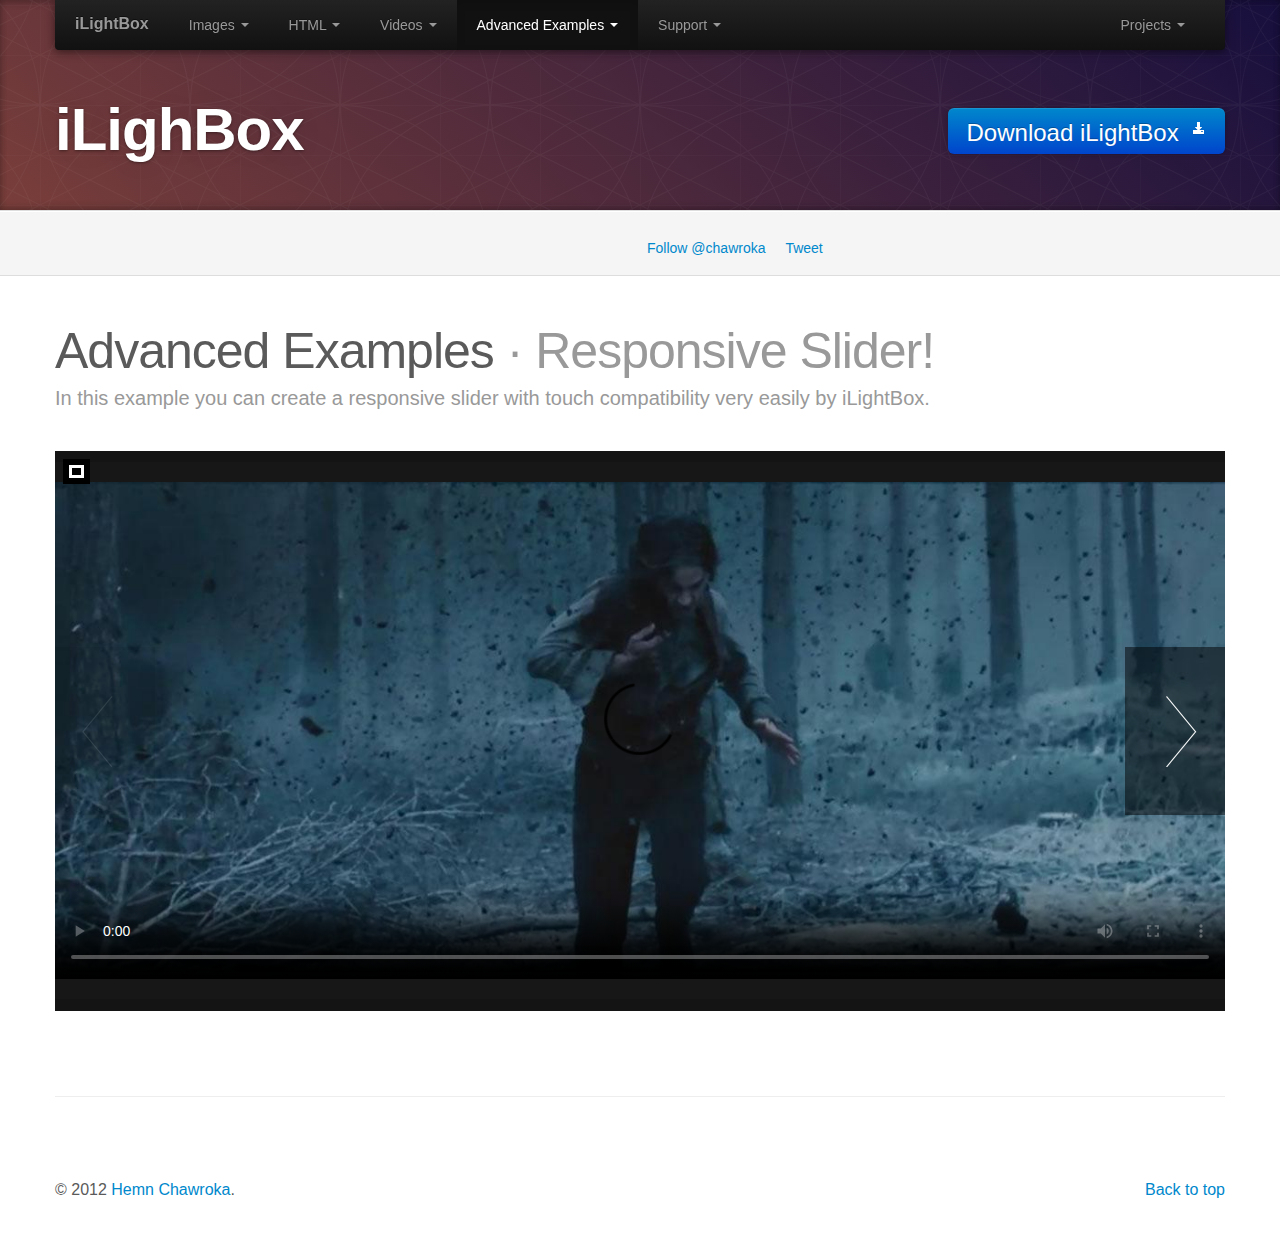
<file: codecanyon/responsive_slider.html>
<!DOCTYPE html>
<html lang="en">
  <head>
	<meta charset="utf-8">
	<title>iLightBox &middot; Revolutionary Lightbox Plugin</title>
	<meta http-equiv="X-UA-Compatible" content="IE=edge" />
	<meta name="viewport" content="width=device-width, initial-scale=1.0">
	<meta name="author" content="Hemn Chawroka" />

    <!-- Le styles -->
	<link href="assets/css/bootstrap.css" rel="stylesheet">
	<link href="assets/css/bootstrap-responsive.css" rel="stylesheet">
	<link href="assets/css/docs.css" rel="stylesheet">
	<link href="src/css/ilightbox.css" rel="stylesheet">
    <style>

    /* GLOBAL STYLES
    -------------------------------------------------- */
    /* Padding below the footer and lighter body text */

    body {
      padding-top: 0;
      padding-bottom: 40px;
      color: #5a5a5a;
    }
	
	.jumbotron {
	  background: #793e3a; /* Old browsers */
	  background: -moz-linear-gradient(45deg,  #793e3a 0%, #170f3e 100%); /* FF3.6+ */
	  background: -webkit-gradient(linear, left bottom, right top, color-stop(0%,#793e3a), color-stop(100%,#170f3e)); /* Chrome,Safari4+ */
	  background: -webkit-linear-gradient(45deg,  #793e3a 0%,#170f3e 100%); /* Chrome10+,Safari5.1+ */
	  background: -o-linear-gradient(45deg,  #793e3a 0%,#170f3e 100%); /* Opera 11.10+ */
	  background: -ms-linear-gradient(45deg,  #793e3a 0%,#170f3e 100%); /* IE10+ */
	  background: linear-gradient(45deg,  #793e3a 0%,#170f3e 100%); /* W3C */
	  filter: progid:DXImageTransform.Microsoft.gradient( startColorstr='#793e3a', endColorstr='#170f3e',GradientType=1 ); /* IE6-9 fallback on horizontal gradient */
	}
	
	.subhead .btn {
		padding: 11px 19px;
		font-size: 24px;
		font-weight: 200;
		color: #fff;
		border: 0;
		-webkit-border-radius: 6px;
		-moz-border-radius: 6px;
		border-radius: 6px;
		-webkit-box-shadow: inset 0 1px 0 rgba(255,255,255,.1), 0 1px 5px rgba(0,0,0,.25);
		-moz-box-shadow: inset 0 1px 0 rgba(255,255,255,.1), 0 1px 5px rgba(0,0,0,.25);
		box-shadow: inset 0 1px 0 rgba(255,255,255,.1), 0 1px 5px rgba(0,0,0,.25);
		-webkit-transition: none;
		-moz-transition: none;
		transition: none;
		margin-top: 18px;
	}



    /* CUSTOMIZE THE NAVBAR
    -------------------------------------------------- */

    /* Special class on .container surrounding .navbar, used for positioning it into place. */
    .navbar-wrapper {
      position: fixed;
      z-index: 1035;
	  top: 0;
	  left: 0;
	  right: 0;
    }

    .navbar  {
      margin-bottom: 0;
    }

    /* Remove border and change up box shadow for more contrast */
    .navbar .navbar-inner {
      border: 0;
      -webkit-box-shadow: 0 2px 10px rgba(0,0,0,.5);
         -moz-box-shadow: 0 2px 10px rgba(0,0,0,.5);
              box-shadow: 0 2px 10px rgba(0,0,0,.5);
			  
      -webkit-border-radius: 0 0 4px 4px;
         -moz-border-radius: 0 0 4px 4px;
              border-radius: 0 0 4px 4px;
    }

    /* Downsize the brand/project name a bit */
    .navbar .brand {
      padding: 14px 20px 16px; /* Increase vertical padding to match navbar links */
      font-size: 16px;
      font-weight: bold;
      text-shadow: 0 -1px 0 rgba(0,0,0,.5);
    }

    /* Navbar links: increase padding for taller navbar */
    .navbar .nav > li > a {
      padding: 15px 20px;
    }

    /* Offset the responsive button for proper vertical alignment */
    .navbar .btn-navbar {
      margin-top: 10px;
    }



    /* CUSTOMIZE THE NAVBAR
    -------------------------------------------------- */
	.masthead {
		padding-top: 110px;
		padding-bottom: 60px;
	}



    /* MARKETING CONTENT
    -------------------------------------------------- */
	.subhead {
		padding-top: 90px;
		padding-bottom: 40px;
	}

    /* Center align the text within the three columns below the carousel */
    .marketing .span4, .marketing .span4 p, .marketing .marketing-byline {
      text-align: center;
    }
	.marketing .marketing-byline.left {
	  text-align: left;
      margin-top: -50px;
    }
    .marketing h2 {
      font-weight: normal;
    }
	.marketing p, .hero-unit {
	  text-align: left;
	}


    /* Featurettes
    ------------------------- */

    .featurette-divider {
      margin: 80px 0; /* Space out the Bootstrap <hr> more */
    }
    .featurette {
      overflow: hidden; /* Vertically center images part 2: clear their floats. */
	  text-align: left;
    }
    .featurette-image {
      margin-top: -120px; /* Vertically center images part 3: negative margin up the image the same amount of the padding to center it. */
    }

    /* Give some space on the sides of the floated elements so text doesn't run right into it. */
    .featurette-image.pull-left {
      margin-right: 40px;
    }
    .featurette-image.pull-right {
      margin-left: 40px;
    }

    /* Thin out the marketing headings */
    .featurette-heading {
      font-size: 50px;
      font-weight: 300;
      line-height: 1;
      letter-spacing: -1px;
	  margin-bottom: 60px !important;
    }
	
	.thumbnail > img {
	  margin: 0 auto;
	}



    /* RESPONSIVE CSS
    -------------------------------------------------- */
	
	@media (max-width: 1200px) {
	  .slider {
	    height: 420px;
	  }
	}

    @media (max-width: 979px) {

		.navbar-wrapper {
          position: relative;
		  margin-top: 20px;
		}

      .container.navbar-wrapper {
        margin-bottom: 0;
        width: auto;
      }
      .navbar-inner {
        border-radius: 0;
        margin: -20px 0;
      }

      .featurette {
        height: auto;
        padding: 0;
      }
      .featurette-image.pull-left,
      .featurette-image.pull-right {
        display: block;
        float: none;
        max-width: 40%;
        margin: 0 auto 20px;
      }
	  .slider {
	    height: 260px;
	  }
    }


    @media (max-width: 767px) {

      .navbar-inner {
        margin: -20px;
      }

      .marketing .span4 + .span4 {
        margin-top: 40px;
      }

      .featurette-heading {
        font-size: 30px;
      }
      .featurette .lead {
        font-size: 18px;
        line-height: 1.5;
      }
	  .slider {
	    height: 260px;
	  }

    }
    </style>
	<!--[if IE 7]>
    <style>
	.jumbotron {
	  background: #47263C url(assets/img/bs-docs-masthead-pattern.png) repeat center center;
	  filter: none;
	}
	
    .navbar-wrapper {
      width: 100%;
    }
    </style>
	<![endif]-->
	
    <!-- HTML5 shim, for IE6-8 support of HTML5 elements -->
    <!--[if lt IE 9]>
      <script src="http://html5shim.googlecode.com/svn/trunk/html5.js"></script>
    <![endif]-->
  </head>

  <body data-spy="scroll" data-target=".navbar">



    <!-- NAVBAR
    ================================================== -->
    <!-- Wrap the .navbar in .container to center it on the page and provide easy way to target it with .navbar-wrapper. -->
    <div class="container navbar-wrapper">

      <div class="navbar navbar-inverse">
        <div class="navbar-inner">
          <!-- Responsive Navbar Part 1: Button for triggering responsive navbar (not covered in tutorial). Include responsive CSS to utilize. -->
          <a class="btn btn-navbar" data-toggle="collapse" data-target=".nav-collapse">
            <span class="icon-bar"></span>
            <span class="icon-bar"></span>
            <span class="icon-bar"></span>
          </a>
          <a class="brand" href="http://ilightbox.net/">iLightBox</a>
          <!-- Responsive Navbar Part 2: Place all navbar contents you want collapsed withing .navbar-collapse.collapse. -->
          <div class="nav-collapse collapse">
            <ul class="nav">
              <li class="dropdown">
                <a href="#" class="dropdown-toggle" data-toggle="dropdown">Images <b class="caret"></b></a>
                <ul class="dropdown-menu">
                  <li><a href="index.html#singleimage">Single Image</a></li>
                  <li><a href="index.html#imagegallery">Image Gallery</a></li>
                  <li><a href="index.html#deeplinking_looping">Deeplinking & Infinite</a></li>
                  <li><a href="index.html#advanced_images">Advanced Examples</a></li>
                </ul>
              </li>
              <li class="dropdown">
                <a href="#" class="dropdown-toggle" data-toggle="dropdown">HTML <b class="caret"></b></a>
                <ul class="dropdown-menu">
                  <li><a href="index.html#html_inline_content">Inline Content</a></li>
                  <li><a href="index.html#html_ajax">Ajax</a></li>
                  <li><a href="index.html#html_flash">Flash / SWF</a></li>
                  <li><a href="index.html#html_iframe">IFRAME</a></li>
                  <li><a href="index.html#html_advanced_examples">Advanced Examples</a></li>
                </ul>
              </li>
              <li class="dropdown">
                <a href="#" class="dropdown-toggle" data-toggle="dropdown">Videos <b class="caret"></b></a>
                <ul class="dropdown-menu">
                  <li><a href="index.html#video_simple">Simple Usage</a></li>
                  <li><a href="index.html#video_advanced_examples">Advanced Examples</a></li>
                </ul>
              </li>
              <li class="dropdown active">
                <a href="#" class="dropdown-toggle" data-toggle="dropdown">Advanced Examples <b class="caret"></b></a>
                <ul class="dropdown-menu">
                  <li><a href="index.html#advanced_mixed">Mixed Contents & Google Maps via API</a></li>
                  <li><a href="index.html#advanced_events">Events</a></li>
                  <li><a href="index.html#galley_with_slideshow">Image Gallery with Slideshow</a></li>
                  <li><a href="index.html#advanced_dialogues">Alert/Confirm/Prompt</a></li>
                  <li><a href="plus_comment.html">Image Preview + Sidebar</a></li>
                  <li><a href="infinite_scroll.html">Infinite Scroll Gallery</a></li>
                  <li class="active"><a href="responsive_slider.html">Responsive Slider!</a></li>
                </ul>
              </li>
              <li class="dropdown">
                <a href="#" class="dropdown-toggle" data-toggle="dropdown">Support <b class="caret"></b></a>
                <ul class="dropdown-menu">
                  <li><a href="http://iprodev.com/ilightbox/discussion.html">Discussion</a></li>
                  <li><a href="http://iprodev.com/ilightbox/faq.html">Frequently Asked Questions</a></li>
                  <li><a href="http://iprodev.com/ilightbox/changelog.html">Changelog</a></li>
                </ul>
              </li>
            </ul>
            <ul class="nav pull-right">
              <li class="dropdown">
                <a href="#" class="dropdown-toggle" data-toggle="dropdown">Projects <b class="caret"></b></a>
                <ul class="dropdown-menu" id="projects_container">
                </ul>
              </li>
            </ul>
          </div><!--/.nav-collapse -->
        </div><!-- /.navbar-inner -->
      </div><!-- /.navbar -->

    </div><!-- /.container -->

<div class="jumbotron subhead">
  <div class="container">
    <a href="http://goo.gl/nl0Bg" class="btn btn-primary btn-large pull-right">Download iLightBox&nbsp;&nbsp;<i class="icon-download-alt icon-white"></i></a>
    <h1>iLighBox</h1>
  </div>
</div>

<div class="bs-docs-social">
  <div class="container">
    <ul class="bs-docs-social-buttons">
      <li>
        <iframe src="http://www.facebook.com/plugins/like.php?href=http%3A%2F%2Fiprodev.com%2Filightbox%2F&amp;send=false&amp;layout=button_count&amp;width=150&amp;show_faces=true&amp;font&amp;colorscheme=light&amp;action=recommend&amp;height=21" scrolling="no" frameborder="0" style="border:none; overflow:hidden; width:150px; height:21px;" allowTransparency="true"></iframe>
      </li>
      <li>
        <div class="g-plusone" data-size="medium" data-href="http://iprodev.com/ilightbox/"></div>
      </li>
      <li class="follow-btn">
        <a href="https://twitter.com/chawroka" class="twitter-follow-button" data-link-color="#0069D6" data-show-count="true">Follow @chawroka</a>
      </li>
      <li class="tweet-btn">
        <a href="https://twitter.com/share" class="twitter-share-button" data-url="http://iprodev.com/ilightbox/" data-count="horizontal" data-via="chawroka" data-related="@chawroka:iLightBox - Revolutionary Lightbox for creative and ambitious web designers and developers.">Tweet</a>
      </li>
    </ul>
  </div>
</div>



    <!-- Marketing messaging and featurettes
    ================================================== -->
    <!-- Wrap the rest of the page in another container to center all the content. -->

<div class="container marketing">
<br>
<br>
      <!-- START THE FEATURETTES -->

      <div class="featurette">
        <h2 class="featurette-heading">Advanced Examples <span class="muted">&middot; Responsive Slider!</span></h2>
		<p class="marketing-byline left">In this example you can create a responsive slider with touch compatibility very easily by iLightBox.</p>
		<iframe src="assets/ajax/inline_slider.html" width="100%" height="560" frameborder="0" class="slider" allowFullScreen="true" webkitAllowFullScreen="true" mozAllowFullScreen="true"></iframe>
      </div>

      <!-- /END THE FEATURETTES -->


      <hr class="featurette-divider" id="last_divider">

      <!-- FOOTER -->
      <footer>
        <p class="pull-right"><a href="#home">Back to top</a></p>
        <p align="left">&copy; 2012 <a href="http://iprodev.com/">Hemn Chawroka</a>.</p>
      </footer>

    </div><!-- /.container -->



    <!-- Le javascript
    ================================================== -->
	<!-- Placed at the end of the document so the pages load faster -->
	<script type="text/javascript" src="http://platform.twitter.com/widgets.js"></script>
	<script src="assets/js/jquery.js"></script>
	<script type="text/javascript" async defer src="http://iprodev.com/projects.php?p=ilightbox"></script>
	<script src="assets/js/bootstrap-dropdown.js"></script>
	<script src="assets/js/bootstrap-tooltip.js"></script>
	<script src="assets/js/bootstrap-popover.js"></script>
    <script src="assets/js/bootstrap-collapse.js"></script>
	<script>
		window.___gcfg = {lang: "en"};
		(function() {
			var po = document.createElement("script"); po.type = "text/javascript"; po.async = true;
			po.src = "https://apis.google.com/js/plusone.js";
			var s = document.getElementsByTagName("script")[0]; s.parentNode.insertBefore(po, s);
		})();
	</script>
  </body>
</html>
</file>
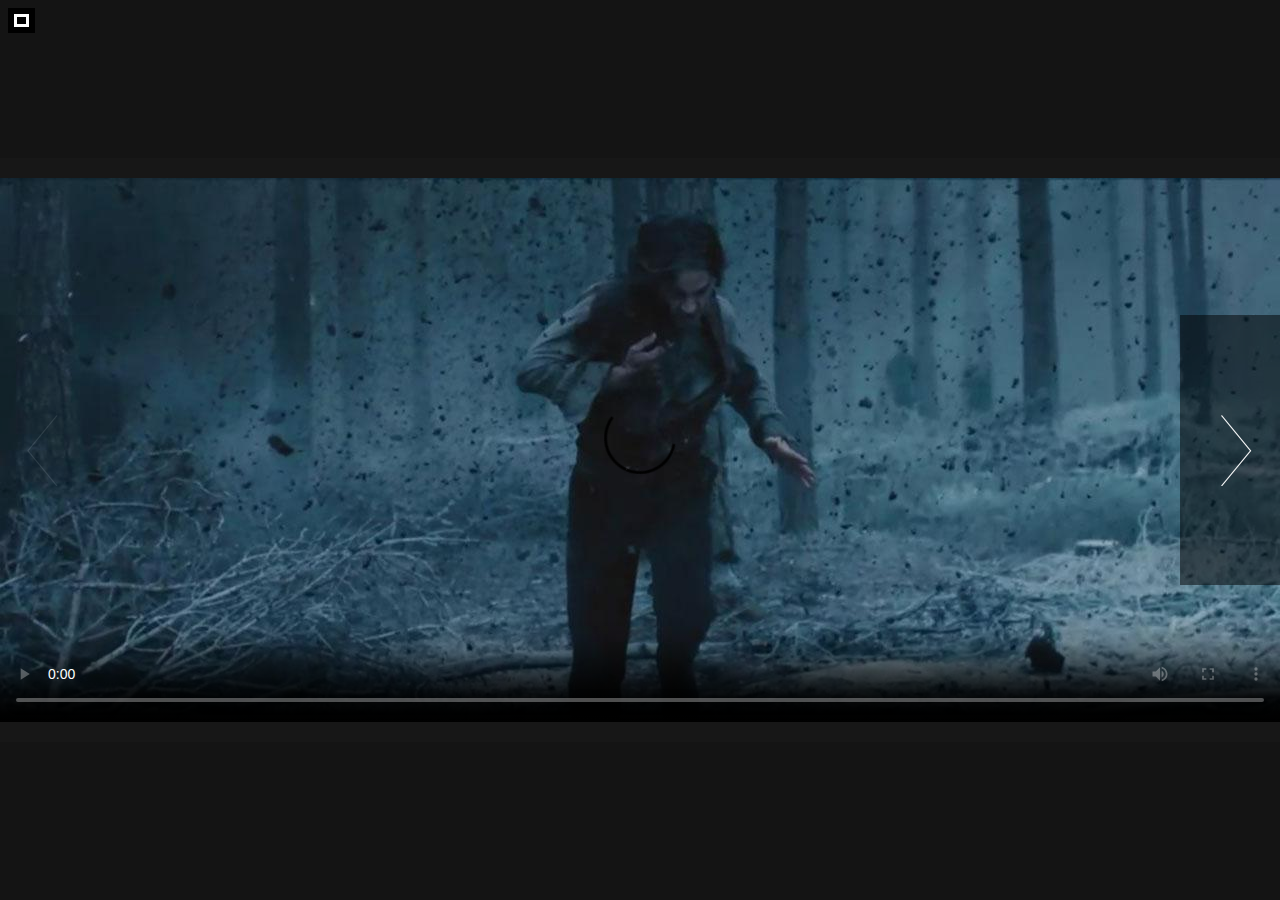
<file: codecanyon/assets/ajax/inline_slider.html>
<!DOCTYPE html>
<html lang="en">
	<head>
		<meta charset="utf-8" />
		<meta http-equiv="X-UA-Compatible" content="IE=edge" />
		<meta name="author" content="Hemn Chawroka" />
		<link href="../../src/css/ilightbox.css" rel="stylesheet" />
		<script type="text/javascript" src="../js/jquery.js"></script>
		<script type="text/javascript" src="../js/jquery.requestAnimationFrame.js"></script>
		<script type="text/javascript" src="../../src/js/jquery.mousewheel.js"></script>
		<script type="text/javascript" src="../../src/js/ilightbox.packed.js"></script>

		<script type="text/javascript">

			$(window).load(function(){
				$.iLightBox(
					[
						{
							URL: "http://iprodev.com/ilightbox/assets/MV5BMTM1NTMyMDE4OV5BMTFeQW1wNF5BbWU3MDEyNTI0OTU.mp4",
							options: {
								thumbnail: "../img/thumbnails/sherlock_holmes/trailer.jpg",
								html5video: {
									webm: "http://iprodev.com/ilightbox/assets/MV5BMTM1NTMyMDE4OV5BMTFeQW1wNF5BbWU3MDEyNTI0OTU.webm",
									poster: "../img/sherlock_holmes/trailer.jpg"
								},
								width: 1280,
								height: 544
							}
						},
						{
							URL: "../img/sherlock_holmes/1.jpg",
							options: {
								thumbnail: "../img/thumbnails/sherlock_holmes/1.jpg"
							}
						},
						{
							URL: "../img/sherlock_holmes/2.jpg",
							options: {
								thumbnail: "../img/thumbnails/sherlock_holmes/2.jpg"
							}
						},
						{
							URL: "http://www.youtube.com/embed/lNxhpNpnAkk?autohide=1&border=0&egm=0&showinfo=0&showsearch=0",
							options: {
								thumbnail: "../img/thumbnails/sherlock_holmes/mqdefault.jpg",
								icon: "video",
								width: 1280,
								height: 720
							}
						},
						{
							URL: "../img/sherlock_holmes/3.jpg",
							options: {
								thumbnail: "../img/thumbnails/sherlock_holmes/3.jpg"
							}
						},
						{
							URL: "../img/sherlock_holmes/4.jpg",
							options: {
								thumbnail: "../img/thumbnails/sherlock_holmes/4.jpg"
							}
						},
						{
							URL: "../img/sherlock_holmes/5.jpg",
							options: {
								thumbnail: "../img/thumbnails/sherlock_holmes/5.jpg"
							}
						},
						{
							URL: "../img/sherlock_holmes/6.jpg",
							options: {
								thumbnail: "../img/thumbnails/sherlock_holmes/6.jpg"
							}
						},
						{
							URL: "../img/sherlock_holmes/7.jpg",
							options: {
								thumbnail: "../img/thumbnails/sherlock_holmes/7.jpg"
							}
						},
						{
							URL: "../img/sherlock_holmes/8.jpg",
							options: {
								thumbnail: "../img/thumbnails/sherlock_holmes/8.jpg"
							}
						}
					],
					{
						path: 'horizontal',
						skin: 'metro-black custom',
						minScale: 0.1,
						fullViewPort: 'fill',
						mobileOptimizer: false,
						overlay: {
							opacity: 0,
							blur: 0
						},
						styles: {
							nextOffsetX: 60,
							prevOffsetX: 60
						},
						controls: {
							thumbnail: false,
							arrows: true
						},
						keyboard: {
							esc: 0
						}
					}
				);
			});
		
		</script>
		
		<style>
			html {
				margin: 0;
				padding: 0;
				overflow: hidden;
				background: #141414;
			}
			
			.ilightbox-holder.custom {
				-webkit-box-shadow: none;
				box-shadow: none;
				
				padding: 20px;
				background: #171717;
			}
			
			.ilightbox-holder.ilightbox-fullscreen {
				background: #000;
			}
			
			.ilightbox-close {
				display: none;
			}
		</style>
	</head>
	<body>

	</body>
</html>
</file>
<file: codecanyon/assets/js/google-code-prettify/prettify.css>
/* SPAN elements with the classes below are added by prettyprint. */
.pln { color: #000 }  /* plain text */

@media screen {
  .str { color: #080 }  /* string content */
  .kwd { color: #008 }  /* a keyword */
  .com { color: #999 }  /* a comment */
  .typ { color: #606 }  /* a type name */
  .lit { color: #2269D5 }  /* a literal value */
  /* punctuation, lisp open bracket, lisp close bracket */
  .pun, .opn, .clo { color: #660 }
  .tag { color: #008 }  /* a markup tag name */
  .atn { color: #606 }  /* a markup attribute name */
  .atv { color: #080 }  /* a markup attribute value */
  .dec, .var { color: #606 }  /* a declaration; a variable name */
  .fun { color: red }  /* a function name */
}

/* Use higher contrast and text-weight for printable form. */
@media print, projection {
  .str { color: #060 }
  .kwd { color: #006; font-weight: bold }
  .com { color: #600; font-style: italic }
  .typ { color: #404; font-weight: bold }
  .lit { color: #044 }
  .pun, .opn, .clo { color: #440 }
  .tag { color: #006; font-weight: bold }
  .atn { color: #404 }
  .atv { color: #060 }
}

.prettyprint {
  padding: 8px;
  background-color: #f7f7f9;
  border: 1px solid #e1e1e8;
}
.prettyprint.linenums {
  -webkit-box-shadow: inset 40px 0 0 #fbfbfc, inset 41px 0 0 #ececf0;
     -moz-box-shadow: inset 40px 0 0 #fbfbfc, inset 41px 0 0 #ececf0;
          box-shadow: inset 40px 0 0 #fbfbfc, inset 41px 0 0 #ececf0;
}

/* Specify class=linenums on a pre to get line numbering */
ol.linenums {
  margin: 0 0 0 33px; /* IE indents via margin-left */
}
ol.linenums li {
  padding-left: 12px;
  color: #bebec5;
  line-height: 20px;
  text-shadow: 0 1px 0 #fff;
}
</file>
<file: codecanyon/assets/css/demo_ajax_stevejobs.css>
/* This styling targets the content that is fetched through ajax */
.demo_stevejobs {
  float: left;
  position: relative;
  width: 655px;
  padding: 15px;
  padding-top: 0;
  padding-bottom: 25px;
  background: #fff url('../img/stevejobs/background_right.jpg') top right repeat-y;
}
.demo_stevejobs h1 {
  margin-bottom: 9px;
  height: 30px;
  float: left;
  width: 100%;
  background: url('../img/stevejobs/h1.jpg') top left no-repeat;
}
.demo_stevejobs h1 span { visibility: hidden; }
.demo_stevejobs .side {
  float: right;
  position: relative;
  width: 210px;
  padding-left: 15px;
  padding-bottom: 15px;
}
.demo_stevejobs .side a { float: left; position: relative; }
.demo_stevejobs .side a:hover .enlarge {
  display:none;
  position: absolute;
  top: -9px;
  left: -9px;
  height: 16px;
  width: 16px;
  background: url('../img/stevejobs/enlarge.png') top left no-repeat;
  *background: none;
}
.demo_stevejobs .side img {
  margin-bottom: 15px;
  -webkit-box-shadow: 0px 1px 2px rgba(0,0,0,.4);
     -moz-box-shadow: 0px 1px 2px rgba(0,0,0,.4);
          box-shadow: 0px 1px 2px rgba(0,0,0,.4);
  
}

.demo_stevejobs .info {
  float: left;
  width: 415px;
  font-size: 11px;
  text-align: justify;
  color: #333;
}

.demo_stevejobs blockquote {
  padding: 10px 10px 0px 10px;
  font-style: italic;
  font-size: 11px;
  border: 0;
  color: #888;
}
.demo_stevejobs .source {
  position: absolute;
  left: 0;
  bottom: 0;
  width: 445px;
  height: 32px;
  padding-top: 2px;
  line-height: 31px;
  background: #f2f2f2 url('../img/stevejobs/source_background_top.jpg') top left repeat-x;
}

.demo_stevejobs .source a {
 float: left;
 height: 30px;
 width: 90px;
 margin-left: 15px;
 background: url('../img/stevejobs/wikipedia.jpg') left center no-repeat;
}
.demo_stevejobs .source a span { display: none; }

.demo_stevejobs .readon {
  float: left;
  width: 100%;
  height: 30px;
  line-height: 30px;
  margin-bottom: 18px;
}

.demo_stevejobs .readon a {
 float: right;
 height: 25px;
 width: 66px;
 background-image: url('../img/stevejobs/button_readon.jpg');
 background-position: 0px 0px;
 background-repeat: no-repeat;
}
.demo_stevejobs .readon a:hover {
 background-position: -66px 0px;
}
.demo_stevejobs .readon a span { display: none; }
</file>
<file: css/youdidwhat2014.css>
html
{
    font-family: 'Lato', sans-serif;

}

.d1
{
    font-family: 'Lato', sans-serif;
    text-align: center;
    font-size: 70px;
    font-weight: bold;
    padding: 3px 3px 3px 3px;
    
    
    
}
.d2

{
    font-size: 40px;
    text-align: center;
    padding-top 10px;
    
}

a
{
    list-style-type: none;
    padding-top: 3px;
    align-content: center;
    font-size: 25px;
    color: #6D6968;
    text-decoration: none;
    
}

.anchor {
    text-align: center;
    display: block;
    padding: 30px;
}

a:hover
{ 
   
    color: #E0E0E0;
}
</file>
<file: codecanyon/assets/css/docs.css>
/* Add additional stylesheets below
-------------------------------------------------- */
/*
  Bootstrap's documentation styles
  Special styles for presenting Bootstrap's documentation and examples
*/



/* Body and structure
-------------------------------------------------- */

body {
  position: relative;
  padding-top: 40px;
}

/* Code in headings */
h3 code {
  font-size: 14px;
  font-weight: normal;
}



/* Tweak navbar brand link to be super sleek
-------------------------------------------------- */

body > .navbar {
  font-size: 13px;
}

/* Change the docs' brand */
body > .navbar .brand {
  padding-right: 0;
  padding-left: 0;
  margin-left: 20px;
  float: right;
  font-weight: bold;
  color: #000;
  text-shadow: 0 1px 0 rgba(255,255,255,.1), 0 0 30px rgba(255,255,255,.125);
  -webkit-transition: all .2s linear;
     -moz-transition: all .2s linear;
          transition: all .2s linear;
}
body > .navbar .brand:hover {
  text-decoration: none;
  text-shadow: 0 1px 0 rgba(255,255,255,.1), 0 0 30px rgba(255,255,255,.4);
}


/* Sections
-------------------------------------------------- */

/* padding for in-page bookmarks and fixed navbar */
section {
  padding-top: 30px;
}
section > .page-header,
section > .lead {
  color: #5a5a5a;
}
section > ul li {
  margin-bottom: 5px;
}

/* Separators (hr) */
.bs-docs-separator {
  margin: 40px 0 39px;
}

/* Faded out hr */
hr.soften {
  height: 1px;
  margin: 70px 0;
  background-image: -webkit-linear-gradient(left, rgba(0,0,0,0), rgba(0,0,0,.1), rgba(0,0,0,0));
  background-image:    -moz-linear-gradient(left, rgba(0,0,0,0), rgba(0,0,0,.1), rgba(0,0,0,0));
  background-image:     -ms-linear-gradient(left, rgba(0,0,0,0), rgba(0,0,0,.1), rgba(0,0,0,0));
  background-image:      -o-linear-gradient(left, rgba(0,0,0,0), rgba(0,0,0,.1), rgba(0,0,0,0));
  border: 0;
}



/* Jumbotrons
-------------------------------------------------- */

/* Base class
------------------------- */
.jumbotron {
  position: relative;
  padding: 40px 0;
  color: #fff;
  text-align: center;
  text-shadow: 0 1px 3px rgba(0,0,0,.4), 0 0 30px rgba(0,0,0,.075);
  background: #020031; /* Old browsers */
  background: -moz-linear-gradient(45deg,  #020031 0%, #6d3353 100%); /* FF3.6+ */
  background: -webkit-gradient(linear, left bottom, right top, color-stop(0%,#020031), color-stop(100%,#6d3353)); /* Chrome,Safari4+ */
  background: -webkit-linear-gradient(45deg,  #020031 0%,#6d3353 100%); /* Chrome10+,Safari5.1+ */
  background: -o-linear-gradient(45deg,  #020031 0%,#6d3353 100%); /* Opera 11.10+ */
  background: -ms-linear-gradient(45deg,  #020031 0%,#6d3353 100%); /* IE10+ */
  background: linear-gradient(45deg,  #020031 0%,#6d3353 100%); /* W3C */
  filter: progid:DXImageTransform.Microsoft.gradient( startColorstr='#020031', endColorstr='#6d3353',GradientType=1 ); /* IE6-9 fallback on horizontal gradient */
  -webkit-box-shadow: inset 0 3px 7px rgba(0,0,0,.2), inset 0 -3px 7px rgba(0,0,0,.2);
     -moz-box-shadow: inset 0 3px 7px rgba(0,0,0,.2), inset 0 -3px 7px rgba(0,0,0,.2);
          box-shadow: inset 0 3px 7px rgba(0,0,0,.2), inset 0 -3px 7px rgba(0,0,0,.2);
}
.jumbotron h1 {
  font-size: 80px;
  font-weight: bold;
  letter-spacing: -1px;
  line-height: 1;
}
.jumbotron p {
  font-size: 24px;
  font-weight: 300;
  line-height: 1.25;
  margin-bottom: 30px;
}

/* Link styles (used on .masthead-links as well) */
.jumbotron a {
  color: #fff;
  color: rgba(255,255,255,.5);
  -webkit-transition: all .2s ease-in-out;
     -moz-transition: all .2s ease-in-out;
          transition: all .2s ease-in-out;
}
.jumbotron a:hover {
  color: #fff;
  text-shadow: 0 0 10px rgba(255,255,255,.25);
}

/* Download button */
.masthead .btn {
  padding: 19px 24px;
  font-size: 24px;
  font-weight: 200;
  color: #fff; /* redeclare to override the `.jumbotron a` */
  border: 0;
  -webkit-border-radius: 6px;
     -moz-border-radius: 6px;
          border-radius: 6px;
  -webkit-box-shadow: inset 0 1px 0 rgba(255,255,255,.1), 0 1px 5px rgba(0,0,0,.25);
     -moz-box-shadow: inset 0 1px 0 rgba(255,255,255,.1), 0 1px 5px rgba(0,0,0,.25);
          box-shadow: inset 0 1px 0 rgba(255,255,255,.1), 0 1px 5px rgba(0,0,0,.25);
  -webkit-transition: none;
     -moz-transition: none;
          transition: none;
}
.masthead .btn:hover {
  -webkit-box-shadow: inset 0 1px 0 rgba(255,255,255,.1), 0 1px 5px rgba(0,0,0,.25);
     -moz-box-shadow: inset 0 1px 0 rgba(255,255,255,.1), 0 1px 5px rgba(0,0,0,.25);
          box-shadow: inset 0 1px 0 rgba(255,255,255,.1), 0 1px 5px rgba(0,0,0,.25);
}
.masthead .btn:active {
  -webkit-box-shadow: inset 0 2px 4px rgba(0,0,0,.1), 0 1px 0 rgba(255,255,255,.1);
     -moz-box-shadow: inset 0 2px 4px rgba(0,0,0,.1), 0 1px 0 rgba(255,255,255,.1);
          box-shadow: inset 0 2px 4px rgba(0,0,0,.1), 0 1px 0 rgba(255,255,255,.1);
}


/* Pattern overlay
------------------------- */
.jumbotron .container {
  position: relative;
  z-index: 2;
}
.jumbotron:after {
  content: '';
  display: block;
  position: absolute;
  top: 0;
  right: 0;
  bottom: 0;
  left: 0;
  background: url(../img/bs-docs-masthead-pattern.png) repeat center center;
  opacity: .4;
}

/* Masthead (docs home)
------------------------- */
.masthead {
  padding: 70px 0 80px;
  margin-bottom: 0;
  color: #fff;
}
.masthead h1 {
  font-size: 120px;
  line-height: 1;
  letter-spacing: -2px;
}
.masthead p {
  font-size: 40px;
  font-weight: 200;
  line-height: 1.25;
}

/* Textual links in masthead */
.masthead-links {
  margin: 0;
  list-style: none;
}
.masthead-links li {
  display: inline;
  padding: 0 10px;
  color: rgba(255,255,255,.25);
}

/* Social proof buttons from GitHub & Twitter */
.bs-docs-social {
  padding: 15px 0;
  text-align: center;
  background-color: #f5f5f5;
  border-top: 1px solid #fff;
  border-bottom: 1px solid #ddd;
}

/* Quick links on Home */
.bs-docs-social-buttons {
  margin-left: 0;
  margin-bottom: 0;
  padding-left: 0;
  list-style: none;
}
.bs-docs-social-buttons li {
  display: inline-block;
  padding: 5px 8px;
  line-height: 1;
  *display: inline;
  *zoom: 1;
}

/* Subhead (other pages)
------------------------- */
.subhead {
  text-align: left;
  border-bottom: 1px solid #ddd;
}
.subhead h1 {
  font-size: 60px;
}
.subhead p {
  margin-bottom: 20px;
}
.subhead .navbar {
  display: none;
}



/* Marketing section of Overview
-------------------------------------------------- */

.marketing {
  text-align: center;
  color: #5a5a5a;
}
.marketing h1 {
  margin: 60px 0 10px;
  font-size: 60px;
  font-weight: 200;
  line-height: 1;
  letter-spacing: -1px;
}
.marketing h2 {
  font-weight: 200;
  margin-bottom: 5px;
}
.marketing p {
  font-size: 16px;
  line-height: 1.5;
}
.marketing .marketing-byline {
  margin-bottom: 40px;
  font-size: 20px;
  font-weight: 300;
  line-height: 1.25;
  color: #999;
}
.marketing img {
  display: block;
  margin: 0 auto 30px;
}



/* Footer
-------------------------------------------------- */

.footer {
  padding: 70px 0;
  margin-top: 70px;
  border-top: 1px solid #e5e5e5;
  background-color: #f5f5f5;
}
.footer p {
  margin-bottom: 0;
  color: #777;
}
.footer-links {
  margin: 10px 0;
}
.footer-links li {
  display: inline;
  padding: 0 2px;
}
.footer-links li:first-child {
  padding-left: 0;
}



/* Special grid styles
-------------------------------------------------- */

.show-grid {
  margin-top: 10px;
  margin-bottom: 20px;
}
.show-grid [class*="span"] {
  background-color: #eee;
  text-align: center;
  -webkit-border-radius: 3px;
     -moz-border-radius: 3px;
          border-radius: 3px;
  min-height: 40px;
  line-height: 40px;
}
.show-grid:hover [class*="span"] {
  background: #ddd;
}
.show-grid .show-grid {
  margin-top: 0;
  margin-bottom: 0;
}
.show-grid .show-grid [class*="span"] {
  background-color: #ccc;
}



/* Mini layout previews
-------------------------------------------------- */
.mini-layout {
  border: 1px solid #ddd;
  -webkit-border-radius: 6px;
     -moz-border-radius: 6px;
          border-radius: 6px;
  -webkit-box-shadow: 0 1px 2px rgba(0,0,0,.075);
     -moz-box-shadow: 0 1px 2px rgba(0,0,0,.075);
          box-shadow: 0 1px 2px rgba(0,0,0,.075);
}
.mini-layout,
.mini-layout .mini-layout-body,
.mini-layout.fluid .mini-layout-sidebar {
  height: 300px;
}
.mini-layout {
  margin-bottom: 20px;
  padding: 9px;
}
.mini-layout div {
  -webkit-border-radius: 3px;
     -moz-border-radius: 3px;
          border-radius: 3px;
}
.mini-layout .mini-layout-body {
  background-color: #dceaf4;
  margin: 0 auto;
  width: 70%;
}
.mini-layout.fluid .mini-layout-sidebar,
.mini-layout.fluid .mini-layout-header,
.mini-layout.fluid .mini-layout-body {
  float: left;
}
.mini-layout.fluid .mini-layout-sidebar {
  background-color: #bbd8e9;
  width: 20%;
}
.mini-layout.fluid .mini-layout-body {
  width: 77.5%;
  margin-left: 2.5%;
}



/* Download page
-------------------------------------------------- */

.download .page-header {
  margin-top: 36px;
}
.page-header .toggle-all {
  margin-top: 5px;
}

/* Space out h3s when following a section */
.download h3 {
  margin-bottom: 5px;
}
.download-builder input + h3,
.download-builder .checkbox + h3 {
  margin-top: 9px;
}

/* Fields for variables */
.download-builder input[type=text] {
  margin-bottom: 9px;
  font-family: Menlo, Monaco, "Courier New", monospace;
  font-size: 12px;
  color: #d14;
}
.download-builder input[type=text]:focus {
  background-color: #fff;
}

/* Custom, larger checkbox labels */
.download .checkbox {
  padding: 6px 10px 6px 25px;
  font-size: 13px;
  line-height: 18px;
  color: #555;
  background-color: #f9f9f9;
  -webkit-border-radius: 3px;
     -moz-border-radius: 3px;
          border-radius: 3px;
  cursor: pointer;
}
.download .checkbox:hover {
  color: #333;
  background-color: #f5f5f5;
}
.download .checkbox small {
  font-size: 12px;
  color: #777;
}

/* Variables section */
#variables label {
  margin-bottom: 0;
}

/* Giant download button */
.download-btn {
  margin: 36px 0 108px;
}
#download p,
#download h4 {
  max-width: 50%;
  margin: 0 auto;
  color: #999;
  text-align: center;
}
#download h4 {
  margin-bottom: 0;
}
#download p {
  margin-bottom: 18px;
}
.download-btn .btn {
  display: block;
  width: auto;
  padding: 19px 24px;
  margin-bottom: 27px;
  font-size: 30px;
  line-height: 1;
  text-align: center;
  -webkit-border-radius: 6px;
     -moz-border-radius: 6px;
          border-radius: 6px;
}



/* Misc
-------------------------------------------------- */

/* Make tables spaced out a bit more */
h2 + table,
h3 + table,
h4 + table,
h2 + .row {
  margin-top: 5px;
}

/* Example sites showcase */
.example-sites {
  xmargin-left: 20px;
}
.example-sites img {
  max-width: 100%;
  margin: 0 auto;
}

.scrollspy-example {
  height: 200px;
  overflow: auto;
  position: relative;
}


/* Fake the :focus state to demo it */
.focused {
  border-color: rgba(82,168,236,.8);
  -webkit-box-shadow: inset 0 1px 3px rgba(0,0,0,.1), 0 0 8px rgba(82,168,236,.6);
     -moz-box-shadow: inset 0 1px 3px rgba(0,0,0,.1), 0 0 8px rgba(82,168,236,.6);
          box-shadow: inset 0 1px 3px rgba(0,0,0,.1), 0 0 8px rgba(82,168,236,.6);
  outline: 0;
}

/* For input sizes, make them display block */
.docs-input-sizes select,
.docs-input-sizes input[type=text] {
  display: block;
  margin-bottom: 9px;
}

/* Icons
------------------------- */
.the-icons {
  margin-left: 0;
  list-style: none;
}
.the-icons li {
  float: left;
  width: 25%;
  line-height: 25px;
}
.the-icons i:hover {
  background-color: rgba(255,0,0,.25);
}

/* Example page
------------------------- */
.bootstrap-examples p {
  font-size: 13px;
  line-height: 18px;
}
.bootstrap-examples .thumbnail {
  margin-bottom: 9px;
  background-color: #fff;
}



/* Bootstrap code examples
-------------------------------------------------- */

/* Base class */
.bs-docs-example {
  position: relative;
  margin: 15px 0;
  padding: 39px 19px 14px;
  *padding-top: 19px;
  background-color: #fff;
  border: 1px solid #ddd;
  -webkit-border-radius: 4px;
     -moz-border-radius: 4px;
          border-radius: 4px;
}

/* Echo out a label for the example */
.bs-docs-example:after {
  content: "Example";
  position: absolute;
  top: -1px;
  left: -1px;
  padding: 3px 7px;
  font-size: 12px;
  font-weight: bold;
  background-color: #f5f5f5;
  border: 1px solid #ddd;
  color: #9da0a4;
  -webkit-border-radius: 4px 0 4px 0;
     -moz-border-radius: 4px 0 4px 0;
          border-radius: 4px 0 4px 0;
}

/* Remove spacing between an example and it's code */
.bs-docs-example + .prettyprint {
  margin-top: -20px;
  padding-top: 15px;
}

/* Tweak examples
------------------------- */
.bs-docs-example > p:last-child {
  margin-bottom: 0;
}
.bs-docs-example .table,
.bs-docs-example .progress,
.bs-docs-example .well,
.bs-docs-example .alert,
.bs-docs-example .hero-unit,
.bs-docs-example .pagination,
.bs-docs-example .navbar,
.bs-docs-example > .nav,
.bs-docs-example blockquote {
  margin-bottom: 5px;
}
.bs-docs-example .pagination {
  margin-top: 0;
}
.bs-navbar-top-example,
.bs-navbar-bottom-example {
  z-index: 1;
  padding: 0;
  height: 90px;
  overflow: hidden; /* cut the drop shadows off */
}
.bs-navbar-top-example .navbar-fixed-top,
.bs-navbar-bottom-example .navbar-fixed-bottom {
  margin-left: 0;
  margin-right: 0;
}
.bs-navbar-top-example {
  -webkit-border-radius: 0 0 4px 4px;
     -moz-border-radius: 0 0 4px 4px;
          border-radius: 0 0 4px 4px;
}
.bs-navbar-top-example:after {
  top: auto;
  bottom: -1px;
  -webkit-border-radius: 0 4px 0 4px;
     -moz-border-radius: 0 4px 0 4px;
          border-radius: 0 4px 0 4px;
}
.bs-navbar-bottom-example {
  -webkit-border-radius: 4px 4px 0 0;
     -moz-border-radius: 4px 4px 0 0;
          border-radius: 4px 4px 0 0;
}
.bs-navbar-bottom-example .navbar {
  margin-bottom: 0;
}
form.bs-docs-example {
  padding-bottom: 19px;
}

/* Images */
.bs-docs-example-images img {
  margin: 10px;
  display: inline-block;
}

/* Tooltips */
.bs-docs-tooltip-examples {
  text-align: center;
  margin: 0 0 10px;
  list-style: none;
}
.bs-docs-tooltip-examples li {
  display: inline;
  padding: 0 10px;
}

/* Popovers */
.bs-docs-example-popover {
  padding-bottom: 24px;
  background-color: #f9f9f9;
}
.bs-docs-example-popover .popover {
  position: relative;
  display: block;
  float: left;
  width: 260px;
  margin: 20px;
}



/* Responsive docs
-------------------------------------------------- */

/* Utility classes table
------------------------- */
.responsive-utilities th small {
  display: block;
  font-weight: normal;
  color: #999;
}
.responsive-utilities tbody th {
  font-weight: normal;
}
.responsive-utilities td {
  text-align: center;
}
.responsive-utilities td.is-visible {
  color: #468847;
  background-color: #dff0d8 !important;
}
.responsive-utilities td.is-hidden {
  color: #ccc;
  background-color: #f9f9f9 !important;
}

/* Responsive tests
------------------------- */
.responsive-utilities-test {
  margin-top: 5px;
  margin-left: 0;
  list-style: none;
  overflow: hidden; /* clear floats */
}
.responsive-utilities-test li {
  position: relative;
  float: left;
  width: 25%;
  height: 43px;
  font-size: 14px;
  font-weight: bold;
  line-height: 43px;
  color: #999;
  text-align: center;
  border: 1px solid #ddd;
  -webkit-border-radius: 4px;
     -moz-border-radius: 4px;
          border-radius: 4px;
}
.responsive-utilities-test li + li {
  margin-left: 10px;
}
.responsive-utilities-test span {
  position: absolute;
  top:    -1px;
  left:   -1px;
  right:  -1px;
  bottom: -1px;
  -webkit-border-radius: 4px;
     -moz-border-radius: 4px;
          border-radius: 4px;
}
.responsive-utilities-test span {
  color: #468847;
  background-color: #dff0d8;
  border: 1px solid #d6e9c6;
}



/* Sidenav for Docs
-------------------------------------------------- */

.bs-docs-sidenav {
  width: 228px;
  margin: 30px 0 0;
  padding: 0;
  background-color: #fff;
  -webkit-border-radius: 6px;
     -moz-border-radius: 6px;
          border-radius: 6px;
  -webkit-box-shadow: 0 1px 4px rgba(0,0,0,.065);
     -moz-box-shadow: 0 1px 4px rgba(0,0,0,.065);
          box-shadow: 0 1px 4px rgba(0,0,0,.065);
}
.bs-docs-sidenav > li > a {
  display: block;
  width: 190px \9;
  margin: 0 0 -1px;
  padding: 8px 14px;
  border: 1px solid #e5e5e5;
}
.bs-docs-sidenav > li:first-child > a {
  -webkit-border-radius: 6px 6px 0 0;
     -moz-border-radius: 6px 6px 0 0;
          border-radius: 6px 6px 0 0;
}
.bs-docs-sidenav > li:last-child > a {
  -webkit-border-radius: 0 0 6px 6px;
     -moz-border-radius: 0 0 6px 6px;
          border-radius: 0 0 6px 6px;
}
.bs-docs-sidenav > .active > a {
  position: relative;
  z-index: 2;
  padding: 9px 15px;
  border: 0;
  text-shadow: 0 1px 0 rgba(0,0,0,.15);
  -webkit-box-shadow: inset 1px 0 0 rgba(0,0,0,.1), inset -1px 0 0 rgba(0,0,0,.1);
     -moz-box-shadow: inset 1px 0 0 rgba(0,0,0,.1), inset -1px 0 0 rgba(0,0,0,.1);
          box-shadow: inset 1px 0 0 rgba(0,0,0,.1), inset -1px 0 0 rgba(0,0,0,.1);
}
/* Chevrons */
.bs-docs-sidenav .icon-chevron-right {
  float: right;
  margin-top: 2px;
  margin-right: -6px;
  opacity: .25;
}
.bs-docs-sidenav > li > a:hover {
  background-color: #f5f5f5;
}
.bs-docs-sidenav a:hover .icon-chevron-right {
  opacity: .5;
}
.bs-docs-sidenav .active .icon-chevron-right,
.bs-docs-sidenav .active a:hover .icon-chevron-right {
  background-image: url(../img/glyphicons-halflings-white.png);
  opacity: 1;
}
.bs-docs-sidenav.affix {
  top: 40px;
}
.bs-docs-sidenav.affix-bottom {
  position: absolute;
  top: auto;
  bottom: 270px;
}




/* Responsive
-------------------------------------------------- */

/* Desktop large
------------------------- */
@media (min-width: 1200px) {
  .bs-docs-container {
    max-width: 970px;
  }
  .bs-docs-sidenav {
    width: 258px;
  }
  .bs-docs-sidenav > li > a {
    width: 230px \9; /* Override the previous IE8-9 hack */
  }
}

/* Desktop
------------------------- */
@media (max-width: 980px) {
  /* Unfloat brand */
  body > .navbar-fixed-top .brand {
    float: left;
    margin-left: 0;
    padding-left: 10px;
    padding-right: 10px;
  }

  /* Inline-block quick links for more spacing */
  .quick-links li {
    display: inline-block;
    margin: 5px;
  }

  /* When affixed, space properly */
  .bs-docs-sidenav {
    top: 0;
    margin-top: 30px;
    margin-right: 0;
  }
}

/* Tablet to desktop
------------------------- */
@media (min-width: 768px) and (max-width: 980px) {
  /* Remove any padding from the body */
  body {
    padding-top: 0;
  }
  /* Widen masthead and social buttons to fill body padding */
  .jumbotron {
    margin-top: -20px; /* Offset bottom margin on .navbar */
  }
  /* Adjust sidenav width */
  .bs-docs-sidenav {
    width: 166px;
    margin-top: 20px;
  }
  .bs-docs-sidenav.affix {
    top: 0;
  }
}

/* Tablet
------------------------- */
@media (max-width: 767px) {
  /* Remove any padding from the body */
  body {
    padding-top: 0;
  }

  /* Widen masthead and social buttons to fill body padding */
  .jumbotron {
    padding: 40px 20px;
    margin-top:   -20px; /* Offset bottom margin on .navbar */
    margin-right: -20px;
    margin-left:  -20px;
  }
  .masthead h1 {
    font-size: 90px;
  }
  .masthead p,
  .masthead .btn {
    font-size: 24px;
  }
  .marketing .span4 {
    margin-bottom: 40px;
  }
  .bs-docs-social {
    margin: 0 -20px;
  }

  /* Space out the show-grid examples */
  .show-grid [class*="span"] {
    margin-bottom: 5px;
  }

  /* Sidenav */
  .bs-docs-sidenav {
    width: auto;
    margin-bottom: 20px;
  }
  .bs-docs-sidenav.affix {
    position: static;
    width: auto;
    top: 0;
  }

  /* Unfloat the back to top link in footer */
  .footer {
    margin-left: -20px;
    margin-right: -20px;
    padding-left: 20px;
    padding-right: 20px;
  }
  .footer p {
    margin-bottom: 9px;
  }
}

/* Landscape phones
------------------------- */
@media (max-width: 480px) {
  /* Remove padding above jumbotron */
  body {
    padding-top: 0;
  }

  /* Change up some type stuff */
  h2 small {
    display: block;
  }

  /* Downsize the jumbotrons */
  .jumbotron h1 {
    font-size: 45px;
  }
  .jumbotron p,
  .jumbotron .btn {
    font-size: 18px;
  }
  .jumbotron .btn {
    display: block;
    margin: 0 auto;
  }

  /* center align subhead text like the masthead */
  .subhead h1,
  .subhead p {
    text-align: center;
  }

  /* Marketing on home */
  .marketing h1 {
    font-size: 30px;
  }
  .marketing-byline {
    font-size: 18px;
  }

  /* center example sites */
  .example-sites {
    margin-left: 0;
  }
  .example-sites > li {
    float: none;
    display: block;
    max-width: 280px;
    margin: 0 auto 18px;
    text-align: center;
  }
  .example-sites .thumbnail > img {
    max-width: 270px;
  }

  /* Do our best to make tables work in narrow viewports */
  table code {
    white-space: normal;
    word-wrap: break-word;
    word-break: break-all;
  }

  /* Modal example */
  .modal-example .modal {
    position: relative;
    top: auto;
    right: auto;
    bottom: auto;
    left: auto;
  }

  /* Tighten up footer */
  .footer {
    padding-top: 20px;
    padding-bottom: 20px;
  }
  /* Unfloat the back to top in footer to prevent odd text wrapping */
  .footer .pull-right {
    float: none;
  }
}
</file>
<file: codecanyon/src/css/ilightbox.css>
/* Import Skins */
@import url('../dark-skin/skin.css');
@import url('../light-skin/skin.css');
@import url('../parade-skin/skin.css');
@import url('../metro-black-skin/skin.css');
@import url('../metro-white-skin/skin.css');
@import url('../mac-skin/skin.css');
@import url('../smooth-skin/skin.css');

/* Reset Styles */
.ilightbox-overlay, .ilightbox-loader, .ilightbox-loader *, .ilightbox-holder, .ilightbox-holder .ilightbox-container, .ilightbox-holder .ilightbox-container img.ilightbox-image, .ilightbox-holder .ilightbox-container .ilightbox-caption, .ilightbox-toolbar, .ilightbox-toolbar *, .ilightbox-thumbnails, .ilightbox-thumbnails *, .ilightbox-holder .ilightbox-container .ilightbox-social, .ilightbox-holder .ilightbox-container .ilightbox-social * {
    float:none;
    margin:0;
    padding:0;
    border:0;
    outline:0;
    font-size:100%;
    line-height:100%;
    vertical-align:baseline;
    background:transparent;
	
	-webkit-touch-callout: none;
	-webkit-user-select: none;
	   -moz-user-select: -moz-none;
	 -khtml-user-select: none;
	     -o-user-select: none;
	        user-select: none;
}
.ilightbox-overlay, .ilightbox-loader, .ilightbox-loader *, .ilightbox-holder .ilightbox-container .ilightbox-caption, .ilightbox-toolbar, .ilightbox-thumbnails, .ilightbox-thumbnails *, .ilightbox-holder .ilightbox-container .ilightbox-social {
	-webkit-transform: translateZ(0);
	   -moz-transform: translateZ(0);
}

/* Disable & Hide Scrollbar */
.ilightbox-noscroll {
	overflow: hidden;
}
.ilightbox-closedhand * {
	cursor: url(closedhand.cur),default !important;
}

.ilightbox-overlay {
	display: none;
	position: fixed;
	top: 0;
	left: 0;
	width: 100%;
	height: 100%;
	z-index: 100000;
}

.ilightbox-loader {
	position: fixed;
	z-index: 100005;
	top: 45%;
	left: -192px;
	padding-left: 30px;
	opacity: 0.9;
	-ms-filter: "progid:DXImageTransform.Microsoft.Alpha(Opacity=90)";
	filter: alpha(opacity=90);
			
	-webkit-border-radius: 0 100px 100px 0;
	        border-radius: 0 100px 100px 0;
}

.ilightbox-loader div {
	width: 72px;
	height: 72px;
	
	-webkit-border-radius: 0 100px 100px 0;
	        border-radius: 0 100px 100px 0;
}

.ilightbox-loader.horizontal {
	left: 45%;
	top: -192px;
	padding: 0;
	padding-top: 30px;
			
	-webkit-border-radius: 0 0 100px 100px;
	        border-radius: 0 0 100px 100px;
}

.ilightbox-loader.horizontal  div {
	-webkit-border-radius: 0 0 100px 100px;
	        border-radius: 0 0 100px 100px;
}

.ilightbox-toolbar {
	display: none;
	position: fixed;
	z-index: 100010;
}

.ilightbox-toolbar a {
	float: left;
	cursor: pointer;
}

.ilightbox-toolbar .ilightbox-prev-button,
.ilightbox-toolbar .ilightbox-next-button {
	display: none;
}

.ilightbox-thumbnails {
	display: block;
	position: fixed;
	z-index: 100009;
}

.ilightbox-thumbnails.ilightbox-horizontal {
	bottom: 0;
	left: 0;
	width: 100%;
	height: 100px;
}

.ilightbox-thumbnails.ilightbox-vertical {
	top: 0;
	right: 0;
	width: 140px;
	height: 100%;
	overflow: hidden;
}

.ilightbox-thumbnails .ilightbox-thumbnails-container {
	display: block;
	position: relative;
}

.ilightbox-thumbnails.ilightbox-horizontal .ilightbox-thumbnails-container {
	width: 100%;
	height: 100px;
}

.ilightbox-thumbnails.ilightbox-vertical .ilightbox-thumbnails-container {
	width: 140px;
	height: 100%;
}

.ilightbox-thumbnails .ilightbox-thumbnails-grid {
	display: block;
	position: absolute;

	-webkit-transform: translateZ(0);
	   -moz-transform: translateZ(0);
}

.ilightbox-thumbnails .ilightbox-thumbnails-grid .ilightbox-thumbnail {
	display: block;
	cursor: pointer;
	padding: 10px;
	position: relative;
}

.ilightbox-thumbnails .ilightbox-thumbnails-grid .ilightbox-thumbnail img {
	width: 100%;
	height: 100%;
	
	-webkit-border-radius: 2px;
	        border-radius: 2px;
	
	-ms-interpolation-mode: bicubic;
}

.ilightbox-thumbnails .ilightbox-thumbnails-grid .ilightbox-thumbnail .ilightbox-thumbnail-icon {
	width: 100%;
	height: 100%;
	position: absolute;
	top: 0;
	left: 0;
	opacity: .7;
}

.ilightbox-thumbnails .ilightbox-thumbnails-grid .ilightbox-thumbnail .ilightbox-thumbnail-icon:hover {
	opacity: 1;
}

.ilightbox-holder {
	display: none;
	position: fixed;
	z-index: 100003;

	-webkit-transform: none;
	   -moz-transform: none;
}

.ilightbox-holder.ilightbox-next, .ilightbox-holder.ilightbox-prev {
	cursor: pointer;
}

.ilightbox-holder div.ilightbox-container {
	position: relative;
	width: 100%;
	height: 100%;
}

.ilightbox-holder img.ilightbox-image {
	width: 100%;
	height: 100%;
}

.ilightbox-holder .ilightbox-container .ilightbox-caption {
	display: none;
	position: absolute;
	left: 30px;
	right: 30px;
	bottom: 0;
	max-width: 100%;
	padding: 5px 10px;
	margin: 0 auto;
	font-size: 12px;
    line-height: 150%;
	word-wrap: break-word;
	z-index: 20003;
	
	-webkit-box-sizing: border-box;
	   -moz-box-sizing: border-box;
	        box-sizing: border-box;
	
	-webkit-border-radius: 3px 3px 0 0;
	        border-radius: 3px 3px 0 0;
}

.ilightbox-holder .ilightbox-container .ilightbox-social {
	display: none;
	position: absolute;
	left: 10px;
	top: 10px;
	padding: 5px;
	padding-left: 0;
	z-index: 20003;
	height: 16px;
}

.ilightbox-holder .ilightbox-container .ilightbox-social ul {
	float: left;
	list-style: none;
	height: 16px;
}

.ilightbox-holder .ilightbox-container .ilightbox-social ul li {
	display: inline;
}

.ilightbox-holder .ilightbox-container .ilightbox-social ul li a {
	float: left;
	margin-left: 5px;
	width: 16px;
	height: 16px;
	background-repeat: no-repeat;
	background-position: 50%;
}

.ilightbox-holder .ilightbox-container .ilightbox-social ul li.facebook a {
	background-image: url('../social_icons/facebook_16.png');
}

.ilightbox-holder .ilightbox-container .ilightbox-social ul li.digg a {
	background-image: url('../social_icons/digg_16.png');
}

.ilightbox-holder .ilightbox-container .ilightbox-social ul li.twitter a {
	background-image: url('../social_icons/twitter_16.png');
}

.ilightbox-holder .ilightbox-container .ilightbox-social ul li.delicious a {
	background-image: url('../social_icons/delicious_16.png');
}

.ilightbox-holder .ilightbox-container .ilightbox-social ul li.reddit a {
	background-image: url('../social_icons/reddit_16.png');
}

.ilightbox-holder .ilightbox-container .ilightbox-social ul li.googleplus a {
	background-image: url('../social_icons/google_plus_16.png');
}

.ilightbox-holder .ilightbox-alert {
	display: block;
	position: absolute;
	left: 0;
	right: 0;
	top: 0;
	bottom: 0;
	text-align: center;
	padding-top: 100px;
	margin: auto;
	width: 300px;
	height: 50px;
}

.ilightbox-holder .ilightbox-wrapper {
	width: 100%;
	height: 100%;
	overflow: auto;
}

.ilightbox-holder .ilightbox-inner-toolbar {
	position: relative;
	z-index: 100;
}

.ilightbox-holder .ilightbox-inner-toolbar .ilightbox-toolbar {
	position: absolute;
}

/* Style arrow buttons */
.ilightbox-button {
	position: fixed;
	z-index: 100008;
	cursor: pointer;
}

/* Style mobile devices */
.isMobile .ilightbox-button,
.isMobile .ilightbox-thumbnails {
	display: none !important;
}

.isMobile .ilightbox-toolbar .ilightbox-prev-button,
.isMobile .ilightbox-toolbar .ilightbox-next-button {
	display: block;
}
</file>
